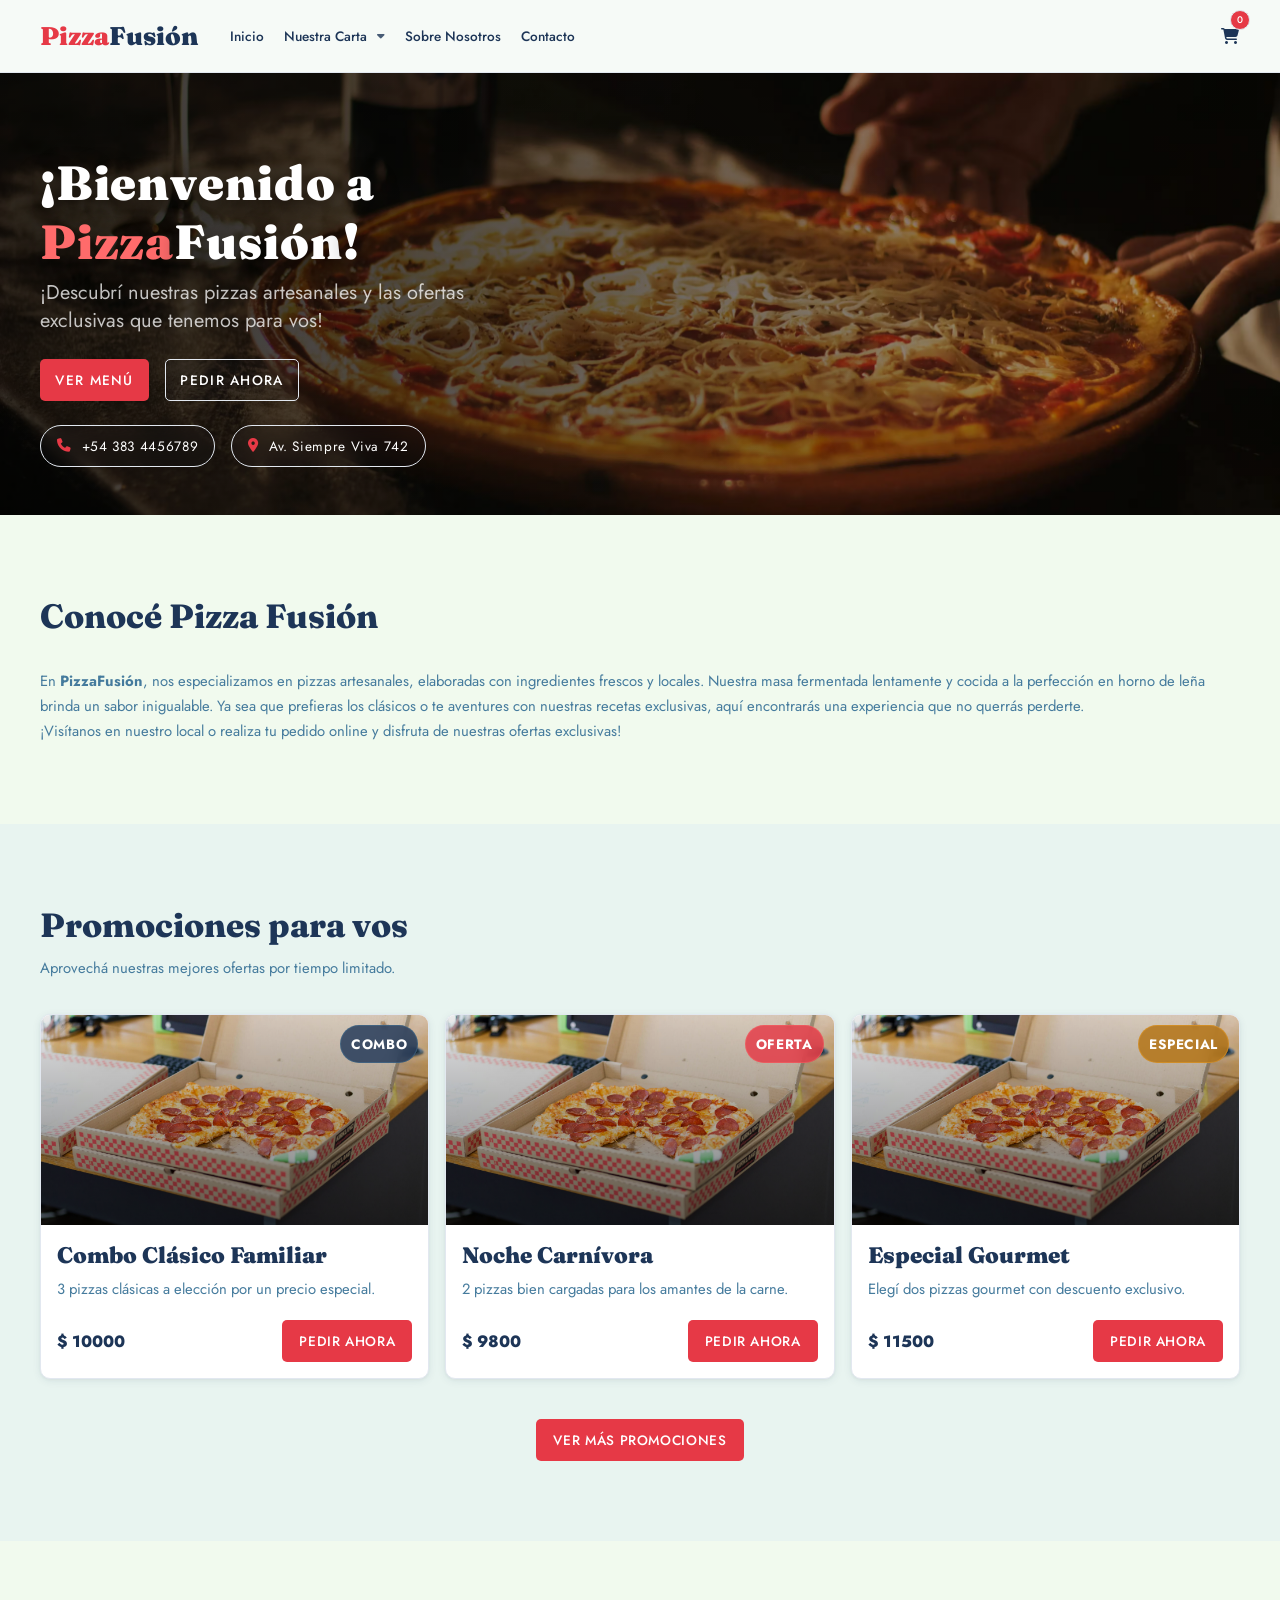
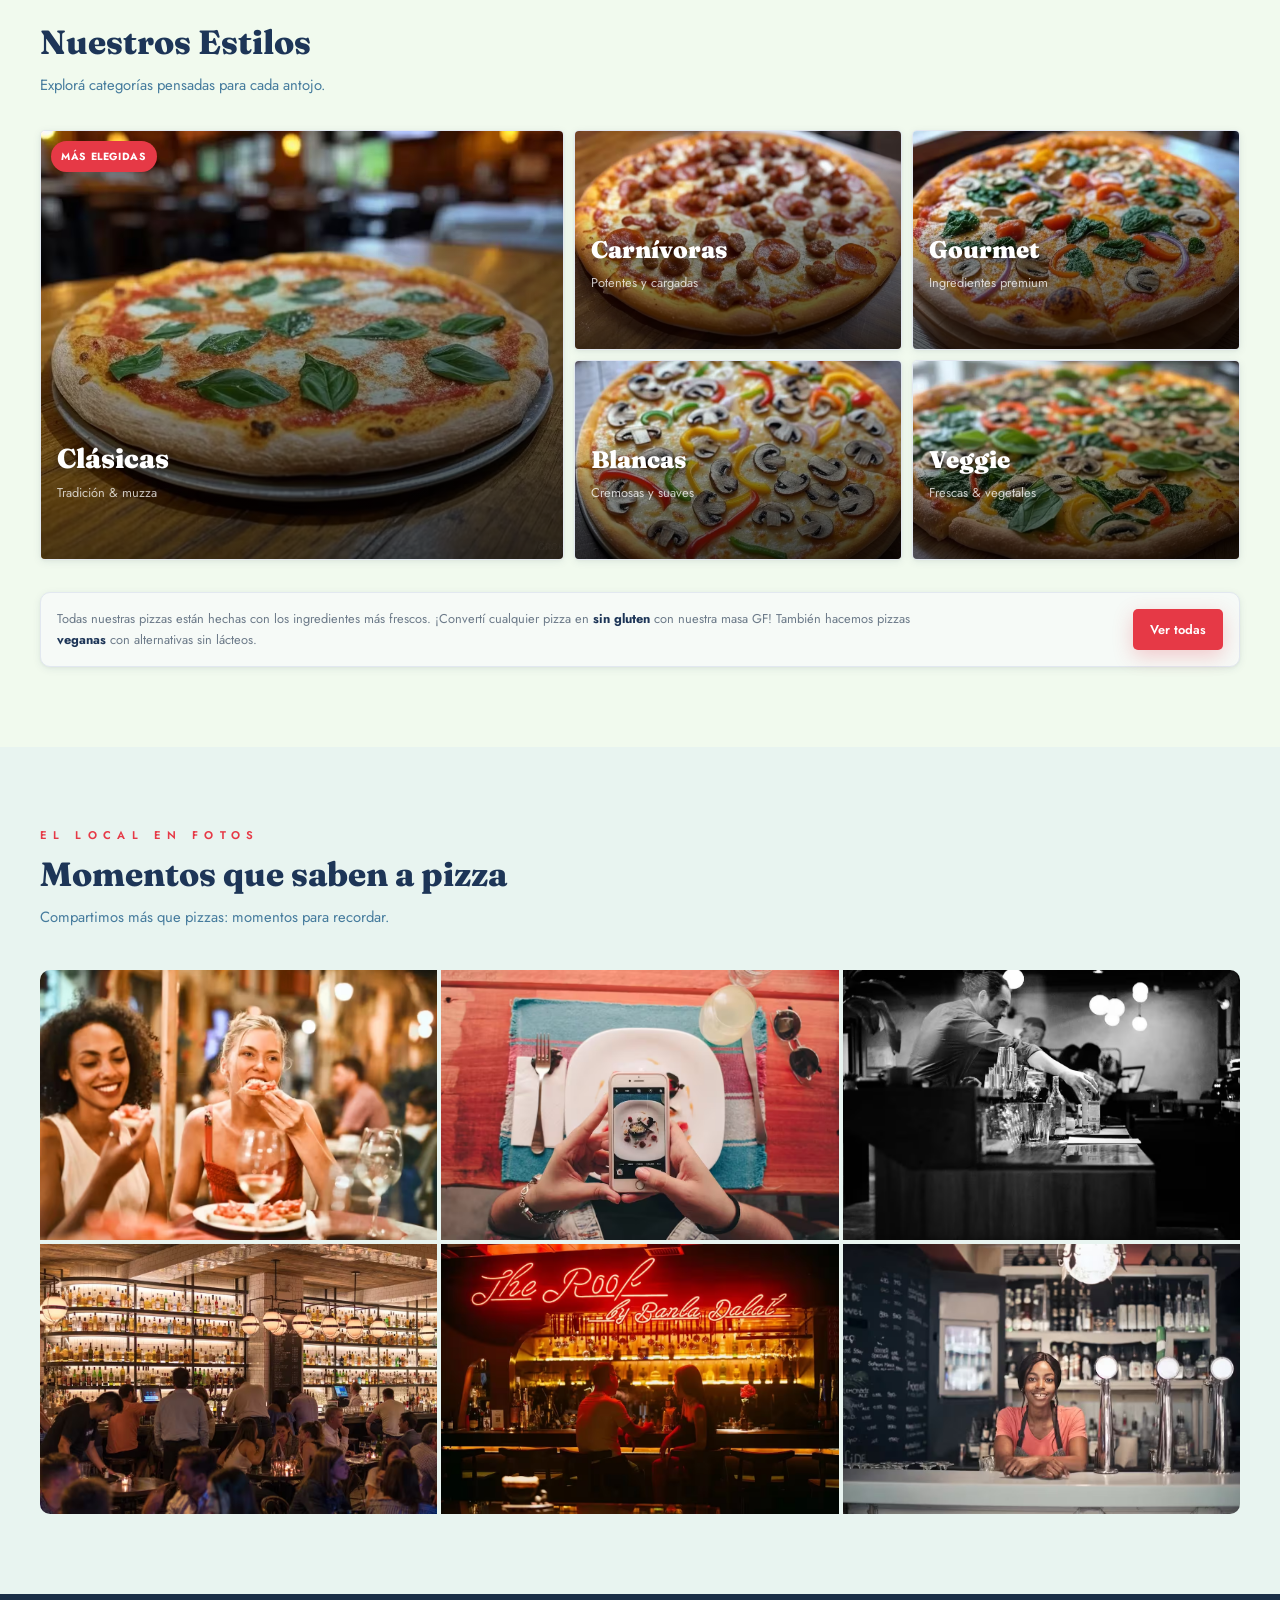
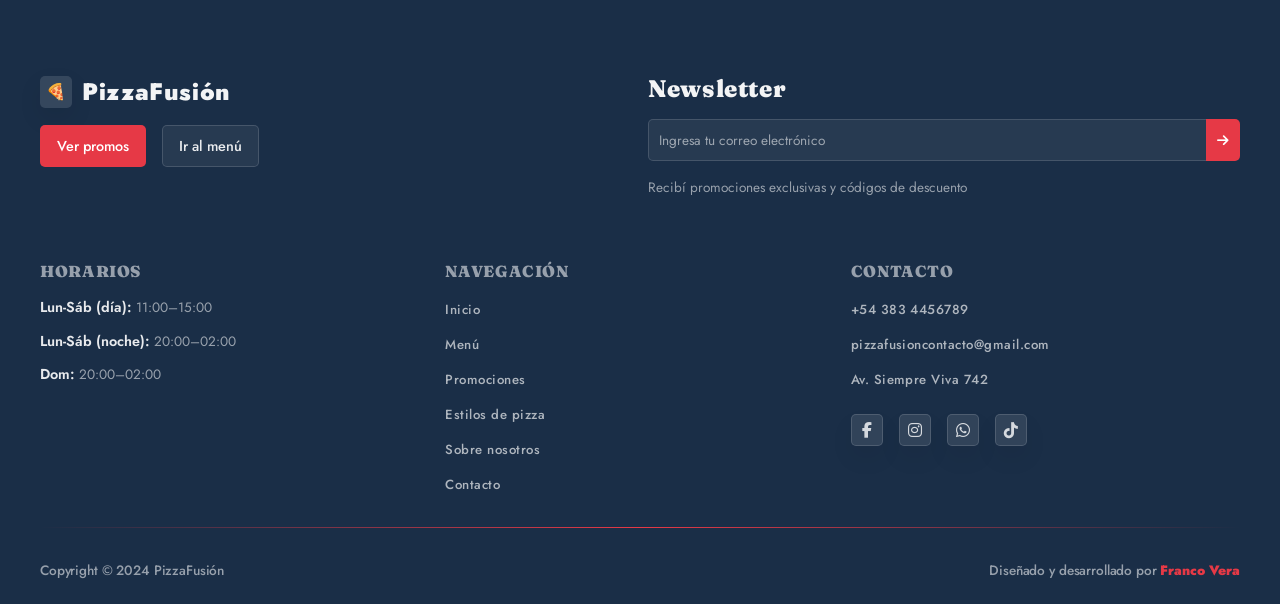
<file: index.html>
<!DOCTYPE html>
<html lang="es">

<head>
    <meta charset="UTF-8">
    <meta name="viewport" content="width=device-width, initial-scale=1.0">
    <title>¡Bienvenido a Pizza Fusión!</title>

    <!-- STYLES -->
    <link rel="stylesheet" href="css/core.css">
    <link rel="stylesheet" href="css/top-header.css">
    <link rel="stylesheet" href="css/footer.css">
    <link rel="stylesheet" href="css/home/hero.css">
    <link rel="stylesheet" href="css/home/promotions.css">
    <link rel="stylesheet" href="css/home/pizzaStyles.css">
    <link rel="stylesheet" href="css/home/contactHome.css">
    <link rel="stylesheet" href="css/home/gallery.css">

    <!-- SCRIPTS -->
    <script defer type="text/javascript" src="js/includes/includes.js"></script>
    <script defer type="text/javascript" src="js/includes/revealAnimation.js"></script>
    <script defer type="module" src="js/promotion/promotion.js"></script>
    <script defer type="module" src="js/pizzaStyles/pizzaStyles.js"></script>

    <!-- GOOGLE FONTS -->
    <link rel="preconnect" href="https://fonts.googleapis.com">
    <link rel="preconnect" href="https://fonts.gstatic.com" crossorigin>

    <!-- FONT AWESOME -->
    <link rel="stylesheet" href="https://cdnjs.cloudflare.com/ajax/libs/font-awesome/6.6.0/css/all.min.css"
        integrity="sha512-Kc323vGBEqzTmouAECnVceyQqyqdsSiqLQISBL29aUW4U/M7pSPA/gEUZQqv1cwx4OnYxTxve5UMg5GT6L4JJg=="
        crossorigin="anonymous" referrerpolicy="no-referrer" />
</head>

<body>
    <header class="top-header">
        <div class="top-header-inner container">
            <div class="top-header-inner-left">
                <button type="button" class="menu-toggle-btn" id="menu-toggle-btn" aria-controls="mobile-nav"
                    aria-label="Abrir menú de navegación" aria-expanded="false">
                    <i class="fa-solid fa-bars"></i>
                </button>

                <a href="index.html" class="logo" title="Ir al inicio" aria-label="PF - Ir al inicio">
                    <span aria-hidden="true">
                        <span>Pizza</span><span>Fusión</span>
                    </span>
                </a>

                <nav class="desktop-nav" id="desktop-nav" aria-label="Menú principal">
                    <ul class="desktop-nav-list">
                        <li><a href="index.html" class="desktop-nav-link" title="Ir al inicio">Inicio</a></li>

                        <li class="dropdown">
                            <a href="views/menu.html" class="desktop-nav-link dropdown-toggle"
                                title="Explora nuestro menú">Nuestra carta <i class="fa-solid fa-caret-down"></i></a>
                            <ul class="dropdown-list">
                                <li><a href="views/menu.html">Carta completa</a></li>
                                <li><a href="index.html#promotions">Promociones</a></li>
                                <li><a href="index.html#styles">Nuestros estilos</a></li>
                            </ul>
                        </li>

                        <li><a href="views/about.html" class="desktop-nav-link" title="Conoce nuestra historia">Sobre
                                Nosotros</a></li>

                        <li><a href="views/contact.html" class="desktop-nav-link" title="Contáctanos">Contacto</a></li>
                    </ul>
                </nav>
            </div>

            <div class="cart-wrapper">
                <a href="views/carrito.html" class="cart-link" id="btn-cart"
                    aria-label="Carrito de compras (0 productos)">
                    <i class="fa-solid fa-shopping-cart" aria-hidden="true"></i>
                </a>
                <span id="cart-count" aria-hidden="true">0</span>
            </div>
        </div>

        <nav class="mobile-nav" id="mobile-nav" aria-label="Menú móvil" aria-hidden="true">
            <ul class="mobile-nav-list">
                <li><a href="index.html" class="mobile-nav-link">Inicio</a></li>
                <li><a href="views/menu.html" class="mobile-nav-link">Menú</a></li>
                <li><a href="index.html#promotions" class="mobile-nav-link">Promociones</a></li>
                <li><a href="index.html#styles" class="mobile-nav-link">Estilos</a></li>
                <li><a href="views/about.html" class="mobile-nav-link">Sobre Nosotros</a></li>
                <li><a href="views/contact.html" class="mobile-nav-link">Contacto</a></li>
            </ul>
        </nav>
    </header>

    <main>
        <section class="hero-section">
            <div class="hero-content">
                <h2 class="hero-title">
                    ¡Bienvenido a </br>
                    <span>Pizza</span><span>Fusión</span>!
                </h2>

                <p class="hero-subtitle">
                    ¡Descubrí nuestras pizzas artesanales y las ofertas exclusivas que tenemos para vos!
                </p>

                <div class="hero-actions">
                    <a href="views/menu.html" class="cta-hero-menu" id="cta-hero-menu" title="Explora nuestro menú">
                        Ver menú
                    </a>

                    <a href="#" class="cta-hero-order" id="cta-hero-order" title="Realiza tu pedido ya mismo">
                        Pedir ahora
                    </a>
                </div>

                <ul class="hero-meta">
                    <li>
                        <i class="fa-solid fa-phone" aria-hidden="true"></i>
                        <span>+54 383 4456789</span>
                    </li>

                    <li>
                        <i class="fa-solid fa-location-dot" aria-hidden="true"></i>
                        <span>Av. Siempre Viva 742</span>
                    </li>
                </ul>
            </div>
        </section>

        <section class="container section">
            <header class="section-header">
                <h2 class="section-title">Conocé Pizza Fusión</h2>
            </header>
            <div class="section-subtitle prose">
                <p class="reveal">
                    En <strong>PizzaFusión</strong>, nos especializamos en pizzas artesanales, elaboradas con
                    ingredientes frescos y locales. Nuestra masa fermentada lentamente y cocida a la perfección en horno
                    de leña brinda un sabor inigualable. Ya sea que prefieras los clásicos o te aventures con nuestras
                    recetas exclusivas, aquí encontrarás una experiencia que no querrás perderte.
                </p>
                <p class="reveal">
                    ¡Visítanos en nuestro local o realiza tu pedido online y disfruta de nuestras ofertas
                    exclusivas!
                </p>
            </div>
        </section>

        <!-- <div class="divider-container">
            <hr class="divider">
        </div> -->

        <section class="container section section-alt" id="promotions">
            <header class="section-header">
                <h2 class="section-title">
                    Promociones para vos
                </h2>

                <p class="section-subtitle">
                    Aprovechá nuestras mejores ofertas por tiempo limitado.
                </p>
            </header>

            <div class="promotions-grid" id="promotions-grid" aria-live="polite"></div>

            <div class="promotions-more">
                <button id="load-more-promotions" class="promotion-btn">
                    Ver más promociones
                </button>
            </div>
        </section>

        <!-- <div class="divider-container">
            <hr class="divider">
        </div> -->

        <section class="container section" id="styles">
            <header class="section-header">
                <h2 class="section-title">Nuestros Estilos </h2>
                <p class="section-subtitle">
                    Explorá categorías pensadas para cada antojo.
                </p>
            </header>

            <div class="styles-container" id="styles-container"></div>

            <footer class="styles-section-footer">
                <p>
                    Todas nuestras pizzas están hechas con los ingredientes más frescos.
                    ¡Convertí cualquier pizza en <strong>sin gluten</strong> con nuestra masa GF!
                    También hacemos pizzas <strong>veganas</strong> con alternativas sin lácteos.
                </p>

                <a href="views/menu.html" class="styles-btn" id="styles-btn" title="Explora nuestro menú">
                    Ver todas
                </a>
            </footer>
        </section>

        <!-- ======================================= -->
        <!-- 6. GALERÍA                              -->
        <!--    Tu grid, con hover refinado          -->
        <!-- ======================================= -->
        <section class="about-gallery section section-alt" aria-labelledby="gallery-title">
            <div class="container">
                <header class="section-header">
                    <p class="eyebrow">El local en fotos</p>
                    <h2 class="section-title" id="gallery-title">Momentos que saben a pizza</h2>
                    <p class="section-subtitle">Compartimos más que pizzas: momentos para recordar.</p>
                </header>

                <div class="gallery-grid" role="list" aria-label="Galería de fotos">
                    <div class="gallery-item reveal" role="listitem">
                        <img src="img/gallery/galeria1.avif" alt="Ambiente del local de Pizza Fusión" loading="lazy">
                    </div>
                    <div class="gallery-item reveal" role="listitem">
                        <img src="img/gallery/galeria2.avif" alt="Pizza artesanal recién salida del horno"
                            loading="lazy">
                    </div>
                    <div class="gallery-item reveal" role="listitem">
                        <img src="img/gallery/galeria3.avif" alt="Ingredientes frescos del día" loading="lazy">
                    </div>
                    <div class="gallery-item reveal" role="listitem">
                        <img src="img/gallery/galeria4.avif" alt="Nuestro equipo trabajando" loading="lazy">
                    </div>
                    <div class="gallery-item reveal" role="listitem">
                        <img src="img/gallery/galeria5.avif" alt="Detalle del horno de leña" loading="lazy">
                    </div>
                    <div class="gallery-item reveal" role="listitem">
                        <img src="img/gallery/galeria6.avif" alt="Clientes disfrutando en el local" loading="lazy">
                    </div>
                </div>
            </div>
        </section>

        <!-- <div class="divider-container">
            <hr class="divider">
        </div>

        <section class="container section" id="contact">
            <header class="section-header">
                <h2 class="section-title">¿Dónde estamos?</h2>

                <p class="section-subtitle">
                    Visitanos en nuestro local o comunicate con nosotros para pedidos y
                    consultas.
                </p>
            </header>

            <div class="contact-container">
                <div class="contact-info">
                    <ul class="contact-list">
                        <li class="contact-list-item">
                            <i class="fa-solid fa-phone" aria-hidden="true"></i>
                            <a href="tel:+543834456789" class="contact-link">+54 383 4456789</a>
                        </li>

                        <li class="contact-list-item">
                            <i class="fa-solid fa-location-dot" aria-hidden="true"></i>
                            <a href="https://maps.google.com/?q=Av.%20Siempre%20Viva%20742" class="contact-link"
                                target="_blank" rel="noopener">
                                Av. Siempre Viva 742
                            </a>
                        </li>

                        <li class="contact-list-item">
                            <i class="fa-solid fa-envelope" aria-hidden="true"></i>
                            <a href="mailto:pizzafusioncontacto@gmail.com"
                                class="contact-link">pizzafusioncontacto@gmail.com</a>
                        </li>

                        <li class="contact-list-item contact-list-item-hours">
                            <i class="fa-solid fa-clock" aria-hidden="true"></i>
                            <div class="contact-hours">
                                <span><strong>Lun-Sáb:</strong> 11:00-15:00 / 20:00-02:00</span>
                                <span><strong>Dom:</strong> 20:00-02:00</span>
                            </div>
                        </li>
                    </ul>
                </div>

                <div class="map-container">
                    <iframe title="Mapa - Pizza Fusión"
                        src="https://www.google.com/maps/embed?pb=!1m18!1m12!1m3!1d3272.002125362171!2d-56.13940532504875!3d-34.906396173544955!2m3!1f0!2f0!3f0!3m2!1i1024!2i768!4f13.1!3m3!1m2!1s0x959f8192b93a31fb%3A0xf4d36a7bf33d3bde!2sDomino%E2%80%99s%20Pizza!5e0!3m2!1ses!2sar!4v1726384369099!5m2!1ses!2sar"
                        width="600" height="360" style="border:0;" allowfullscreen="" loading="lazy"
                        referrerpolicy="no-referrer-when-downgrade">
                    </iframe>
                </div>
            </div>
        </section> -->
    </main>

    <footer class="main-footer">
        <div class="container main-footer-content">
            <div class="main-footer-inner">
                <div class="main-footer-inner-top">
                    <div class="main-footer-branding">
                        <a href="index.html" class="footer-logo" aria-label="PizzaFusión - Inicio">
                            <span class="footer-logo-icon">🍕</span>
                            <span class="footer-logo-text">PizzaFusión</span>
                        </a>

                        <div class="footer-actions">
                            <a class="footer-action-btn action-btn-primary" href="#promotions">
                                Ver promos
                            </a>
                            <a class="footer-action-btn action-btn-ghost" href="views/menu.html">
                                Ir al menú
                            </a>
                        </div>
                    </div>

                    <div class="main-footer-newsletter">
                        <h3>Newsletter</h3>
                        <div class="newsletterr-email-container">
                            <input type="email" name="email-input" id="email-input"
                                placeholder="Ingresa tu correo electrónico" required />
                            <button type="button" id="btn-newsletter" aria-label="Suscribirse al newsletter"><i
                                    class="fa-solid fa-arrow-right"></i></button>
                        </div>
                        <p>Recibí promociones exclusivas y códigos de descuento</p>
                    </div>
                </div>

                <div class="main-footer-inner-bottom">
                    <div class="main-footer-hours">
                        <h3 class="footer-title">Horarios</h3>
                        <ul class="hours-list">
                            <li>
                                <span>Lun-Sáb (día):</span> 11:00–15:00
                            </li>
                            <li>
                                <span>Lun-Sáb (noche):</span> 20:00–02:00
                            </li>
                            <li>
                                <span>Dom:</span> 20:00–02:00
                            </li>
                        </ul>
                    </div>

                    <nav class="main-footer-nav">
                        <h3 class="footer-title">Navegación</h3>
                        <ul class="nav-footer-links">
                            <li>
                                <a href="index.html" title="Ir al inicio">Inicio</a>
                            </li>
                            <li>
                                <a href="menu.html" title="Explora nuestro menú">Menú</a>
                            </li>
                            <li>
                                <a href="#promotions" title="Conoce nuestras promociones">Promociones</a>
                            </li>
                            <li>
                                <a href="#styles" title="Conoce nuestra variedad de estilos">Estilos de pizza</a>
                            </li>
                            <li>
                                <a href="about.html">Sobre nosotros</a>
                            </li>
                            <li>
                                <a href="contact.html" title="Contáctanos">Contacto</a>
                            </li>
                        </ul>
                    </nav>

                    <div class="pf-footer__col">
                        <h3 class="footer-title">Contacto</h3>

                        <ul class="nav-footer-links">
                            <li>
                                <a href="tel:+543834456789">+54 383 4456789</a>
                            </li>
                            <li>
                                <a href="mailto:pizzafusioncontacto@gmail.com">pizzafusioncontacto@gmail.com</a>
                            </li>
                            <li>
                                <a href="https://maps.google.com/?q=Av.%20Siempre%20Viva%20742" target="_blank"
                                    rel="noopener">Av. Siempre Viva 742</a>
                            </li>
                        </ul>

                        <div class="pf-footer__social" aria-label="Redes sociales">
                            <a href="#" class="pf-iconBtn" aria-label="Facebook">
                                <i class="fa-brands fa-facebook-f" aria-hidden="true"></i>
                            </a>

                            <a href="#" class="pf-iconBtn" aria-label="Instagram">
                                <i class="fa-brands fa-instagram" aria-hidden="true"></i>
                            </a>

                            <a href="https://wa.me/543834456789" class="pf-iconBtn" aria-label="WhatsApp"
                                target="_blank" rel="noopener">
                                <i class="fa-brands fa-whatsapp" aria-hidden="true"></i>
                            </a>

                            <a href="#" class="pf-iconBtn" aria-label="TikTok">
                                <i class="fa-brands fa-tiktok" aria-hidden="true"></i>
                            </a>
                        </div>
                    </div>
                </div>
            </div>

            <hr class="footer-divider">

            <div class="final-page">
                <div class="copy">
                    <p>
                        Copyright © 2024 PizzaFusión
                    </p>
                </div>

                <div class="design">
                    <p>
                        Diseñado y desarrollado por <a href="https://mother-s-milk.github.io/Portfolio-FrancoD.Vera/"
                            target="_blank">Franco Vera</a>
                    </p>
                </div>
            </div>
        </div>
    </footer>
</body>
</html>
</file>
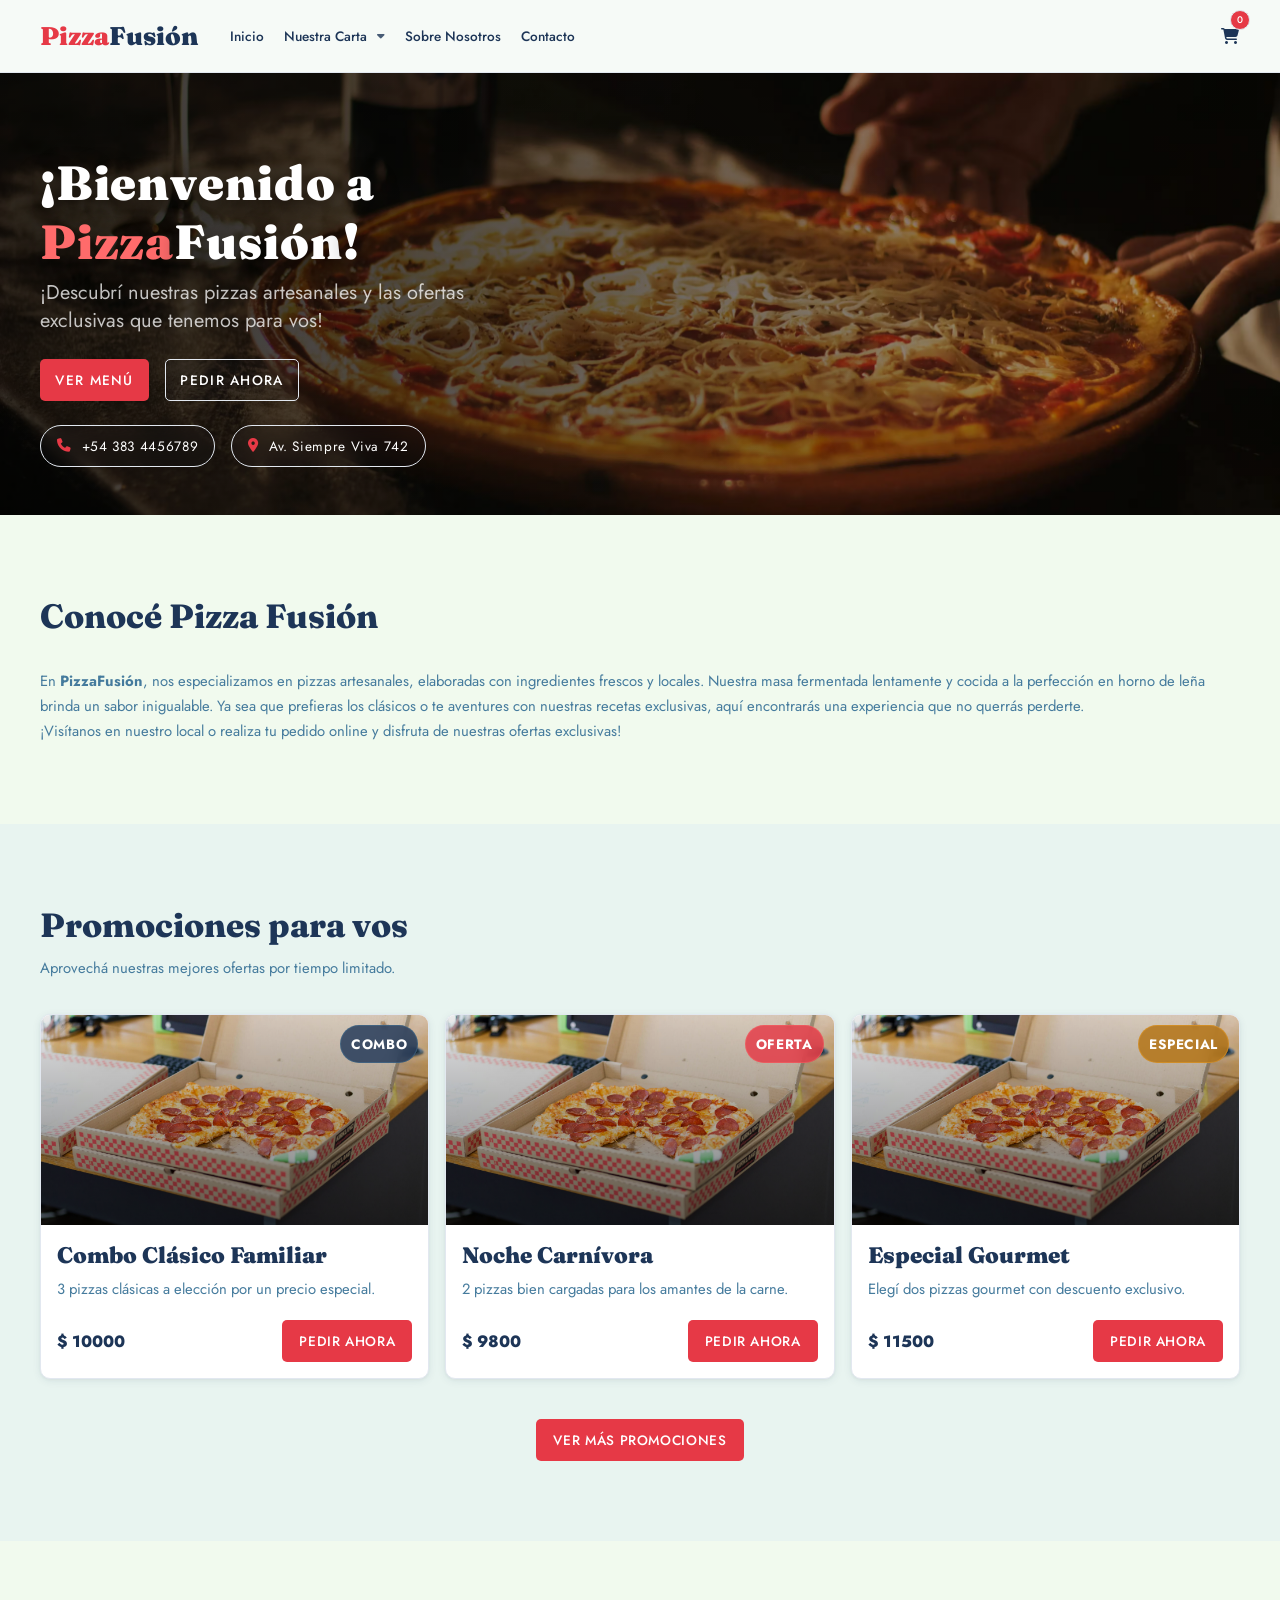
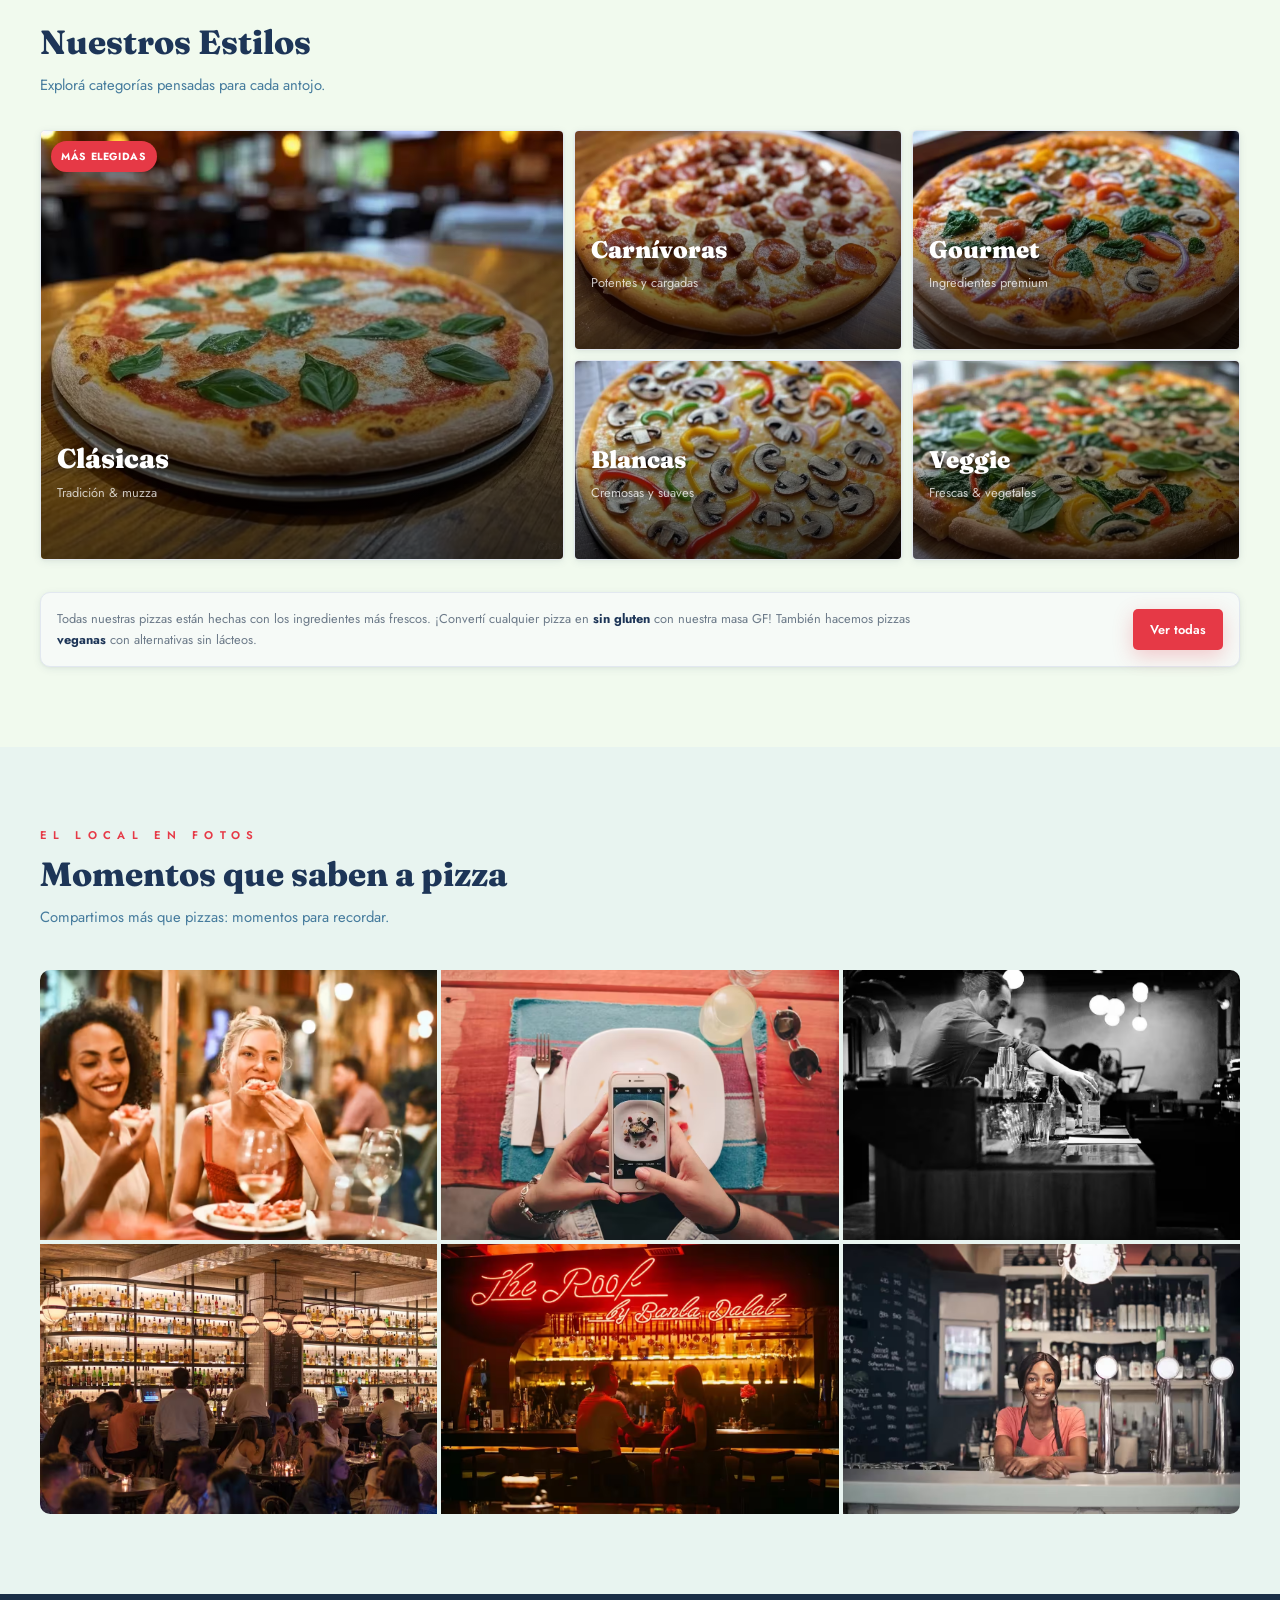
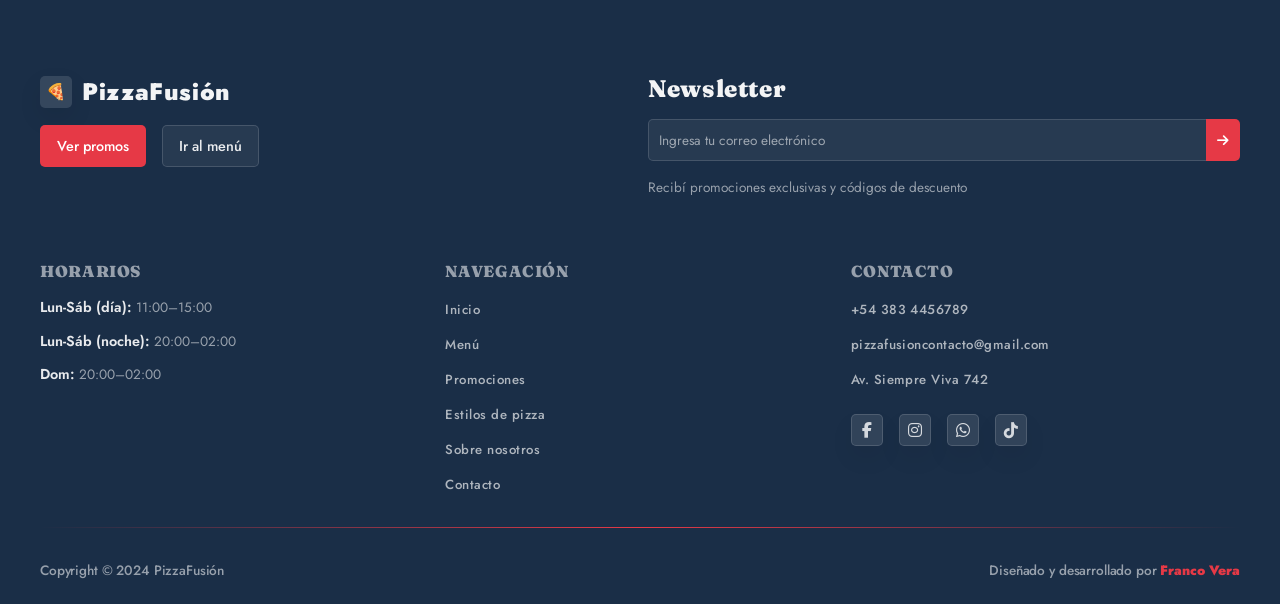
<file: home.html>
<!DOCTYPE html>
<html lang="es">

<head>
    <meta charset="UTF-8">
    <meta name="viewport" content="width=device-width, initial-scale=1.0">
    <title>¡Bienvenido a Pizza Fusión!</title>

    <!-- STYLES -->
    <link rel="stylesheet" href="css/core.css">
    <link rel="stylesheet" href="css/top-header.css">
    <link rel="stylesheet" href="css/footer.css">
    <link rel="stylesheet" href="css/home/hero.css">
    <link rel="stylesheet" href="css/home/promotions.css">
    <link rel="stylesheet" href="css/home/pizzaStyles.css">
    <link rel="stylesheet" href="css/home/contactHome.css">
    <link rel="stylesheet" href="css/home/gallery.css">

    <!-- SCRIPTS -->
    <script defer type="text/javascript" src="js/includes/includes.js"></script>
    <script defer type="text/javascript" src="js/includes/revealAnimation.js"></script>
    <script defer type="module" src="js/promotion/promotion.js"></script>
    <script defer type="module" src="js/pizzaStyles/pizzaStyles.js"></script>

    <!-- GOOGLE FONTS -->
    <link rel="preconnect" href="https://fonts.googleapis.com">
    <link rel="preconnect" href="https://fonts.gstatic.com" crossorigin>

    <!-- FONT AWESOME -->
    <link rel="stylesheet" href="https://cdnjs.cloudflare.com/ajax/libs/font-awesome/6.6.0/css/all.min.css"
        integrity="sha512-Kc323vGBEqzTmouAECnVceyQqyqdsSiqLQISBL29aUW4U/M7pSPA/gEUZQqv1cwx4OnYxTxve5UMg5GT6L4JJg=="
        crossorigin="anonymous" referrerpolicy="no-referrer" />
</head>

<body>
    <header class="top-header">
        <div class="top-header-inner container">
            <div class="top-header-inner-left">
                <button type="button" class="menu-toggle-btn" id="menu-toggle-btn" aria-controls="mobile-nav"
                    aria-label="Abrir menú de navegación" aria-expanded="false">
                    <i class="fa-solid fa-bars"></i>
                </button>

                <a href="home.html" class="logo" title="Ir al inicio" aria-label="PF - Ir al inicio">
                    <span aria-hidden="true">
                        <span>Pizza</span><span>Fusión</span>
                    </span>
                </a>

                <nav class="desktop-nav" id="desktop-nav" aria-label="Menú principal">
                    <ul class="desktop-nav-list">
                        <li><a href="home.html" class="desktop-nav-link" title="Ir al inicio">Inicio</a></li>

                        <li class="dropdown">
                            <a href="views/menu.html" class="desktop-nav-link dropdown-toggle"
                                title="Explora nuestro menú">Nuestra carta <i class="fa-solid fa-caret-down"></i></a>
                            <ul class="dropdown-list">
                                <li><a href="views/menu.html">Carta completa</a></li>
                                <li><a href="home.html#promotions">Promociones</a></li>
                                <li><a href="home.html#styles">Nuestros estilos</a></li>
                            </ul>
                        </li>

                        <li><a href="views/about.html" class="desktop-nav-link" title="Conoce nuestra historia">Sobre
                                Nosotros</a></li>

                        <li><a href="views/contact.html" class="desktop-nav-link" title="Contáctanos">Contacto</a></li>
                    </ul>
                </nav>
            </div>

            <div class="cart-wrapper">
                <a href="views/carrito.html" class="cart-link" id="btn-cart"
                    aria-label="Carrito de compras (0 productos)">
                    <i class="fa-solid fa-shopping-cart" aria-hidden="true"></i>
                </a>
                <span id="cart-count" aria-hidden="true">0</span>
            </div>
        </div>

        <nav class="mobile-nav" id="mobile-nav" aria-label="Menú móvil" aria-hidden="true">
            <ul class="mobile-nav-list">
                <li><a href="home.html" class="mobile-nav-link">Inicio</a></li>
                <li><a href="views/menu.html" class="mobile-nav-link">Menú</a></li>
                <li><a href="home.html#promotions" class="mobile-nav-link">Promociones</a></li>
                <li><a href="home.html#styles" class="mobile-nav-link">Estilos</a></li>
                <li><a href="views/about.html" class="mobile-nav-link">Sobre Nosotros</a></li>
                <li><a href="views/contact.html" class="mobile-nav-link">Contacto</a></li>
            </ul>
        </nav>
    </header>

    <main>
        <section class="hero-section">
            <div class="hero-content">
                <h2 class="hero-title">
                    ¡Bienvenido a </br>
                    <span>Pizza</span><span>Fusión</span>!
                </h2>

                <p class="hero-subtitle">
                    ¡Descubrí nuestras pizzas artesanales y las ofertas exclusivas que tenemos para vos!
                </p>

                <div class="hero-actions">
                    <a href="views/menu.html" class="cta-hero-menu" id="cta-hero-menu" title="Explora nuestro menú">
                        Ver menú
                    </a>

                    <a href="#" class="cta-hero-order" id="cta-hero-order" title="Realiza tu pedido ya mismo">
                        Pedir ahora
                    </a>
                </div>

                <ul class="hero-meta">
                    <li>
                        <i class="fa-solid fa-phone" aria-hidden="true"></i>
                        <span>+54 383 4456789</span>
                    </li>

                    <li>
                        <i class="fa-solid fa-location-dot" aria-hidden="true"></i>
                        <span>Av. Siempre Viva 742</span>
                    </li>
                </ul>
            </div>
        </section>

        <section class="container section">
            <header class="section-header">
                <h2 class="section-title">Conocé Pizza Fusión</h2>
            </header>
            <div class="section-subtitle prose">
                <p class="reveal">
                    En <strong>PizzaFusión</strong>, nos especializamos en pizzas artesanales, elaboradas con
                    ingredientes frescos y locales. Nuestra masa fermentada lentamente y cocida a la perfección en horno
                    de leña brinda un sabor inigualable. Ya sea que prefieras los clásicos o te aventures con nuestras
                    recetas exclusivas, aquí encontrarás una experiencia que no querrás perderte.
                </p>
                <p class="reveal">
                    ¡Visítanos en nuestro local o realiza tu pedido online y disfruta de nuestras ofertas
                    exclusivas!
                </p>
            </div>
        </section>

        <!-- <div class="divider-container">
            <hr class="divider">
        </div> -->

        <section class="container section section-alt" id="promotions">
            <header class="section-header">
                <h2 class="section-title">
                    Promociones para vos
                </h2>

                <p class="section-subtitle">
                    Aprovechá nuestras mejores ofertas por tiempo limitado.
                </p>
            </header>

            <div class="promotions-grid" id="promotions-grid" aria-live="polite"></div>

            <div class="promotions-more">
                <button id="load-more-promotions" class="promotion-btn">
                    Ver más promociones
                </button>
            </div>
        </section>

        <!-- <div class="divider-container">
            <hr class="divider">
        </div> -->

        <section class="container section" id="styles">
            <header class="section-header">
                <h2 class="section-title">Nuestros Estilos </h2>
                <p class="section-subtitle">
                    Explorá categorías pensadas para cada antojo.
                </p>
            </header>

            <div class="styles-container" id="styles-container"></div>

            <footer class="styles-section-footer">
                <p>
                    Todas nuestras pizzas están hechas con los ingredientes más frescos.
                    ¡Convertí cualquier pizza en <strong>sin gluten</strong> con nuestra masa GF!
                    También hacemos pizzas <strong>veganas</strong> con alternativas sin lácteos.
                </p>

                <a href="views/menu.html" class="styles-btn" id="styles-btn" title="Explora nuestro menú">
                    Ver todas
                </a>
            </footer>
        </section>

        <!-- ======================================= -->
        <!-- 6. GALERÍA                              -->
        <!--    Tu grid, con hover refinado          -->
        <!-- ======================================= -->
        <section class="about-gallery section section-alt" aria-labelledby="gallery-title">
            <div class="container">
                <header class="section-header">
                    <p class="eyebrow">El local en fotos</p>
                    <h2 class="section-title" id="gallery-title">Momentos que saben a pizza</h2>
                    <p class="section-subtitle">Compartimos más que pizzas: momentos para recordar.</p>
                </header>

                <div class="gallery-grid" role="list" aria-label="Galería de fotos">
                    <div class="gallery-item reveal" role="listitem">
                        <img src="img/gallery/galeria1.avif" alt="Ambiente del local de Pizza Fusión" loading="lazy">
                    </div>
                    <div class="gallery-item reveal" role="listitem">
                        <img src="img/gallery/galeria2.avif" alt="Pizza artesanal recién salida del horno"
                            loading="lazy">
                    </div>
                    <div class="gallery-item reveal" role="listitem">
                        <img src="img/gallery/galeria3.avif" alt="Ingredientes frescos del día" loading="lazy">
                    </div>
                    <div class="gallery-item reveal" role="listitem">
                        <img src="img/gallery/galeria4.avif" alt="Nuestro equipo trabajando" loading="lazy">
                    </div>
                    <div class="gallery-item reveal" role="listitem">
                        <img src="img/gallery/galeria5.avif" alt="Detalle del horno de leña" loading="lazy">
                    </div>
                    <div class="gallery-item reveal" role="listitem">
                        <img src="img/gallery/galeria6.avif" alt="Clientes disfrutando en el local" loading="lazy">
                    </div>
                </div>
            </div>
        </section>

        <!-- <div class="divider-container">
            <hr class="divider">
        </div>

        <section class="container section" id="contact">
            <header class="section-header">
                <h2 class="section-title">¿Dónde estamos?</h2>

                <p class="section-subtitle">
                    Visitanos en nuestro local o comunicate con nosotros para pedidos y
                    consultas.
                </p>
            </header>

            <div class="contact-container">
                <div class="contact-info">
                    <ul class="contact-list">
                        <li class="contact-list-item">
                            <i class="fa-solid fa-phone" aria-hidden="true"></i>
                            <a href="tel:+543834456789" class="contact-link">+54 383 4456789</a>
                        </li>

                        <li class="contact-list-item">
                            <i class="fa-solid fa-location-dot" aria-hidden="true"></i>
                            <a href="https://maps.google.com/?q=Av.%20Siempre%20Viva%20742" class="contact-link"
                                target="_blank" rel="noopener">
                                Av. Siempre Viva 742
                            </a>
                        </li>

                        <li class="contact-list-item">
                            <i class="fa-solid fa-envelope" aria-hidden="true"></i>
                            <a href="mailto:pizzafusioncontacto@gmail.com"
                                class="contact-link">pizzafusioncontacto@gmail.com</a>
                        </li>

                        <li class="contact-list-item contact-list-item-hours">
                            <i class="fa-solid fa-clock" aria-hidden="true"></i>
                            <div class="contact-hours">
                                <span><strong>Lun-Sáb:</strong> 11:00-15:00 / 20:00-02:00</span>
                                <span><strong>Dom:</strong> 20:00-02:00</span>
                            </div>
                        </li>
                    </ul>
                </div>

                <div class="map-container">
                    <iframe title="Mapa - Pizza Fusión"
                        src="https://www.google.com/maps/embed?pb=!1m18!1m12!1m3!1d3272.002125362171!2d-56.13940532504875!3d-34.906396173544955!2m3!1f0!2f0!3f0!3m2!1i1024!2i768!4f13.1!3m3!1m2!1s0x959f8192b93a31fb%3A0xf4d36a7bf33d3bde!2sDomino%E2%80%99s%20Pizza!5e0!3m2!1ses!2sar!4v1726384369099!5m2!1ses!2sar"
                        width="600" height="360" style="border:0;" allowfullscreen="" loading="lazy"
                        referrerpolicy="no-referrer-when-downgrade">
                    </iframe>
                </div>
            </div>
        </section> -->
    </main>

    <footer class="main-footer">
        <div class="container main-footer-content">
            <div class="main-footer-inner">
                <div class="main-footer-inner-top">
                    <div class="main-footer-branding">
                        <a href="home.html" class="footer-logo" aria-label="PizzaFusión - Inicio">
                            <span class="footer-logo-icon">🍕</span>
                            <span class="footer-logo-text">PizzaFusión</span>
                        </a>

                        <div class="footer-actions">
                            <a class="footer-action-btn action-btn-primary" href="#promotions">
                                Ver promos
                            </a>
                            <a class="footer-action-btn action-btn-ghost" href="views/menu.html">
                                Ir al menú
                            </a>
                        </div>
                    </div>

                    <div class="main-footer-newsletter">
                        <h3>Newsletter</h3>
                        <div class="newsletterr-email-container">
                            <input type="email" name="email-input" id="email-input"
                                placeholder="Ingresa tu correo electrónico" required />
                            <button type="button" id="btn-newsletter" aria-label="Suscribirse al newsletter"><i
                                    class="fa-solid fa-arrow-right"></i></button>
                        </div>
                        <p>Recibí promociones exclusivas y códigos de descuento</p>
                    </div>
                </div>

                <div class="main-footer-inner-bottom">
                    <div class="main-footer-hours">
                        <h3 class="footer-title">Horarios</h3>
                        <ul class="hours-list">
                            <li>
                                <span>Lun-Sáb (día):</span> 11:00–15:00
                            </li>
                            <li>
                                <span>Lun-Sáb (noche):</span> 20:00–02:00
                            </li>
                            <li>
                                <span>Dom:</span> 20:00–02:00
                            </li>
                        </ul>
                    </div>

                    <nav class="main-footer-nav">
                        <h3 class="footer-title">Navegación</h3>
                        <ul class="nav-footer-links">
                            <li>
                                <a href="home.html" title="Ir al inicio">Inicio</a>
                            </li>
                            <li>
                                <a href="menu.html" title="Explora nuestro menú">Menú</a>
                            </li>
                            <li>
                                <a href="#promotions" title="Conoce nuestras promociones">Promociones</a>
                            </li>
                            <li>
                                <a href="#styles" title="Conoce nuestra variedad de estilos">Estilos de pizza</a>
                            </li>
                            <li>
                                <a href="about.html">Sobre nosotros</a>
                            </li>
                            <li>
                                <a href="#contact" title="Contáctanos">Contacto</a>
                            </li>
                        </ul>
                    </nav>

                    <div class="pf-footer__col">
                        <h3 class="footer-title">Contacto</h3>

                        <ul class="nav-footer-links">
                            <li>
                                <a href="tel:+543834456789">+54 383 4456789</a>
                            </li>
                            <li>
                                <a href="mailto:pizzafusioncontacto@gmail.com">pizzafusioncontacto@gmail.com</a>
                            </li>
                            <li>
                                <a href="https://maps.google.com/?q=Av.%20Siempre%20Viva%20742" target="_blank"
                                    rel="noopener">Av. Siempre Viva 742</a>
                            </li>
                        </ul>

                        <div class="pf-footer__social" aria-label="Redes sociales">
                            <a href="#" class="pf-iconBtn" aria-label="Facebook">
                                <i class="fa-brands fa-facebook-f" aria-hidden="true"></i>
                            </a>

                            <a href="#" class="pf-iconBtn" aria-label="Instagram">
                                <i class="fa-brands fa-instagram" aria-hidden="true"></i>
                            </a>

                            <a href="https://wa.me/543834456789" class="pf-iconBtn" aria-label="WhatsApp"
                                target="_blank" rel="noopener">
                                <i class="fa-brands fa-whatsapp" aria-hidden="true"></i>
                            </a>

                            <a href="#" class="pf-iconBtn" aria-label="TikTok">
                                <i class="fa-brands fa-tiktok" aria-hidden="true"></i>
                            </a>
                        </div>
                    </div>
                </div>
            </div>

            <hr class="footer-divider">

            <div class="final-page">
                <div class="copy">
                    <p>
                        Copyright © 2024 PizzaFusión
                    </p>
                </div>

                <div class="design">
                    <p>
                        Diseñado y desarrollado por <a href="https://mother-s-milk.github.io/Portfolio-FrancoD.Vera/"
                            target="_blank">Franco Vera</a>
                    </p>
                </div>
            </div>
        </div>
    </footer>
</body>
</html>
</file>
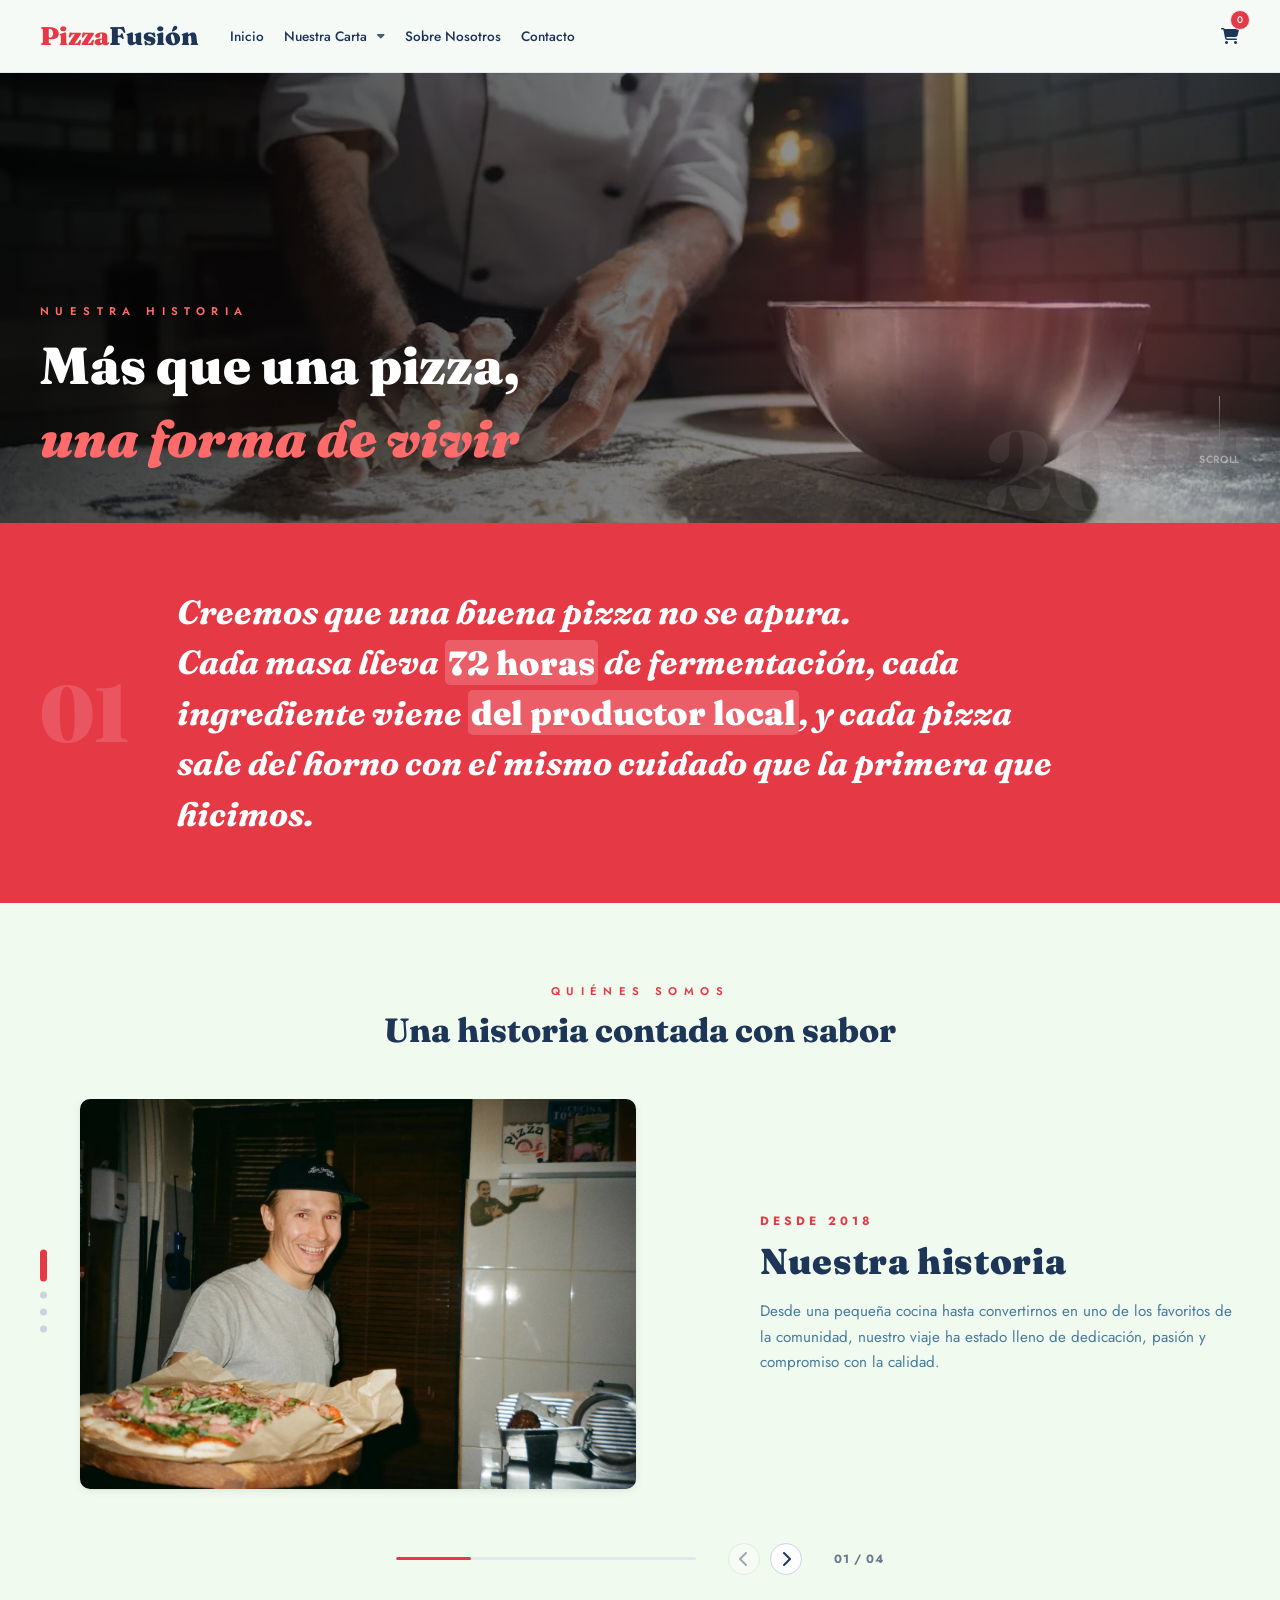
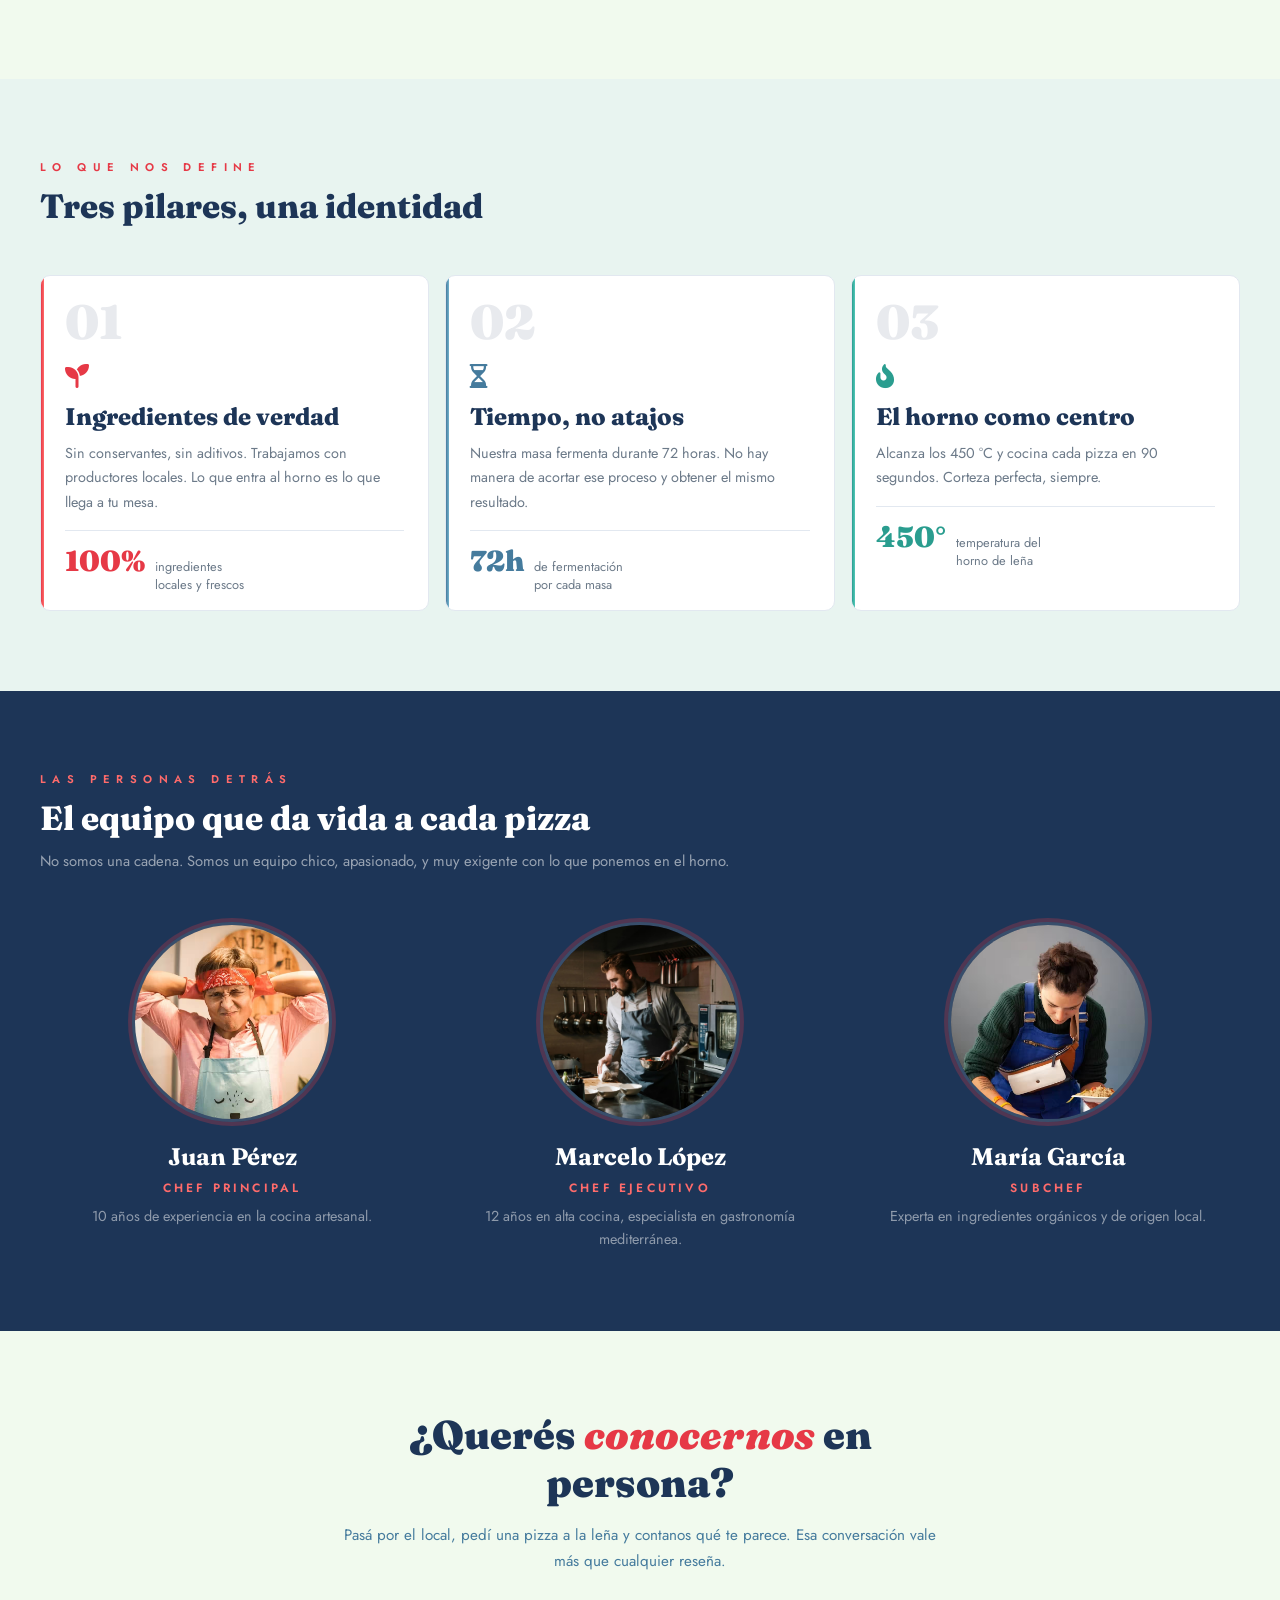
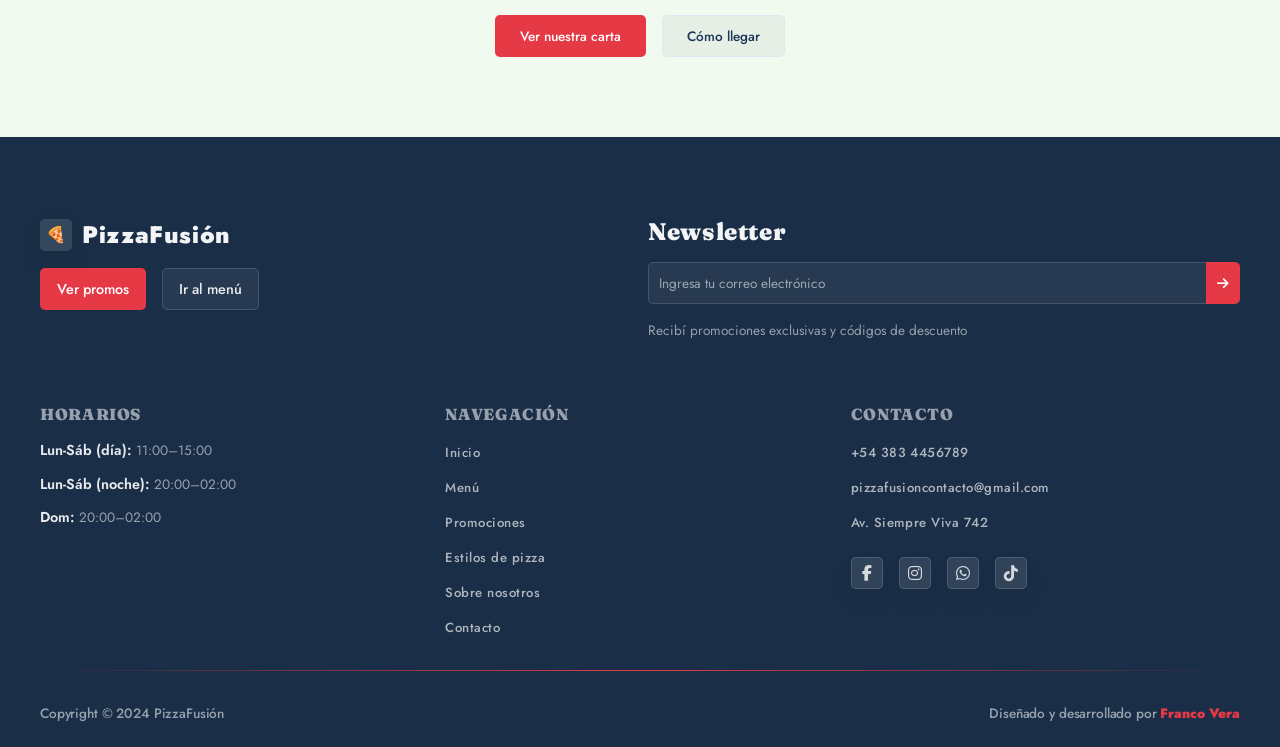
<file: views/about.html>
<!DOCTYPE html>
<html lang="es">

<head>
    <meta charset="UTF-8">
    <meta name="viewport" content="width=device-width, initial-scale=1.0">
    <title>Sobre nosotros | Pizza Fusión</title>

    <!-- STYLES -->
    <link rel="stylesheet" href="../css/core.css">
    <link rel="stylesheet" href="../css/top-header.css">
    <link rel="stylesheet" href="../css/footer.css">
    <link rel="stylesheet" href="../css/about/about.css">
    <link rel="stylesheet" href="../css/about/about-story.css">

    <!-- SCRIPTS -->
    <script defer type="text/javascript" src="../js/includes/includes.js"></script>
    <script defer type="text/javascript" src="../js/includes/revealAnimation.js"></script>
    <script defer src="../js/about/about-story.js"></script>

    <!-- GOOGLE FONTS -->
    <link rel="preconnect" href="https://fonts.googleapis.com">
    <link rel="preconnect" href="https://fonts.gstatic.com" crossorigin>

    <!-- FONT AWESOME -->
    <link rel="stylesheet" href="https://cdnjs.cloudflare.com/ajax/libs/font-awesome/6.6.0/css/all.min.css"
        integrity="sha512-Kc323vGBEqzTmouAECnVceyQqyqdsSiqLQISBL29aUW4U/M7pSPA/gEUZQqv1cwx4OnYxTxve5UMg5GT6L4JJg=="
        crossorigin="anonymous" referrerpolicy="no-referrer" />
</head>

<body>

    <header class="top-header">
        <div class="top-header-inner container">
            <div class="top-header-inner-left">
                <button type="button" class="menu-toggle-btn" id="menu-toggle-btn" aria-controls="mobile-nav"
                    aria-label="Abrir menú de navegación" aria-expanded="false">
                    <i class="fa-solid fa-bars"></i>
                </button>

                <a href="../index.html" class="logo" title="Ir al inicio" aria-label="PF - Ir al inicio">
                    <span aria-hidden="true">
                        <span>Pizza</span><span>Fusión</span>
                    </span>
                </a>

                <nav class="desktop-nav" id="desktop-nav" aria-label="Menú principal">
                    <ul class="desktop-nav-list">
                        <li><a href="../index.html" class="desktop-nav-link" title="Ir al inicio">Inicio</a></li>

                        <li class="dropdown">
                            <a href="menu.html" class="desktop-nav-link dropdown-toggle"
                                title="Explora nuestro menú">Nuestra carta <i class="fa-solid fa-caret-down"></i></a>
                            <ul class="dropdown-list">
                                <li><a href="menu.html">Carta completa</a></li>
                                <li><a href="../index.html#promotions">Promociones</a></li>
                                <li><a href="../index.html#styles">Nuestros estilos</a></li>
                            </ul>
                        </li>

                        <li><a href="about.html" class="desktop-nav-link" title="Conoce nuestra historia">Sobre
                                Nosotros</a></li>

                        <li><a href="contact.html" class="desktop-nav-link" title="Contáctanos">Contacto</a></li>
                    </ul>
                </nav>
            </div>

            <div class="cart-wrapper">
                <a href="carrito.html" class="cart-link" id="btn-cart" aria-label="Carrito de compras (0 productos)">
                    <i class="fa-solid fa-shopping-cart" aria-hidden="true"></i>
                </a>
                <span id="cart-count" aria-hidden="true">0</span>
            </div>
        </div>

        <nav class="mobile-nav" id="mobile-nav" aria-label="Menú móvil" aria-hidden="true">
            <ul class="mobile-nav-list">
                <li><a href="../index.html" class="mobile-nav-link">Inicio</a></li>
                <li><a href="menu.html" class="mobile-nav-link">Menú</a></li>
                <li><a href="../index.html#promotions" class="mobile-nav-link">Promociones</a></li>
                <li><a href="../index.html#styles" class="mobile-nav-link">Estilos</a></li>
                <li><a href="about.html" class="mobile-nav-link">Sobre Nosotros</a></li>
                <li><a href="contact.html" class="mobile-nav-link">Contacto</a></li>
            </ul>
        </nav>
    </header>

    <main>
        <!-- ======================================= -->
        <!-- 1. HERO — reemplaza heading-page        -->
        <!--    Tu imagen sigue como fondo           -->
        <!-- ======================================= -->
        <section class="about-hero" style="background-image: url('../img/headings/encabezado-nosotros.webp');"
            aria-label="Presentación">
            <div class="about-hero__content">
                <p class="eyebrow">Nuestra historia</p>
                <h1 class="about-hero__title">
                    Más que una pizza,<br>
                    <em>una forma de vivir</em>
                </h1>
            </div>

            <div class="about-hero__scroll" aria-hidden="true">
                <div class="about-hero__scroll-line"></div>
                <span>Scroll</span>
            </div>

            <span class="about-hero__year" aria-hidden="true">2026</span>
        </section>


        <!-- ======================================= -->
        <!-- 2. MANIFIESTO                           -->
        <!-- ======================================= -->
        <section class="about-manifesto" aria-label="Nuestro manifiesto">
            <span class="about-manifesto__index" aria-hidden="true">01</span>
            <blockquote class="about-manifesto__text">
                Creemos que una buena pizza no se apura.<br>
                Cada masa lleva <strong>72 horas</strong> de fermentación,
                cada ingrediente viene <strong>del productor local</strong>,
                y cada pizza sale del horno con el mismo cuidado
                que la primera que hicimos.
            </blockquote>
        </section>


        <!-- ================================================
            SECCIÓN 3 — STEPPED STORY VIEWER
            Reemplaza <section class="about-cards ...">
        ================================================ -->
        <section class="section story-section" aria-labelledby="story-heading" id="story">
            <!-- Header opcional — podés quitarlo si preferís ir directo a las cards -->
            <div class="story-section__header">
                <p class="eyebrow">Quiénes somos</p>
                <h2 class="section-title" id="story-heading">Una historia contada con sabor</h2>
            </div>

            <!-- Indicador lateral -->
            <nav class="story-nav" id="storyNav" aria-label="Navegar entre secciones"></nav>

            <!-- Track de slides -->
            <div class="story-track" id="storyTrack">
                <!-- Slide 1: Historia -->
                <article class="story-slide is-active" role="tabpanel" aria-labelledby="story-title-1">
                    <div class="story-slide__img">
                        <img src="../img/about/nosotros1.avif" alt="El local de Pizza Fusión en sus inicios" loading="lazy">
                    </div>
                    <div class="story-slide__text">
                        <span class="story-slide__eyebrow">Desde 2018</span>
                        <h3 class="story-slide__title" id="story-title-1">Nuestra historia</h3>
                        <p class="story-slide__body">
                            Desde una pequeña cocina hasta convertirnos en uno de los favoritos de
                            la comunidad, nuestro viaje ha estado lleno de dedicación, pasión y
                            compromiso con la calidad.
                        </p>
                    </div>
                </article>

                <!-- Slide 2: Valores (imagen derecha) -->
                <article class="story-slide story-slide--reverse" role="tabpanel" aria-labelledby="story-title-2">
                    <div class="story-slide__img">
                        <img src="../img/about/ingredientes.avif" alt="Ingredientes frescos y locales" loading="lazy">
                    </div>
                    <div class="story-slide__text">
                        <span class="story-slide__eyebrow">Lo que nos define</span>
                        <h3 class="story-slide__title" id="story-title-2">Nuestros valores</h3>
                        <p class="story-slide__body">
                            En PizzaFusión creemos en la autenticidad de cada plato y en el uso de
                            ingredientes frescos y de origen local. Cada pizza refleja nuestro amor
                            por la cocina.
                        </p>
                    </div>
                </article>

                <!-- Slide 3: El proceso (imagen izquierda) -->
                <article class="story-slide" role="tabpanel" aria-labelledby="story-title-3">
                    <div class="story-slide__img">
                        <img src="../img/about/horno-leña.avif" alt="Nuestro horno de leña artesanal" loading="lazy">
                    </div>
                    <div class="story-slide__text">
                        <span class="story-slide__eyebrow">El corazón del local</span>
                        <h3 class="story-slide__title" id="story-title-3">El secreto detrás de nuestras pizzas</h3>
                        <p class="story-slide__body">
                            Todo comienza con nuestra receta de masa, que fermenta por horas, y
                            termina en el calor del horno de leña, aportando ese sabor ahumado único.
                        </p>
                    </div>
                </article>

                <!-- Slide 4: Sostenibilidad (imagen derecha) -->
                <article class="story-slide story-slide--reverse" role="tabpanel" aria-labelledby="story-title-4">
                    <div class="story-slide__img">
                        <img src="../img/about/sostenibilidad.avif" alt="Compromiso ambiental de Pizza Fusión" loading="lazy">
                    </div>
                    <div class="story-slide__text">
                        <span class="story-slide__eyebrow">Nuestro compromiso</span>
                        <h3 class="story-slide__title" id="story-title-4">Cuidamos el medio ambiente</h3>
                        <p class="story-slide__body">
                            Usamos envases ecológicos y trabajamos con productores locales para
                            garantizar ingredientes frescos y sostenibles.
                        </p>
                    </div>
                </article>
            </div> <!-- /story-track -->

            <!-- Footer: progreso + flechas + contador -->
            <div class="story-footer">
                <div class="story-progress" role="progressbar" aria-valuemin="1" aria-valuemax="4" aria-valuenow="1"
                    id="storyProgress">
                    <div class="story-progress__fill" id="storyFill"></div>
                </div>

                <div class="story-arrows">
                    <button type="button" class="story-arrow" id="storyPrev" aria-label="Sección anterior" disabled>
                        <i class="fa-solid fa-chevron-left" aria-hidden="true"></i>
                    </button>
                    <button type="button" class="story-arrow" id="storyNext" aria-label="Siguiente sección">
                        <i class="fa-solid fa-chevron-right" aria-hidden="true"></i>
                    </button>
                </div>

                <span class="story-counter" id="storyCounter" aria-live="polite">01 / 04</span>
            </div>
        </section>


        <!-- ======================================= -->
        <!-- 4. PILARES (nuevo bloque)               -->
        <!-- ======================================= -->
        <section class="about-pillars section section-alt" aria-labelledby="pillars-title">
            <div class="container">
                <header class="about-pillars__header">
                    <p class="eyebrow">Lo que nos define</p>
                    <h2 class="section-title" id="pillars-title">Tres pilares, una identidad</h2>
                </header>

                <div class="about-pillars__grid">
                    <article class="pillar-card reveal">
                        <span class="pillar-card__index" aria-hidden="true">01</span>
                        <div class="pillar-card__icon" aria-hidden="true">
                            <i class="fa-solid fa-seedling"></i>
                        </div>
                        <h3 class="pillar-card__title">Ingredientes de verdad</h3>
                        <p class="pillar-card__desc">
                            Sin conservantes, sin aditivos. Trabajamos con productores locales.
                            Lo que entra al horno es lo que llega a tu mesa.
                        </p>
                        <div class="pillar-card__stat">
                            <span class="pillar-card__stat-value">100%</span>
                            <span class="pillar-card__stat-label">ingredientes<br>locales y frescos</span>
                        </div>
                    </article>

                    <article class="pillar-card pillar-card--blue reveal">
                        <span class="pillar-card__index" aria-hidden="true">02</span>
                        <div class="pillar-card__icon" aria-hidden="true">
                            <i class="fa-regular fa-hourglass-half"></i>
                        </div>
                        <h3 class="pillar-card__title">Tiempo, no atajos</h3>
                        <p class="pillar-card__desc">
                            Nuestra masa fermenta durante 72 horas. No hay manera de acortar ese
                            proceso y obtener el mismo resultado.
                        </p>
                        <div class="pillar-card__stat">
                            <span class="pillar-card__stat-value">72h</span>
                            <span class="pillar-card__stat-label">de fermentación<br>por cada masa</span>
                        </div>
                    </article>

                    <article class="pillar-card pillar-card--teal reveal">
                        <span class="pillar-card__index" aria-hidden="true">03</span>
                        <div class="pillar-card__icon" aria-hidden="true">
                            <i class="fa-solid fa-fire-flame-curved"></i>
                        </div>
                        <h3 class="pillar-card__title">El horno como centro</h3>
                        <p class="pillar-card__desc">
                            Alcanza los 450 °C y cocina cada pizza en 90 segundos.
                            Corteza perfecta, siempre.
                        </p>
                        <div class="pillar-card__stat">
                            <span class="pillar-card__stat-value">450°</span>
                            <span class="pillar-card__stat-label">temperatura del<br>horno de leña</span>
                        </div>
                    </article>
                </div>
            </div>
        </section>


        <!-- ======================================= -->
        <!-- 5. EQUIPO                               -->
        <!--    Tus fotos reales, card mejorada      -->
        <!-- ======================================= -->
        <section class="about-team section" aria-labelledby="team-title">
            <div class="container">
                <header class="section-header">
                    <p class="eyebrow eyebrow--light">Las personas detrás</p>
                    <h2 class="section-title about-team__title" id="team-title">
                        El equipo que da vida a cada pizza
                    </h2>
                    <p class="section-subtitle about-team__subtitle">
                        No somos una cadena. Somos un equipo chico, apasionado,
                        y muy exigente con lo que ponemos en el horno.
                    </p>
                </header>

                <div class="about-team__grid">
                    <article class="team-card reveal">
                        <div class="team-card__img-wrapper">
                            <img src="../img/about/chef1.avif" alt="Juan Pérez, chef principal" loading="lazy">
                        </div>
                        <div class="team-card__body">
                            <h3 class="team-card__name">Juan Pérez</h3>
                            <p class="team-card__role">Chef Principal</p>
                            <p class="team-card__desc">
                                10 años de experiencia en la cocina artesanal.
                            </p>
                        </div>
                    </article>

                    <article class="team-card reveal">
                        <div class="team-card__img-wrapper">
                            <img src="../img/about/chef2.avif" alt="Marcelo López, chef ejecutivo" loading="lazy">
                        </div>
                        <div class="team-card__body">
                            <h3 class="team-card__name">Marcelo López</h3>
                            <p class="team-card__role">Chef Ejecutivo</p>
                            <p class="team-card__desc">
                                12 años en alta cocina, especialista en gastronomía mediterránea.
                            </p>
                        </div>
                    </article>

                    <article class="team-card reveal">
                        <div class="team-card__img-wrapper">
                            <img src="../img/about/chef3.avif" alt="María García, subchef" loading="lazy">
                        </div>
                        <div class="team-card__body">
                            <h3 class="team-card__name">María García</h3>
                            <p class="team-card__role">Subchef</p>
                            <p class="team-card__desc">
                                Experta en ingredientes orgánicos y de origen local.
                            </p>
                        </div>
                    </article>
                </div>
            </div>
        </section>


        <!-- ======================================= -->
        <!-- 7. CTA FINAL                            -->
        <!-- ======================================= -->
        <section class="about-cta section" aria-labelledby="cta-title">
            <div class="about-cta__inner reveal">
                <h2 class="about-cta__title" id="cta-title">
                    ¿Querés <em>conocernos</em> en persona?
                </h2>
                <p class="about-cta__sub">
                    Pasá por el local, pedí una pizza a la leña y contanos qué te parece.
                    Esa conversación vale más que cualquier reseña.
                </p>
                <div class="about-cta__actions">
                    <a href="menu.html" class="about-cta__btn about-cta__btn--primary" title="Ver carta completa">
                        Ver nuestra carta
                    </a>
                    <a href="contact.html" class="about-cta__btn about-cta__btn--ghost" title="Ver cómo llegar">
                        Cómo llegar
                    </a>
                </div>
            </div>
        </section>

    </main>

    <footer class="main-footer">
        <div class="container main-footer-content">
            <div class="main-footer-inner">
                <div class="main-footer-inner-top">
                    <div class="main-footer-branding">
                        <a href="../index.html" class="footer-logo" aria-label="PizzaFusión - Inicio">
                            <span class="footer-logo-icon">🍕</span>
                            <span class="footer-logo-text">PizzaFusión</span>
                        </a>

                        <div class="footer-actions">
                            <a class="footer-action-btn action-btn-primary" href="#promotions">
                                Ver promos
                            </a>
                            <a class="footer-action-btn action-btn-ghost" href="views/menu.html">
                                Ir al menú
                            </a>
                        </div>
                    </div>

                    <div class="main-footer-newsletter">
                        <h3>Newsletter</h3>
                        <div class="newsletterr-email-container">
                            <input type="email" name="email-input" id="email-input"
                                placeholder="Ingresa tu correo electrónico" required />
                            <button type="button" id="btn-newsletter" aria-label="Suscribirse al newsletter"><i
                                    class="fa-solid fa-arrow-right"></i></button>
                        </div>
                        <p>Recibí promociones exclusivas y códigos de descuento</p>
                    </div>
                </div>

                <div class="main-footer-inner-bottom">
                    <div class="main-footer-hours">
                        <h3 class="footer-title">Horarios</h3>
                        <ul class="hours-list">
                            <li>
                                <span>Lun-Sáb (día):</span> 11:00–15:00
                            </li>
                            <li>
                                <span>Lun-Sáb (noche):</span> 20:00–02:00
                            </li>
                            <li>
                                <span>Dom:</span> 20:00–02:00
                            </li>
                        </ul>
                    </div>

                    <nav class="main-footer-nav">
                        <h3 class="footer-title">Navegación</h3>
                        <ul class="nav-footer-links">
                            <li>
                                <a href="../index.html.html" title="Ir al inicio">Inicio</a>
                            </li>
                            <li>
                                <a href="menu.html" title="Explora nuestro menú">Menú</a>
                            </li>
                            <li>
                                <a href="../index.html#promotions" title="Conoce nuestras promociones">Promociones</a>
                            </li>
                            <li>
                                <a href="../index.html#styles" title="Conoce nuestra variedad de estilos">Estilos de pizza</a>
                            </li>
                            <li>
                                <a href="about.html">Sobre nosotros</a>
                            </li>
                            <li>
                                <a href="contact.html" title="Contáctanos">Contacto</a>
                            </li>
                        </ul>
                    </nav>

                    <div class="pf-footer__col">
                        <h3 class="footer-title">Contacto</h3>

                        <ul class="nav-footer-links">
                            <li>
                                <a href="tel:+543834456789">+54 383 4456789</a>
                            </li>
                            <li>
                                <a href="mailto:pizzafusioncontacto@gmail.com">pizzafusioncontacto@gmail.com</a>
                            </li>
                            <li>
                                <a href="https://maps.google.com/?q=Av.%20Siempre%20Viva%20742" target="_blank"
                                    rel="noopener">Av. Siempre Viva 742</a>
                            </li>
                        </ul>

                        <div class="pf-footer__social" aria-label="Redes sociales">
                            <a href="#" class="pf-iconBtn" aria-label="Facebook">
                                <i class="fa-brands fa-facebook-f" aria-hidden="true"></i>
                            </a>

                            <a href="#" class="pf-iconBtn" aria-label="Instagram">
                                <i class="fa-brands fa-instagram" aria-hidden="true"></i>
                            </a>

                            <a href="https://wa.me/543834456789" class="pf-iconBtn" aria-label="WhatsApp"
                                target="_blank" rel="noopener">
                                <i class="fa-brands fa-whatsapp" aria-hidden="true"></i>
                            </a>

                            <a href="#" class="pf-iconBtn" aria-label="TikTok">
                                <i class="fa-brands fa-tiktok" aria-hidden="true"></i>
                            </a>
                        </div>
                    </div>
                </div>
            </div>

            <hr class="footer-divider">

            <div class="final-page">
                <div class="copy">
                    <p>
                        Copyright © 2024 PizzaFusión
                    </p>
                </div>

                <div class="design">
                    <p>
                        Diseñado y desarrollado por <a href="https://mother-s-milk.github.io/Portfolio-FrancoD.Vera/"
                            target="_blank">Franco Vera</a>
                    </p>
                </div>
            </div>
        </div>
    </footer>
</body>
</html>
</file>
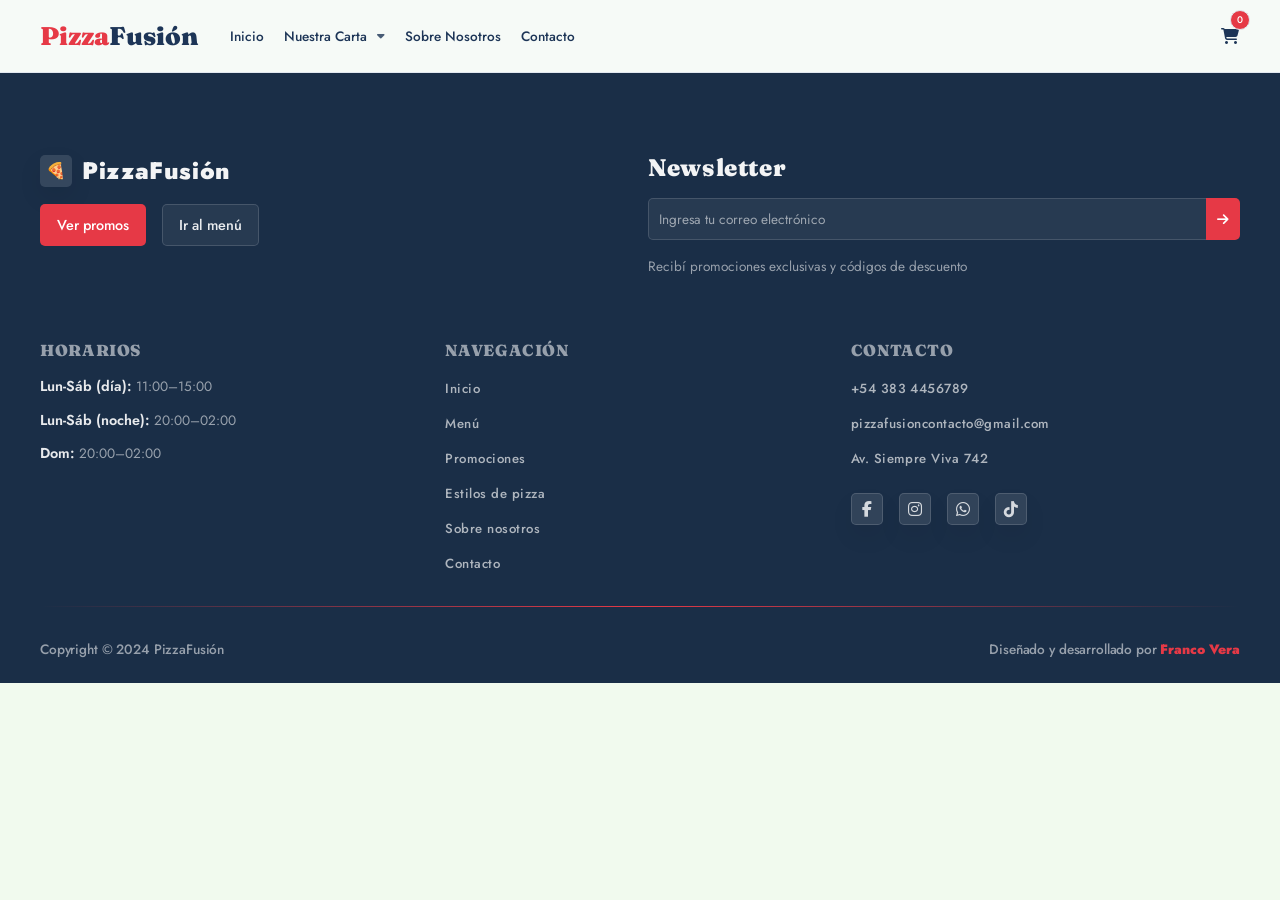
<file: views/carrito.html>
<!DOCTYPE html>
<html lang="es">

<head>
    <meta charset="UTF-8">
    <meta name="viewport" content="width=device-width, initial-scale=1.0">
    <title>Document</title>

    <!-- STYLES -->
    <link rel="stylesheet" href="../css/core.css" type="text/css">
    <link rel="stylesheet" href="../css/top-header.css" type="text/css">
    <link rel="stylesheet" href="../css/footer.css" type="text/css">

    <!-- SCRIPTS -->
    <script defer type="text/javascript" src="../js/includes/includes.js"></script>

    <!-- GOOGLE FONTS -->
    <link rel="preconnect" href="https://fonts.googleapis.com">
    <link rel="preconnect" href="https://fonts.gstatic.com" crossorigin>

    <!-- FONT AWESOME -->
    <link rel="stylesheet" href="https://cdnjs.cloudflare.com/ajax/libs/font-awesome/6.6.0/css/all.min.css"
        integrity="sha512-Kc323vGBEqzTmouAECnVceyQqyqdsSiqLQISBL29aUW4U/M7pSPA/gEUZQqv1cwx4OnYxTxve5UMg5GT6L4JJg=="
        crossorigin="anonymous" referrerpolicy="no-referrer" />
</head>

<body>
    <header class="top-header">
        <div class="top-header-inner container">
            <div class="top-header-inner-left">
                <button type="button" class="menu-toggle-btn" id="menu-toggle-btn" aria-controls="mobile-nav"
                    aria-label="Abrir menú de navegación" aria-expanded="false">
                    <i class="fa-solid fa-bars"></i>
                </button>

                <a href="../index.html" class="logo" title="Ir al inicio" aria-label="PF - Ir al inicio">
                    <span aria-hidden="true">
                        <span>Pizza</span><span>Fusión</span>
                    </span>
                </a>

                <nav class="desktop-nav" id="desktop-nav" aria-label="Menú principal">
                    <ul class="desktop-nav-list">
                        <li><a href="../index.html" class="desktop-nav-link" title="Ir al inicio">Inicio</a></li>

                        <li class="dropdown">
                            <a href="menu.html" class="desktop-nav-link dropdown-toggle"
                                title="Explora nuestro menú">Nuestra carta <i class="fa-solid fa-caret-down"></i></a>
                            <ul class="dropdown-list">
                                <li><a href="menu.html">Carta completa</a></li>
                                <li><a href="../index.html#promotions">Promociones</a></li>
                                <li><a href="../index.html#styles">Nuestros estilos</a></li>
                            </ul>
                        </li>

                        <li><a href="about.html" class="desktop-nav-link" title="Conoce nuestra historia">Sobre
                                Nosotros</a></li>

                        <li><a href="contact.html" class="desktop-nav-link" title="Contáctanos">Contacto</a></li>
                    </ul>
                </nav>
            </div>

            <div class="cart-wrapper">
                <a href="carrito.html" class="cart-link" id="btn-cart" aria-label="Carrito de compras (0 productos)">
                    <i class="fa-solid fa-shopping-cart" aria-hidden="true"></i>
                </a>
                <span id="cart-count" aria-hidden="true">0</span>
            </div>
        </div>

        <nav class="mobile-nav" id="mobile-nav" aria-label="Menú móvil" aria-hidden="true">
            <ul class="mobile-nav-list">
                <li><a href="../index.html" class="mobile-nav-link">Inicio</a></li>
                <li><a href="menu.html" class="mobile-nav-link">Menú</a></li>
                <li><a href="../index.html#promotions" class="mobile-nav-link">Promociones</a></li>
                <li><a href="../index.html#styles" class="mobile-nav-link">Estilos</a></li>
                <li><a href="about.html" class="mobile-nav-link">Sobre Nosotros</a></li>
                <li><a href="contact.html" class="mobile-nav-link">Contacto</a></li>
            </ul>
        </nav>
    </header>

    <footer class="main-footer">
        <div class="container main-footer-content">
            <div class="main-footer-inner">
                <div class="main-footer-inner-top">
                    <div class="main-footer-branding">
                        <a href="index.html" class="footer-logo" aria-label="PizzaFusión - Inicio">
                            <span class="footer-logo-icon">🍕</span>
                            <span class="footer-logo-text">PizzaFusión</span>
                        </a>

                        <div class="footer-actions">
                            <a class="footer-action-btn action-btn-primary" href="#promotions">
                                Ver promos
                            </a>
                            <a class="footer-action-btn action-btn-ghost" href="views/menu.html">
                                Ir al menú
                            </a>
                        </div>
                    </div>

                    <div class="main-footer-newsletter">
                        <h3>Newsletter</h3>
                        <div class="newsletterr-email-container">
                            <input type="email" name="email-input" id="email-input"
                                placeholder="Ingresa tu correo electrónico" required />
                            <button type="button" id="btn-newsletter" aria-label="Suscribirse al newsletter"><i
                                    class="fa-solid fa-arrow-right"></i></button>
                        </div>
                        <p>Recibí promociones exclusivas y códigos de descuento</p>
                    </div>
                </div>

                <div class="main-footer-inner-bottom">
                    <div class="main-footer-hours">
                        <h3 class="footer-title">Horarios</h3>
                        <ul class="hours-list">
                            <li>
                                <span>Lun-Sáb (día):</span> 11:00–15:00
                            </li>
                            <li>
                                <span>Lun-Sáb (noche):</span> 20:00–02:00
                            </li>
                            <li>
                                <span>Dom:</span> 20:00–02:00
                            </li>
                        </ul>
                    </div>

                    <nav class="main-footer-nav">
                        <h3 class="footer-title">Navegación</h3>
                        <ul class="nav-footer-links">
                            <li>
                                <a href="../index.html.html" title="Ir al inicio">Inicio</a>
                            </li>
                            <li>
                                <a href="menu.html" title="Explora nuestro menú">Menú</a>
                            </li>
                            <li>
                                <a href="../index.html#promotions" title="Conoce nuestras promociones">Promociones</a>
                            </li>
                            <li>
                                <a href="../index.html#styles" title="Conoce nuestra variedad de estilos">Estilos de pizza</a>
                            </li>
                            <li>
                                <a href="about.html">Sobre nosotros</a>
                            </li>
                            <li>
                                <a href="contact.html" title="Contáctanos">Contacto</a>
                            </li>
                        </ul>
                    </nav>

                    <div class="pf-footer__col">
                        <h3 class="footer-title">Contacto</h3>

                        <ul class="nav-footer-links">
                            <li>
                                <a href="tel:+543834456789">+54 383 4456789</a>
                            </li>
                            <li>
                                <a href="mailto:pizzafusioncontacto@gmail.com">pizzafusioncontacto@gmail.com</a>
                            </li>
                            <li>
                                <a href="https://maps.google.com/?q=Av.%20Siempre%20Viva%20742" target="_blank"
                                    rel="noopener">Av. Siempre Viva 742</a>
                            </li>
                        </ul>

                        <div class="pf-footer__social" aria-label="Redes sociales">
                            <a href="#" class="pf-iconBtn" aria-label="Facebook">
                                <i class="fa-brands fa-facebook-f" aria-hidden="true"></i>
                            </a>

                            <a href="#" class="pf-iconBtn" aria-label="Instagram">
                                <i class="fa-brands fa-instagram" aria-hidden="true"></i>
                            </a>

                            <a href="https://wa.me/543834456789" class="pf-iconBtn" aria-label="WhatsApp"
                                target="_blank" rel="noopener">
                                <i class="fa-brands fa-whatsapp" aria-hidden="true"></i>
                            </a>

                            <a href="#" class="pf-iconBtn" aria-label="TikTok">
                                <i class="fa-brands fa-tiktok" aria-hidden="true"></i>
                            </a>
                        </div>
                    </div>
                </div>
            </div>

            <hr class="footer-divider">

            <div class="final-page">
                <div class="copy">
                    <p>
                        Copyright © 2024 PizzaFusión
                    </p>
                </div>

                <div class="design">
                    <p>
                        Diseñado y desarrollado por <a href="https://mother-s-milk.github.io/Portfolio-FrancoD.Vera/"
                            target="_blank">Franco Vera</a>
                    </p>
                </div>
            </div>
        </div>
    </footer>
</body>
</html>
</file>
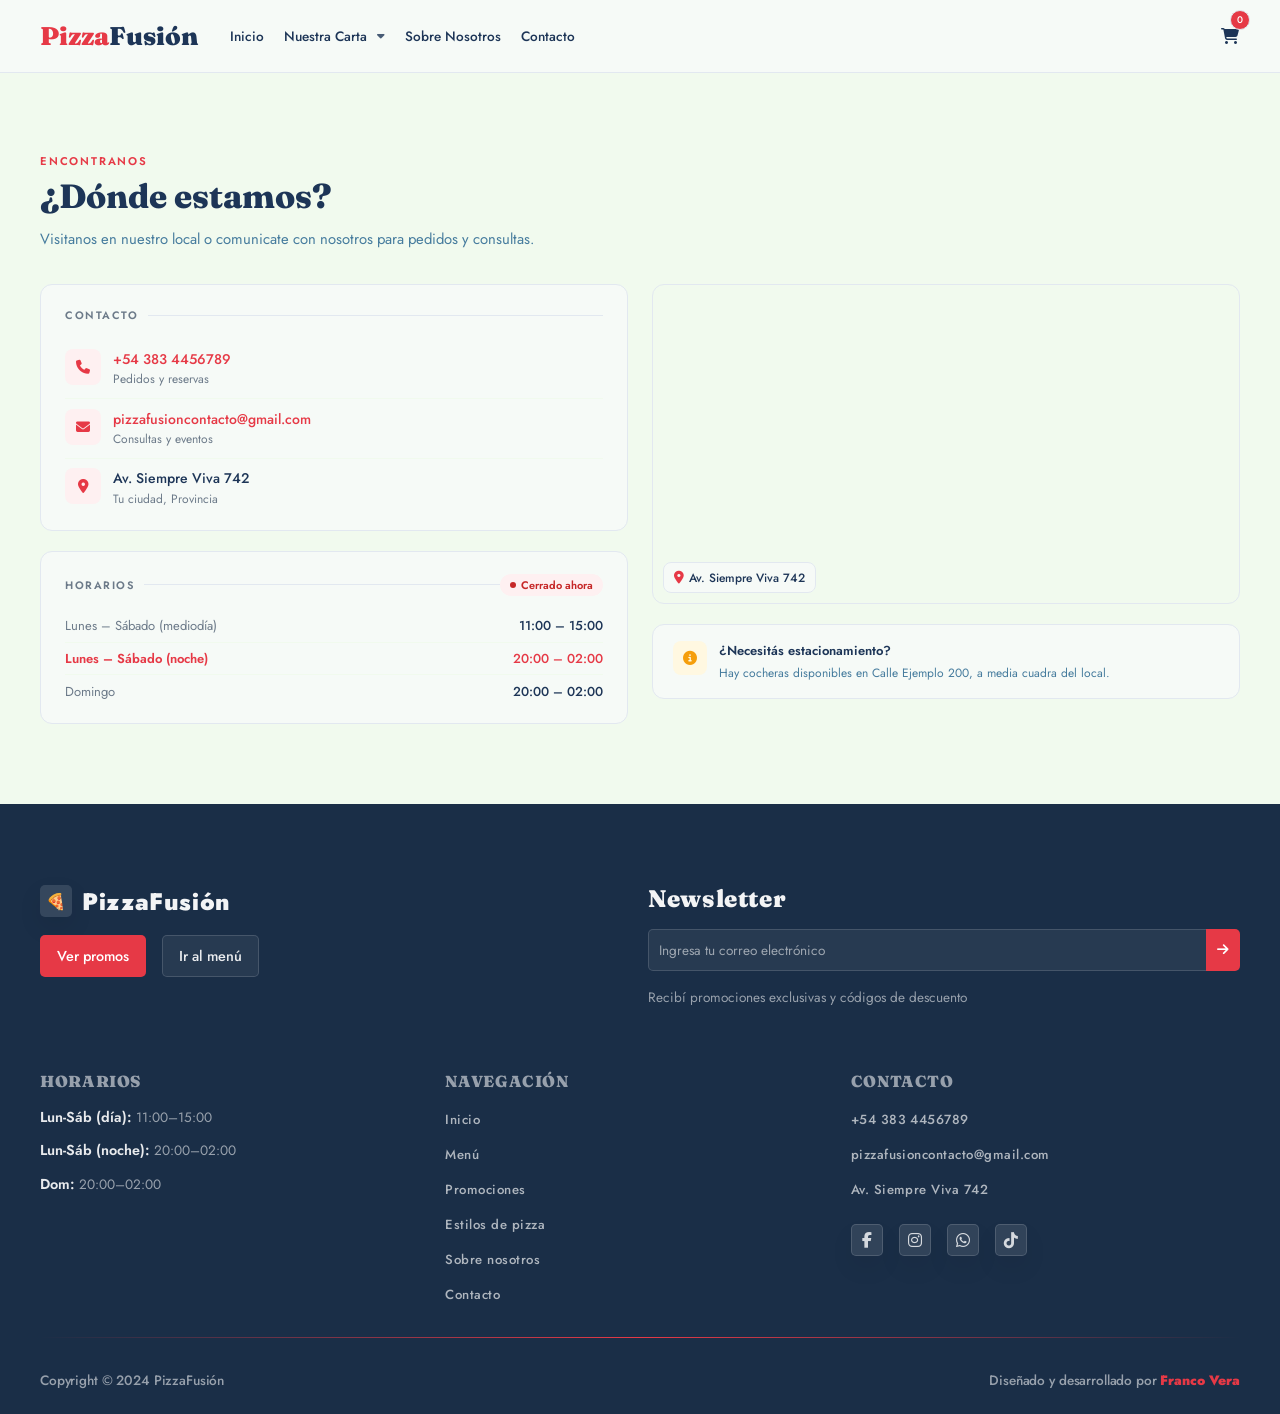
<file: views/contact.html>
<!DOCTYPE html>
<html lang="es">

<head>
    <meta charset="UTF-8">
    <meta name="viewport" content="width=device-width, initial-scale=1.0">
    <title>Pizza Fusión | Contacto</title>

    <!-- STYLES -->
    <link rel="stylesheet" href="../css/core.css">
    <link rel="stylesheet" href="../css/top-header.css">
    <link rel="stylesheet" href="../css/footer.css">
    <link rel="stylesheet" href="../css/contact/contact.css">

    <!-- SCRIPTS -->
    <script defer type="text/javascript" src="../js/includes/includes.js"></script>
    <script defer type="text/javascript" src="../js/contact/contact.js"></script>

    <!-- GOOGLE FONTS -->
    <link rel="preconnect" href="https://fonts.googleapis.com">
    <link rel="preconnect" href="https://fonts.gstatic.com" crossorigin>

    <!-- FONT AWESOME -->
    <link rel="stylesheet" href="https://cdnjs.cloudflare.com/ajax/libs/font-awesome/6.6.0/css/all.min.css"
        integrity="sha512-Kc323vGBEqzTmouAECnVceyQqyqdsSiqLQISBL29aUW4U/M7pSPA/gEUZQqv1cwx4OnYxTxve5UMg5GT6L4JJg=="
        crossorigin="anonymous" referrerpolicy="no-referrer" />
</head>

<body>
    <header class="top-header">
        <div class="top-header-inner container">
            <div class="top-header-inner-left">
                <button type="button" class="menu-toggle-btn" id="menu-toggle-btn" aria-controls="mobile-nav"
                    aria-label="Abrir menú de navegación" aria-expanded="false">
                    <i class="fa-solid fa-bars"></i>
                </button>

                <a href="../index.html" class="logo" title="Ir al inicio" aria-label="PF - Ir al inicio">
                    <span aria-hidden="true">
                        <span>Pizza</span><span>Fusión</span>
                    </span>
                </a>

                <nav class="desktop-nav" id="desktop-nav" aria-label="Menú principal">
                    <ul class="desktop-nav-list">
                        <li><a href="../index.html" class="desktop-nav-link" title="Ir al inicio">Inicio</a></li>

                        <li class="dropdown">
                            <a href="menu.html" class="desktop-nav-link dropdown-toggle"
                                title="Explora nuestro menú">Nuestra carta <i class="fa-solid fa-caret-down"></i></a>
                            <ul class="dropdown-list">
                                <li><a href="menu.html">Carta completa</a></li>
                                <li><a href="../index.html#promotions">Promociones</a></li>
                                <li><a href="../index.html#styles">Nuestros estilos</a></li>
                            </ul>
                        </li>

                        <li><a href="about.html" class="desktop-nav-link" title="Conoce nuestra historia">Sobre
                                Nosotros</a></li>

                        <li><a href="contact.html" class="desktop-nav-link" title="Contáctanos">Contacto</a></li>
                    </ul>
                </nav>
            </div>

            <div class="cart-wrapper">
                <a href="carrito.html" class="cart-link" id="btn-cart" aria-label="Carrito de compras (0 productos)">
                    <i class="fa-solid fa-shopping-cart" aria-hidden="true"></i>
                </a>
                <span id="cart-count" aria-hidden="true">0</span>
            </div>
        </div>

        <nav class="mobile-nav" id="mobile-nav" aria-label="Menú móvil" aria-hidden="true">
            <ul class="mobile-nav-list">
                <li><a href="../index.html" class="mobile-nav-link">Inicio</a></li>
                <li><a href="menu.html" class="mobile-nav-link">Menú</a></li>
                <li><a href="../index.html#promotions" class="mobile-nav-link">Promociones</a></li>
                <li><a href="../index.html#styles" class="mobile-nav-link">Estilos</a></li>
                <li><a href="about.html" class="mobile-nav-link">Sobre Nosotros</a></li>
                <li><a href="contact.html" class="mobile-nav-link">Contacto</a></li>
            </ul>
        </nav>
    </header>

    <main>
        <!-- ============================================================
     SECCIÓN CONTACTO — Pizza Fusión
     Reemplaza tu <section id="contact"> actual con esto.
     Requiere: core.css, contact.css, Font Awesome 6
     ============================================================ -->

        <section class="container section" id="contact">
            <header class="section-header">
                <p class="contact-eyebrow">Encontranos</p>
                <h2 class="section-title">¿Dónde estamos?</h2>
                <p class="section-subtitle">
                    Visitanos en nuestro local o comunicate con nosotros para pedidos y consultas.
                </p>
            </header>

            <div class="contact-grid">

                <!-- COLUMNA IZQUIERDA: info + horarios -->
                <div class="contact-left">

                    <!-- Card: Datos de contacto -->
                    <div class="contact-card">
                        <p class="contact-card-title">Contacto</p>

                        <div class="contact-item">
                            <div class="contact-item-icon" aria-hidden="true">
                                <i class="fa-solid fa-phone"></i>
                            </div>
                            <div class="contact-item-body">
                                <a href="tel:+543834456789" class="contact-link">+54 383 4456789</a>
                                <span class="contact-item-hint">Pedidos y reservas</span>
                            </div>
                        </div>

                        <div class="contact-item">
                            <div class="contact-item-icon" aria-hidden="true">
                                <i class="fa-solid fa-envelope"></i>
                            </div>
                            <div class="contact-item-body">
                                <a href="mailto:pizzafusioncontacto@gmail.com" class="contact-link">
                                    pizzafusioncontacto@gmail.com
                                </a>
                                <span class="contact-item-hint">Consultas y eventos</span>
                            </div>
                        </div>

                        <div class="contact-item">
                            <div class="contact-item-icon" aria-hidden="true">
                                <i class="fa-solid fa-location-dot"></i>
                            </div>
                            <div class="contact-item-body">
                                <strong class="contact-item-strong">Av. Siempre Viva 742</strong>
                                <span class="contact-item-hint">Tu ciudad, Provincia</span>
                            </div>
                        </div>

                    </div>
                    <!-- /Card contacto -->

                    <!-- Card: Horarios -->
                    <div class="contact-card">
                        <div class="contact-hours-header">
                            <p class="contact-card-title">Horarios</p>
                            <span class="contact-status" id="contact-status" aria-live="polite">
                                <span class="contact-status-dot"></span>
                                <span id="contact-status-txt">...</span>
                            </span>
                        </div>

                        <div class="contact-hours-row" id="contact-hr-0">
                            <span class="contact-hours-day">Lunes – Sábado (mediodía)</span>
                            <span class="contact-hours-time">11:00 – 15:00</span>
                        </div>
                        <div class="contact-hours-row" id="contact-hr-1">
                            <span class="contact-hours-day">Lunes – Sábado (noche)</span>
                            <span class="contact-hours-time">20:00 – 02:00</span>
                        </div>
                        <div class="contact-hours-row" id="contact-hr-2">
                            <span class="contact-hours-day">Domingo</span>
                            <span class="contact-hours-time">20:00 – 02:00</span>
                        </div>
                    </div>
                    <!-- /Card horarios -->

                </div>
                <!-- /Columna izquierda -->

                <!-- COLUMNA DERECHA: mapa + nota -->
                <div class="contact-right">

                    <div class="contact-map-wrap">
                        <iframe title="Mapa - Pizza Fusión"
                            src="https://www.google.com/maps/embed?pb=!1m18!1m12!1m3!1d3272.002125362171!2d-56.13940532504875!3d-34.906396173544955!2m3!1f0!2f0!3f0!3m2!1i1024!2i768!4f13.1!3m3!1m2!1s0x959f8192b93a31fb%3A0xf4d36a7bf33d3bde!2sDomino%E2%80%99s%20Pizza!5e0!3m2!1ses!2sar!4v1726384369099!5m2!1ses!2sar"
                            width="100%" height="100%" style="border:0;" allowfullscreen="" loading="lazy"
                            referrerpolicy="no-referrer-when-downgrade">
                        </iframe>
                        <div class="contact-map-badge" aria-hidden="true">
                            <i class="fa-solid fa-location-dot"></i>
                            <span>Av. Siempre Viva 742</span>
                        </div>
                    </div>

                    <!-- Nota informativa (opcional — eliminala si no aplica) -->
                    <div class="contact-note">
                        <div class="contact-note-icon" aria-hidden="true">
                            <i class="fa-solid fa-circle-info"></i>
                        </div>
                        <div>
                            <p class="contact-note-title">¿Necesitás estacionamiento?</p>
                            <p class="contact-note-text">
                                Hay cocheras disponibles en Calle Ejemplo 200, a media cuadra del local.
                            </p>
                        </div>
                    </div>

                </div>
                <!-- /Columna derecha -->

            </div>
        </section>
    </main>

    <footer class="main-footer">
        <div class="container main-footer-content">
            <div class="main-footer-inner">
                <div class="main-footer-inner-top">
                    <div class="main-footer-branding">
                        <a href="../index.html" class="footer-logo" aria-label="PizzaFusión - Inicio">
                            <span class="footer-logo-icon">🍕</span>
                            <span class="footer-logo-text">PizzaFusión</span>
                        </a>

                        <div class="footer-actions">
                            <a class="footer-action-btn action-btn-primary" href="#promotions">
                                Ver promos
                            </a>
                            <a class="footer-action-btn action-btn-ghost" href="views/menu.html">
                                Ir al menú
                            </a>
                        </div>
                    </div>

                    <div class="main-footer-newsletter">
                        <h3>Newsletter</h3>
                        <div class="newsletterr-email-container">
                            <input type="email" name="email-input" id="email-input"
                                placeholder="Ingresa tu correo electrónico" required />
                            <button type="button" id="btn-newsletter" aria-label="Suscribirse al newsletter"><i
                                    class="fa-solid fa-arrow-right"></i></button>
                        </div>
                        <p>Recibí promociones exclusivas y códigos de descuento</p>
                    </div>
                </div>

                <div class="main-footer-inner-bottom">
                    <div class="main-footer-hours">
                        <h3 class="footer-title">Horarios</h3>
                        <ul class="hours-list">
                            <li>
                                <span>Lun-Sáb (día):</span> 11:00–15:00
                            </li>
                            <li>
                                <span>Lun-Sáb (noche):</span> 20:00–02:00
                            </li>
                            <li>
                                <span>Dom:</span> 20:00–02:00
                            </li>
                        </ul>
                    </div>

                    <nav class="main-footer-nav">
                        <h3 class="footer-title">Navegación</h3>
                        <ul class="nav-footer-links">
                            <li>
                                <a href="../index.html" title="Ir al inicio">Inicio</a>
                            </li>
                            <li>
                                <a href="menu.html" title="Explora nuestro menú">Menú</a>
                            </li>
                            <li>
                                <a href="../index.html#promotions" title="Conoce nuestras promociones">Promociones</a>
                            </li>
                            <li>
                                <a href="../index.html#styles" title="Conoce nuestra variedad de estilos">Estilos de pizza</a>
                            </li>
                            <li>
                                <a href="about.html">Sobre nosotros</a>
                            </li>
                            <li>
                                <a href="contact.html" title="Contáctanos">Contacto</a>
                            </li>
                        </ul>
                    </nav>

                    <div class="pf-footer__col">
                        <h3 class="footer-title">Contacto</h3>

                        <ul class="nav-footer-links">
                            <li>
                                <a href="tel:+543834456789">+54 383 4456789</a>
                            </li>
                            <li>
                                <a href="mailto:pizzafusioncontacto@gmail.com">pizzafusioncontacto@gmail.com</a>
                            </li>
                            <li>
                                <a href="https://maps.google.com/?q=Av.%20Siempre%20Viva%20742" target="_blank"
                                    rel="noopener">Av. Siempre Viva 742</a>
                            </li>
                        </ul>

                        <div class="pf-footer__social" aria-label="Redes sociales">
                            <a href="#" class="pf-iconBtn" aria-label="Facebook">
                                <i class="fa-brands fa-facebook-f" aria-hidden="true"></i>
                            </a>

                            <a href="#" class="pf-iconBtn" aria-label="Instagram">
                                <i class="fa-brands fa-instagram" aria-hidden="true"></i>
                            </a>

                            <a href="https://wa.me/543834456789" class="pf-iconBtn" aria-label="WhatsApp"
                                target="_blank" rel="noopener">
                                <i class="fa-brands fa-whatsapp" aria-hidden="true"></i>
                            </a>

                            <a href="#" class="pf-iconBtn" aria-label="TikTok">
                                <i class="fa-brands fa-tiktok" aria-hidden="true"></i>
                            </a>
                        </div>
                    </div>
                </div>
            </div>

            <hr class="footer-divider">

            <div class="final-page">
                <div class="copy">
                    <p>
                        Copyright © 2024 PizzaFusión
                    </p>
                </div>

                <div class="design">
                    <p>
                        Diseñado y desarrollado por <a href="https://mother-s-milk.github.io/Portfolio-FrancoD.Vera/"
                            target="_blank">Franco Vera</a>
                    </p>
                </div>
            </div>
        </div>
    </footer>
</body>
</html>
</file>
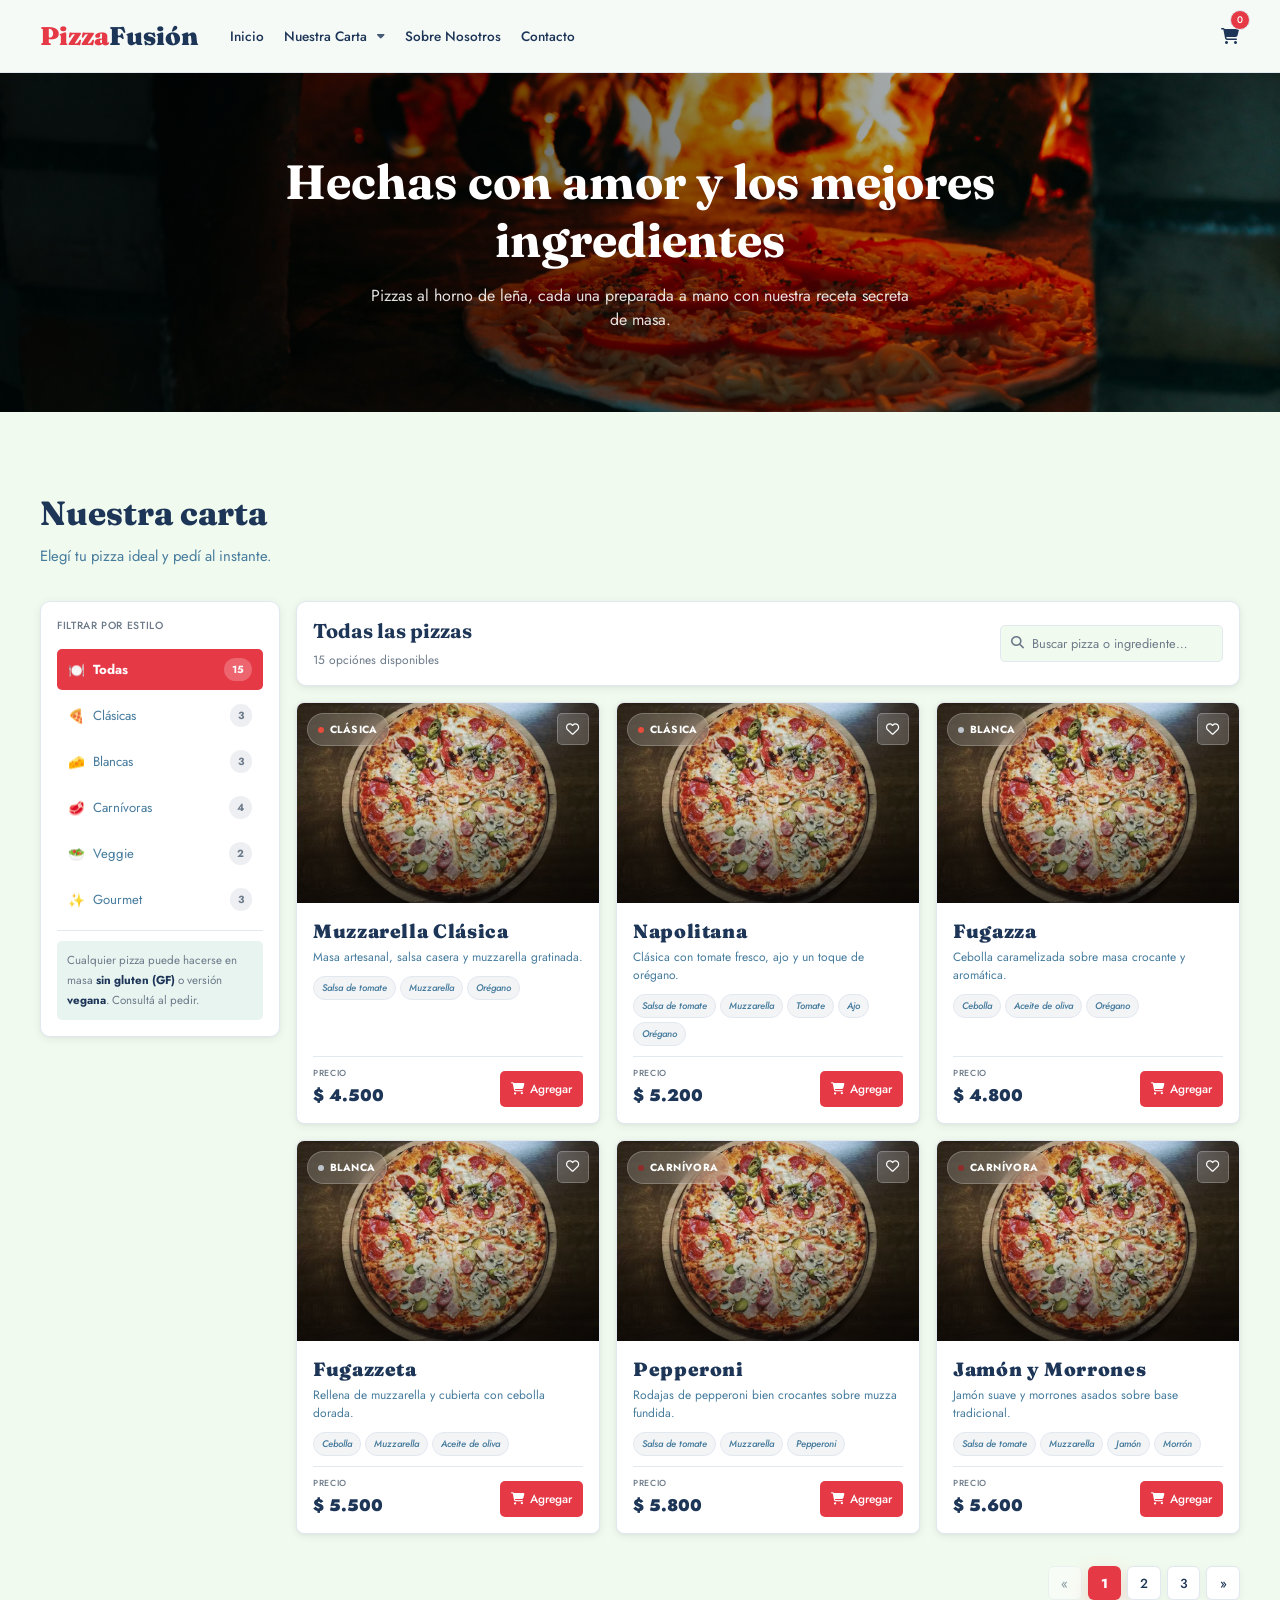
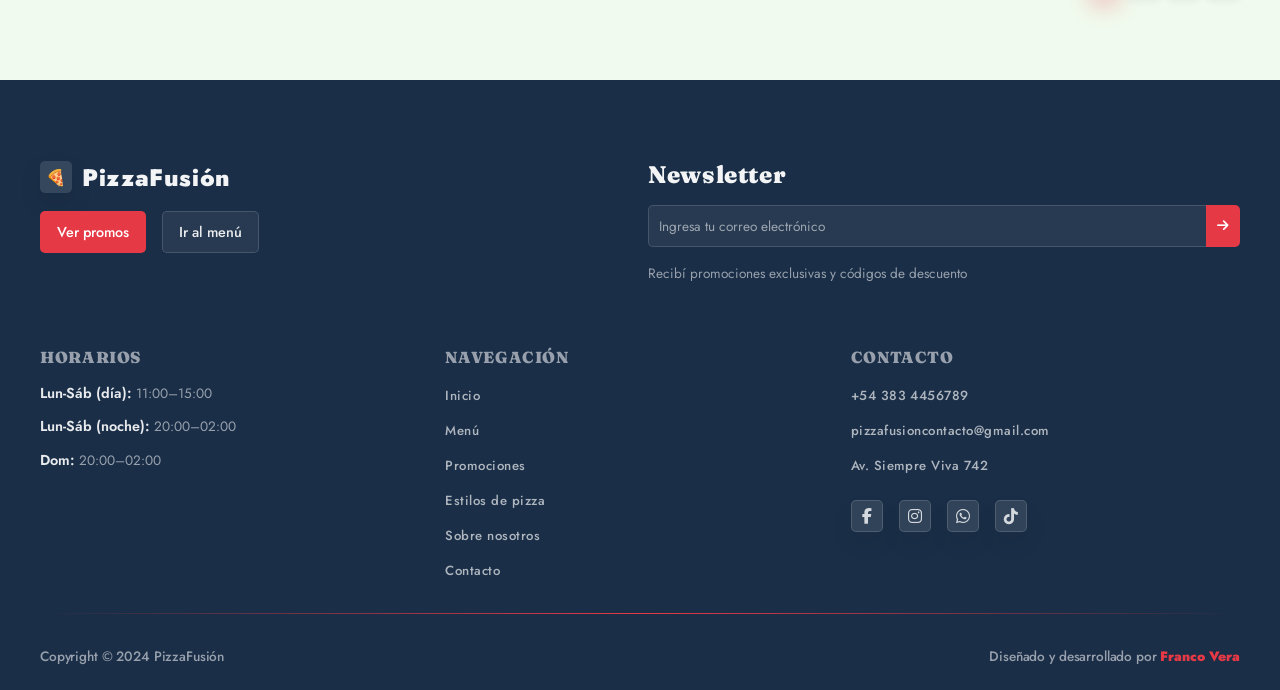
<file: views/menu.html>
<!DOCTYPE html>
<html lang="es">

<head>
    <meta charset="UTF-8">
    <meta name="viewport" content="width=device-width, initial-scale=1.0">
    <title>Nuestra carta | Pizza Fusión</title>

    <!-- STYLES -->
    <link rel="stylesheet" href="../css/core.css">
    <link rel="stylesheet" href="../css/top-header.css">
    <link rel="stylesheet" href="../css/footer.css">
    <link rel="stylesheet" href="../css/menu/core.css">
    <link rel="stylesheet" href="../css/menu/filters.css">
    <link rel="stylesheet" href="../css/menu/cards.css">
    <link rel="stylesheet" href="../css/menu/pagination.css">

    <!-- SCRIPTS -->
    <script defer src="../js/includes/includes.js" type="text/javascript"></script>
    <script defer src="../js/menu/menu.js" type="module"></script>

    <!-- GOOGLE FONTS -->
    <link rel="preconnect" href="https://fonts.googleapis.com">
    <link rel="preconnect" href="https://fonts.gstatic.com" crossorigin>

    <!-- FONT AWESOME -->
    <link rel="stylesheet" href="https://cdnjs.cloudflare.com/ajax/libs/font-awesome/6.6.0/css/all.min.css"
        integrity="sha512-Kc323vGBEqzTmouAECnVceyQqyqdsSiqLQISBL29aUW4U/M7pSPA/gEUZQqv1cwx4OnYxTxve5UMg5GT6L4JJg=="
        crossorigin="anonymous" referrerpolicy="no-referrer" />
</head>

<body>
    <header class="top-header">
        <div class="top-header-inner container">
            <div class="top-header-inner-left">
                <button type="button" class="menu-toggle-btn" id="menu-toggle-btn" aria-controls="mobile-nav"
                    aria-label="Abrir menú de navegación" aria-expanded="false">
                    <i class="fa-solid fa-bars"></i>
                </button>

                <a href="../index.html" class="logo" title="Ir al inicio" aria-label="PF - Ir al inicio">
                    <span aria-hidden="true">
                        <span>Pizza</span><span>Fusión</span>
                    </span>
                </a>

                <nav class="desktop-nav" id="desktop-nav" aria-label="Menú principal">
                    <ul class="desktop-nav-list">
                        <li><a href="../index.html" class="desktop-nav-link" title="Ir al inicio">Inicio</a></li>

                        <li class="dropdown">
                            <a href="menu.html" class="desktop-nav-link dropdown-toggle"
                                title="Explora nuestro menú">Nuestra carta <i class="fa-solid fa-caret-down"></i></a>
                            <ul class="dropdown-list">
                                <li><a href="menu.html">Carta completa</a></li>
                                <li><a href="../index.html#promotions">Promociones</a></li>
                                <li><a href="../index.html#styles">Nuestros estilos</a></li>
                            </ul>
                        </li>

                        <li><a href="about.html" class="desktop-nav-link" title="Conoce nuestra historia">Sobre
                                Nosotros</a></li>

                        <li><a href="contact.html" class="desktop-nav-link" title="Contáctanos">Contacto</a></li>
                    </ul>
                </nav>
            </div>

            <div class="cart-wrapper">
                <a href="carrito.html" class="cart-link" id="btn-cart" aria-label="Carrito de compras (0 productos)">
                    <i class="fa-solid fa-shopping-cart" aria-hidden="true"></i>
                </a>
                <span id="cart-count" aria-hidden="true">0</span>
            </div>
        </div>

        <nav class="mobile-nav" id="mobile-nav" aria-label="Menú móvil" aria-hidden="true">
            <ul class="mobile-nav-list">
                <li><a href="../index.html" class="mobile-nav-link">Inicio</a></li>
                <li><a href="menu.html" class="mobile-nav-link">Menú</a></li>
                <li><a href="../index.html#promotions" class="mobile-nav-link">Promociones</a></li>
                <li><a href="../index.html#styles" class="mobile-nav-link">Estilos</a></li>
                <li><a href="about.html" class="mobile-nav-link">Sobre Nosotros</a></li>
                <li><a href="contact.html" class="mobile-nav-link">Contacto</a></li>
            </ul>
        </nav>
    </header>

    <main class="menu-page">
        <!-- ===== HERO / ENCABEZADO ===== -->
        <section class="heading-page-container" style="background-image: url('../img/headings/encabezado-menu.webp');">
            <div class="heading-page-content">
                <h2>Hechas con amor y los mejores ingredientes</h2>
                <p>Pizzas al horno de leña, cada una preparada a mano con nuestra receta secreta de masa.</p>
            </div>
        </section>

        <!-- ===== CHIPS DE FILTRO (solo mobile, se oculta en desktop) ===== -->
        <div class="menu-mobile-filters" role="group" aria-label="Filtros de categoría (mobile)">
            <button type="button" class="menu-chip-btn active" data-filter="todas">🍽️ Todas</button>
            <button type="button" class="menu-chip-btn" data-filter="clasica">🍕 Clásicas</button>
            <button type="button" class="menu-chip-btn" data-filter="blanca">🧀 Blancas</button>
            <button type="button" class="menu-chip-btn" data-filter="carnivora">🥩 Carnívoras</button>
            <button type="button" class="menu-chip-btn" data-filter="veggie">🥗 Veggie</button>
            <button type="button" class="menu-chip-btn" data-filter="gourmet">✨ Gourmet</button>
        </div>

        <!-- ===== SECCIÓN PRINCIPAL ===== -->
        <section class="container section">
            <header class="section-header">
                <h2 class="section-title">Nuestra carta</h2>
                <p class="section-subtitle">Elegí tu pizza ideal y pedí al instante.</p>
            </header>

            <div class="menu" id="menuComponent">
                <!-- SIDEBAR DE FILTROS (desktop) -->
                <aside class="menu-filters" aria-label="Filtros por categoría">
                    <p class="menu-filters-title">Filtrar por estilo</p>

                    <ul role="group">
                        <li>
                            <button type="button" class="menu-filter-btn active" data-filter="todas">
                                <span class="filter-btn-icon" aria-hidden="true">🍽️</span>
                                <span class="filter-btn-label">Todas</span>
                                <span class="filter-btn-count">—</span>
                            </button>
                        </li>
                        <li>
                            <button type="button" class="menu-filter-btn" data-filter="clasica">
                                <span class="filter-btn-icon" aria-hidden="true">🍕</span>
                                <span class="filter-btn-label">Clásicas</span>
                                <span class="filter-btn-count">—</span>
                            </button>
                        </li>
                        <li>
                            <button type="button" class="menu-filter-btn" data-filter="blanca">
                                <span class="filter-btn-icon" aria-hidden="true">🧀</span>
                                <span class="filter-btn-label">Blancas</span>
                                <span class="filter-btn-count">—</span>
                            </button>
                        </li>
                        <li>
                            <button type="button" class="menu-filter-btn" data-filter="carnivora">
                                <span class="filter-btn-icon" aria-hidden="true">🥩</span>
                                <span class="filter-btn-label">Carnívoras</span>
                                <span class="filter-btn-count">—</span>
                            </button>
                        </li>
                        <li>
                            <button type="button" class="menu-filter-btn" data-filter="veggie">
                                <span class="filter-btn-icon" aria-hidden="true">🥗</span>
                                <span class="filter-btn-label">Veggie</span>
                                <span class="filter-btn-count">—</span>
                            </button>
                        </li>
                        <li>
                            <button type="button" class="menu-filter-btn" data-filter="gourmet">
                                <span class="filter-btn-icon" aria-hidden="true">✨</span>
                                <span class="filter-btn-label">Gourmet</span>
                                <span class="filter-btn-count">—</span>
                            </button>
                        </li>
                    </ul>

                    <div class="menu-filters-divider" aria-hidden="true"></div>

                    <p class="menu-filters-info">
                        Cualquier pizza puede hacerse en masa
                        <strong>sin gluten (GF)</strong> o versión
                        <strong>vegana</strong>. Consultá al pedir.
                    </p>
                </aside>

                <!-- GRID + TOOLBAR + PAGINACIÓN -->
                <div class="menu-grid">
                    <!-- Toolbar: título dinámico + buscador -->
                    <div class="menu-toolbar">
                        <div class="menu-toolbar-left">
                            <p class="menu-toolbar-title" id="menu-toolbar-title">Todas las pizzas</p>
                            <p class="menu-toolbar-count" id="menu-toolbar-count">Cargando…</p>
                        </div>

                        <div class="menu-search" role="search">
                            <i class="fa-solid fa-magnifying-glass menu-search-icon" aria-hidden="true"></i>
                            <input type="search" id="menu-search-input" class="menu-search-input" placeholder="Buscar pizza o ingrediente…" aria-label="Buscar pizza o ingrediente" autocomplete="off" />
                        </div>
                    </div>

                    <!-- Cards -->
                    <section class="menu-grid-cards" id="grid-menu" aria-live="polite" aria-label="Lista de pizzas">
                    </section>

                    <!-- Paginación -->
                    <nav class="pagination-container" aria-label="Paginación del menú">
                        <ul class="pagination" id="pagination"></ul>
                    </nav>
                </div>
            </div>
        </section>
    </main>

    <!-- TOAST -->
    <div id="toast-notification" class="toast-notification" role="status" aria-live="polite">
        <i class="fa-solid fa-check" aria-hidden="true"></i>
        <span></span>
    </div>

    <footer class="main-footer">
        <div class="container main-footer-content">
            <div class="main-footer-inner">
                <div class="main-footer-inner-top">
                    <div class="main-footer-branding">
                        <a href="../index.html" class="footer-logo" aria-label="PizzaFusión - Inicio">
                            <span class="footer-logo-icon">🍕</span>
                            <span class="footer-logo-text">PizzaFusión</span>
                        </a>

                        <div class="footer-actions">
                            <a class="footer-action-btn action-btn-primary" href="#promotions">
                                Ver promos
                            </a>
                            <a class="footer-action-btn action-btn-ghost" href="views/menu.html">
                                Ir al menú
                            </a>
                        </div>
                    </div>

                    <div class="main-footer-newsletter">
                        <h3>Newsletter</h3>
                        <div class="newsletterr-email-container">
                            <input type="email" name="email-input" id="email-input"
                                placeholder="Ingresa tu correo electrónico" required />
                            <button type="button" id="btn-newsletter" aria-label="Suscribirse al newsletter"><i
                                    class="fa-solid fa-arrow-right"></i></button>
                        </div>
                        <p>Recibí promociones exclusivas y códigos de descuento</p>
                    </div>
                </div>

                <div class="main-footer-inner-bottom">
                    <div class="main-footer-hours">
                        <h3 class="footer-title">Horarios</h3>
                        <ul class="hours-list">
                            <li>
                                <span>Lun-Sáb (día):</span> 11:00–15:00
                            </li>
                            <li>
                                <span>Lun-Sáb (noche):</span> 20:00–02:00
                            </li>
                            <li>
                                <span>Dom:</span> 20:00–02:00
                            </li>
                        </ul>
                    </div>

                    <nav class="main-footer-nav">
                        <h3 class="footer-title">Navegación</h3>
                        <ul class="nav-footer-links">
                            <li>
                                <a href="../index.html" title="Ir al inicio">Inicio</a>
                            </li>
                            <li>
                                <a href="menu.html" title="Explora nuestro menú">Menú</a>
                            </li>
                            <li>
                                <a href="../index.html#promotions" title="Conoce nuestras promociones">Promociones</a>
                            </li>
                            <li>
                                <a href="../index.html#styles" title="Conoce nuestra variedad de estilos">Estilos de pizza</a>
                            </li>
                            <li>
                                <a href="about.html">Sobre nosotros</a>
                            </li>
                            <li>
                                <a href="contact.html" title="Contáctanos">Contacto</a>
                            </li>
                        </ul>
                    </nav>

                    <div class="pf-footer__col">
                        <h3 class="footer-title">Contacto</h3>

                        <ul class="nav-footer-links">
                            <li>
                                <a href="tel:+543834456789">+54 383 4456789</a>
                            </li>
                            <li>
                                <a href="mailto:pizzafusioncontacto@gmail.com">pizzafusioncontacto@gmail.com</a>
                            </li>
                            <li>
                                <a href="https://maps.google.com/?q=Av.%20Siempre%20Viva%20742" target="_blank"
                                    rel="noopener">Av. Siempre Viva 742</a>
                            </li>
                        </ul>

                        <div class="pf-footer__social" aria-label="Redes sociales">
                            <a href="#" class="pf-iconBtn" aria-label="Facebook">
                                <i class="fa-brands fa-facebook-f" aria-hidden="true"></i>
                            </a>

                            <a href="#" class="pf-iconBtn" aria-label="Instagram">
                                <i class="fa-brands fa-instagram" aria-hidden="true"></i>
                            </a>

                            <a href="https://wa.me/543834456789" class="pf-iconBtn" aria-label="WhatsApp"
                                target="_blank" rel="noopener">
                                <i class="fa-brands fa-whatsapp" aria-hidden="true"></i>
                            </a>

                            <a href="#" class="pf-iconBtn" aria-label="TikTok">
                                <i class="fa-brands fa-tiktok" aria-hidden="true"></i>
                            </a>
                        </div>
                    </div>
                </div>
            </div>

            <hr class="footer-divider">

            <div class="final-page">
                <div class="copy">
                    <p>
                        Copyright © 2024 PizzaFusión
                    </p>
                </div>

                <div class="design">
                    <p>
                        Diseñado y desarrollado por <a href="https://mother-s-milk.github.io/Portfolio-FrancoD.Vera/"
                            target="_blank">Franco Vera</a>
                    </p>
                </div>
            </div>
        </div>
    </footer>
</body>
</html>
</file>
<file: css/core.css>
@import url('https://fonts.googleapis.com/css2?family=Fraunces:ital,opsz,wght@0,9..144,100..900;1,9..144,100..900&family=Jost:ital,wght@0,100..900;1,100..900&display=swap');

/* OTRA MUY BUENA */
@import url('https://fonts.googleapis.com/css2?family=Libre+Baskerville:ital,wght@0,400..700;1,400..700&family=Outfit:wght@100..900&display=swap');

:root {
    --font-heading: 'Fraunces', serif;
    --font-body: 'Jost', sans-serif;

    scroll-padding-top: 50px;

    /* ========== BACKGROUND ========== */
    --color-bg: #f1faee;

    /* ========== SURFACE ========== */
    --color-surface: #f6faf7;

    /* ========== TEXT ========== */
    --color-text-primary: #1d3557;
    --color-text-subtitle: #457b9d;
    --color-text-muted: #6c7a89;

    /* ========== ACCENT ========== */
    --color-accent: #e63946;
    --color-accent-light: #ff6b6b;

    /* ========== BUTTON: PRIMARY ========== */
    --btn-primary-bg: var(--color-accent);
    --btn-primary-bg-hover: var(--color-accent-light);
    --btn-primary-text: #ffffff;
    --btn-primary-border: transparent;

    /* ========== BUTTON: GHOST ========== */
    --btn-ghost-bg: rgba(29, 53, 87, 0.05);
    --btn-ghost-text: var(--color-text-primary);
    --btn-ghost-border: var(--color-border);
    --btn-ghost-hover-bg: rgba(29, 53, 87, 0.1);
    --btn-ghost-hover-text: var(--color-text-primary);

    /* ========== CARDS ========== */
    --color-card-bg: #ffffff;
    --color-card-bg-alt: #eaf4f0;
    /* card sobre sección intercalada */
    --color-card-shadow: 0 2px 8px rgba(29, 53, 87, 0.08), 0 1px 3px rgba(0, 0, 0, 0.04);
    --color-card-shadow-hover: 0 8px 24px rgba(29, 53, 87, 0.12), 0 2px 8px rgba(0, 0, 0, 0.06);
    --color-card-border: var(--color-border);

    /* ========== SECCIONES INTERCALADAS ========== */
    --color-section-alt: #e8f4f0;
    /* 1ra alternancia — verde azulado muy suave */
    --color-section-alt-2: #dceef7;
    /* 2da alternancia — azul muy suave */

    /* ========== BORDES ========== */
    --color-border: #e2e8f0;
    /* borde estándar */
    --color-border-strong: #c8d5e0;
    /* borde con más énfasis */
    --color-border-subtle: #f0f4f7;
    /* separadores internos, líneas muy suaves */
    --color-border-accent: var(--color-accent);
    /* borde de énfasis rojo */

    /* ========== INPUTS & FORMULARIOS ========== */

    /* Fondos */
    --input-bg: #f8fafb;
    --input-bg-focus: #ffffff;
    --input-bg-error: #fff5f5;
    --input-bg-disabled: #f1f4f6;

    /* Bordes */
    --input-border: #c8d5e0;
    --input-border-hover: #a0b4c4;
    --input-border-focus: var(--color-accent);
    --input-border-error: #c0392b;
    --input-border-disabled: #dce4ea;

    /* Focus rings (box-shadow) */
    --input-ring-focus: rgba(230, 57, 70, 0.15);
    --input-ring-error: rgba(192, 57, 43, 0.12);

    /* Texto */
    --input-text: var(--color-text-primary);
    --input-placeholder: var(--color-text-muted);
    --input-text-disabled: #9aacb8;
    --input-text-error: #c0392b;
    --input-label: var(--color-text-subtitle);
    --input-label-error: #c0392b;
    --input-helper-text: var(--color-text-muted);
}

* {
    box-sizing: border-box;
    margin: 0;
    padding: 0;
}

html {
    scroll-behavior: smooth;
}

body {
    font-family: var(--font-body);

    background-color: var(--color-bg);
    color: var(--color-text-primary);
}

/******************/
/* GENERAL STYLES */
/******************/
a {
    text-decoration: none;
}

ul {
    list-style-type: none;
}

button {
    font-family: var(--font-body);

    cursor: pointer;
}

img {
    display: block;
}

/* FORMS */
input,
select,
textarea {
    font-family: var(--font-body);

    background-color: var(--input-bg);
    color: var(--input-text);
    border: 1px solid var(--input-border);
    outline: none;

    transition: border-color .2s ease, box-shadow .2s ease, background-color .2s ease;
}

input:hover,
select:hover,
textarea:hover {
    border-color: var(--input-border-hover);
}

input::placeholder,
textarea::placeholder {
    color: var(--input-placeholder);
}

input:focus,
select:focus,
textarea:focus {
    background: var(--input-bg-focus);
    border-color: var(--input-border-focus);
    box-shadow: 0 0 0 3px var(--input-ring-focus);
    outline: none;
}

input:disabled,
select:disabled,
textarea:disabled {
    cursor: not-allowed;

    background: var(--input-bg-disabled);
    color: var(--input-text-disabled);
    border-color: var(--input-border-disabled);
    opacity: 1;
}

/* HEADINGS */
h1,
h2,
h3,
h4,
h5,
h6 {
    font-family: var(--font-heading);
}

/******************/
/* GENERAL CLASES */
/******************/
.container {
    max-width: 1440px;

    margin: 0 auto;
}

.section {
    max-width: 1440px;

    margin: 0 auto;

    padding: 5rem 2.5rem;
}

.section-alt {
    background-color: var(--color-section-alt);
}

/* ── EYEBROW ── */
.eyebrow {
    font-size: 0.7rem;
    font-weight: 600;
    letter-spacing: 0.4rem;
    text-transform: uppercase;

    color: var(--color-accent);

    margin-bottom: 0.625rem;
}

.eyebrow--light {
    color: var(--color-accent-light);
}

.section-header {
    margin-bottom: 2rem;
}

.section-title {
    font-size: 2.1rem;
    font-weight: 800;

    color: var(--color-text-primary);
}

.section-subtitle {
    font-size: 0.925rem;
    line-height: 1.7;

    color: var(--color-text-subtitle);

    margin-top: 0.625rem;
}

/*.prose {
    max-width: 900px;

    margin: 0 auto;
}*/

/*.prose p {
    margin-top: 0;
    margin-bottom: 1.25rem;
}*/

/*.prose p:last-child {
    margin-bottom: 0;
}*/

/*.prose strong {
    font-weight: 800;

    color: var(--color-text-primary);
}*/

/***********/
/* DIVIDER */
/***********/
.divider-container {
    max-width: 1024px;

    padding: 0 2.5rem;

    margin: 0 auto;
}

.divider {
    width: 100%;
    height: 1px;

    background: linear-gradient(90deg,
            transparent,
            var(--color-accent),
            transparent);
    border: none;
    border-radius: 999px;
}

/****************/
/* HEADING PAGE */
/****************/
.heading-page-container {
    position: relative;

    display: flex;
    flex-direction: column;
    justify-content: center;
    align-items: center;

    background-position: center;
    background-repeat: no-repeat;
    background-size: cover;

    overflow: hidden;

    padding: 5rem 2.5rem;
}

.heading-page-container::before {
    content: '';

    position: absolute;
    inset: 0;

    /* 2 capas: viñeta + gradiente */
    background:
        radial-gradient(1200px 600px at 20% 40%, rgba(0, 0, 0, .25), transparent 60%),
        linear-gradient(90deg, rgba(0, 0, 0, .68) 0%, rgba(0, 0, 0, .38) 55%, rgba(0, 0, 0, .15) 100%);

    pointer-events: none;
}

.heading-page-content {
    text-align: center;

    max-width: 900px;

    z-index: 1;
}

.heading-page-content h2 {
    font-size: 3rem;
    font-weight: 700;
    line-height: 1.2;

    color: #ffffff;

    margin-bottom: 1rem;
}

.heading-page-content p {
    font-size: 1rem;
    line-height: 1.5;

    max-width: 540px;

    color: rgba(255, 255, 255, .88);
    text-shadow: 0 6px 18px rgba(0, 0, 0, .65);

    margin: auto;
}

/* ================================================ */
/* REVEAL — animación de entrada (JS-driven)        */
/* ================================================ */
.reveal {
    opacity: 0;
    transform: translateY(1.5rem);
    transition: opacity 0.75s ease, transform 0.75s ease;
}

.reveal.is-visible {
    opacity: 1;
    transform: translateY(0);
}

/* Stagger para hermanos dentro del mismo padre */
.reveal:nth-child(2) {
    transition-delay: 0.10s;
}

.reveal:nth-child(3) {
    transition-delay: 0.20s;
}

.reveal:nth-child(4) {
    transition-delay: 0.30s;
}

.reveal:nth-child(5) {
    transition-delay: 0.15s;
}

.reveal:nth-child(6) {
    transition-delay: 0.25s;
}

@media (prefers-reduced-motion: reduce) {
    .reveal {
        opacity: 1;
        transform: none;
        transition: none;
    }
}

/* ====== RESPONSIVE ====== */
@media screen and (max-width: 1024px) {
    .section {
        padding: 4.75rem 2.25rem;
    }

    .section-title {
        font-size: 2rem;
    }

    .section-subtitle {
        font-size: 0.9rem;
    }
}

@media screen and (max-width: 900px) {
    .section {
        padding: 4.5rem 2rem;
    }

    .section-title {
        font-size: 1.9rem;
    }

    .section-subtitle {
        font-size: 0.875rem;
    }
}

@media screen and (max-width: 768px) {
    .section {
        padding: 4.25rem 1.75rem;
    }

    .section-title {
        font-size: 1.8rem;
    }

    .section-subtitle {
        font-size: 0.85rem;
    }
}

@media screen and (max-width: 600px) {
    .section {
        padding: 4rem 1.5rem;
    }

    .section-title {
        font-size: 1.7rem;
    }

    .section-subtitle {
        font-size: 0.825rem;
    }
}

@media screen and (max-width: 480px) {
    .section {
        padding: 3.75rem 1.25rem;
    }

    .section-title {
        font-size: 1.6rem;
    }

    .section-subtitle {
        font-size: 0.8rem;
    }
}
</file>
<file: css/top-header.css>
/* ======================== */
/* TOP HEADER               */
/* ======================== */

.top-header {
    --topbar-height: 64px;
    --topbar-bg: var(--color-surface);
    --topbar-border: var(--color-border);
    --topbar-shadow: 0 2px 8px var(--color-card-shadow);

    --topbar-logo-primary: var(--color-accent);
    --topbar-logo-secondary: var(--color-text-primary);

    --topbar-link-color: var(--color-text-primary);
    --topbar-link-hover: var(--color-accent);

    --topbar-dropdown-bg: var(--color-card-bg);
    --topbar-dropdown-border: var(--color-border);
    --topbar-dropdown-shadow: 0 8px 24px rgba(29, 53, 87, 0.12);
    --topbar-dropdown-item-hover: var(--color-bg);

    --topbar-cart-color: var(--color-text-primary);
    --topbar-cart-badge-bg: var(--color-accent);
    --topbar-cart-badge-text: #ffffff;
    --topbar-cart-hover: var(--color-accent);

    --topbar-toggle-color: var(--color-text-primary);
    --topbar-toggle-hover-bg: rgba(29, 53, 87, 0.06);

    --topbar-mobile-bg: var(--color-card-bg);
    --topbar-mobile-border: var(--color-border);
    --topbar-mobile-link-active: var(--color-accent);

    position: sticky;
    top: 0;
    left: 0;

    width: 100%;

    background: var(--topbar-bg);
    border-bottom: 1px solid var(--topbar-border);
    box-shadow: var(--topbar-shadow);

    z-index: 999;
}

.top-header-inner {
    display: flex;
    justify-content: space-between;
    align-items: center;
    gap: 2rem;

    padding: 1rem 2.5rem;
}

.top-header-inner-left {
    display: flex;
    align-items: center;
}

/***************/
/* MENU BUTTON */
/***************/
.menu-toggle-btn,
.cart-link {
    font-size: 1rem;

    width: 2rem;
    height: 2rem;

    border: 1px solid transparent;
    border-radius: 0.3125rem;

    transition: background-color 0.2s ease, transform 0.2s ease;
}

.menu-toggle-btn {
    display: none;

    color: var(--topbar-toggle-color);

    margin-right: 1rem;
}

.menu-toggle-btn:hover {
    background-color: var(--topbar-toggle-hover-bg);

    transform: translateY(-1px);
}

/********/
/* LOGO */
/********/
.logo {
    margin-right: 2rem;
}

.logo span {
    font-family: var(--font-heading);
    font-size: 1.6rem;
    font-weight: 900;
}

.logo span span:nth-child(1) {
    color: var(--topbar-logo-primary);
}

.logo span span:nth-child(2) {
    color: var(--topbar-logo-secondary);
}

/*************************/
/* TOP HEADER NAVIGATION */
/*************************/
.desktop-nav-list {
    display: flex;
    align-items: center;
    gap: 1.25rem;
}

.desktop-nav-link {
    font-size: 0.85rem;
    font-weight: 500;
    text-transform: capitalize;

    position: relative;

    display: block;

    color: var(--topbar-link-color);

    padding: 0.625rem 0px;

    transition: color 0.2s ease;
}

.desktop-nav-link:hover {
    color: var(--topbar-link-hover);
}

.desktop-nav-link::after {
    content: '';

    position: absolute;
    left: 0;
    bottom: 0;

    height: 2px;
    width: 0%;

    background: linear-gradient(135deg,
            var(--color-accent),
            var(--color-accent-light));
    border-radius: 999px;

    transition: width 0.25s ease;
}

.desktop-nav-link:hover::after,
.desktop-nav-link.active::after {
    width: 100%;
}

/* ========= DROPDOWN (DESKTOP) ========= */
.dropdown {
    position: relative;

    overflow: visible;
}

/* "puente" invisible para que no se cierre si movés el mouse apenas hacia abajo */
.dropdown::after {
    content: "";

    position: absolute;
    left: 0;
    top: 100%;

    width: 100%;
    height: 1rem;
}

.dropdown-toggle {
    display: inline-flex;
    align-items: center;
    gap: 0.625rem;
}

.dropdown-toggle i {
    font-size: 0.75rem;

    opacity: 0.8;

    transition: transform 0.2s ease, opacity 0.2s ease;
}

/* Menú desplegable */
.dropdown-list {
    position: absolute;
    top: calc(100% + 10px);
    left: 0;

    min-width: 210px;

    padding: 0.625rem;

    background: var(--topbar-dropdown-bg);
    border: 1px solid var(--topbar-dropdown-border);
    border-radius: 0.625rem;
    backdrop-filter: blur(10px);
    box-shadow: var(--topbar-dropdown-shadow);

    opacity: 0;
    transform: translateY(-10px) scale(0.98);
    visibility: hidden;
    pointer-events: none;

    transition:
        opacity 0.2s ease,
        transform 0.2s ease,
        visibility 0.2s ease;

    z-index: 1000;
}

/* Abrir con hover y también con teclado */
.dropdown:hover .dropdown-list,
.dropdown:focus-within .dropdown-list {
    opacity: 1;
    visibility: visible;
    pointer-events: auto;

    transform: translateY(0) scale(1);
}

/* Rotación caret cuando abre */
.dropdown:hover .dropdown-toggle i,
.dropdown:focus-within .dropdown-toggle i {
    opacity: 1;

    transform: rotate(180deg);
}

/* Separador sutil entre items (sin bordes duros) */
.dropdown-list li+li {
    border-top: 1px solid var(--topbar-border);

    margin-top: 0.3125rem;

    padding-top: 0.3125rem;
}

.dropdown-list a {
    font-size: 0.75rem;
    font-weight: 500;
    text-transform: uppercase;

    display: block;

    color: var(--topbar-link-color);
    border-radius: 0.3125rem;

    padding: 0.625rem 1rem;

    transition: background-color 0.2s ease, color 0.2s ease;
}

.dropdown-list a:hover,
.dropdown-list a:focus {
    background: var(--topbar-dropdown-item-hover);

    outline: none;
}

/********************/
/* TOP HEADER RIGHT */
/********************/
.cart-wrapper {
    position: relative;
}

.cart-link {
    background: transparent;
    color: var(--topbar-cart-color);
}

.cart-link:hover {
    color: var(--topbar-cart-hover);
}

#cart-count {
    font-size: 0.6rem;
    font-weight: 500;

    position: absolute;
    top: -15px;
    right: -10px;

    width: 1.25rem;
    height: 1.25rem;

    display: flex;
    flex-direction: column;
    align-items: center;
    justify-content: center;

    background: var(--topbar-cart-badge-bg);
    color: var(--topbar-cart-badge-text);
    border: 1px solid var(--topbar-border);
    border-radius: 50%;
}

/***************/
/* MOBILE MENU */
/***************/
.mobile-nav {
    position: absolute;
    top: 100%;
    left: 0;
    transform: translateY(-10px);

    width: 100%;

    background: var(--topbar-mobile-bg);
    border-top: 1px solid var(--topbar-mobile-border);
    opacity: 0;

    padding: 1rem;
    
    visibility: hidden;
    pointer-events: none;

    z-index: 998;

    transition: opacity .2s ease, transform .2s ease, visibility .2s ease;
}

.mobile-nav.open {
    opacity: 1;
    transform: translateY(0);
    visibility: visible;
    pointer-events: auto;
}

/*********/
/* LINKS */
/*********/
.mobile-nav-list {
    display: flex;
    flex-direction: column;
    align-items: flex-start;
    gap: 1rem;
}

.mobile-nav-link {
    font-size: 0.85rem;
    font-weight: 500;
    text-transform: uppercase;

    display: block;

    color: var(--topbar-link-color);
    border-radius: 0.3125rem;

    padding: 0.5rem;

    transition: color 0.2s ease;
}

.mobile-nav-link:hover {
    color: var(--topbar-link-hover);
}

.mobile-nav-link.active {
    color: var(--topbar-mobile-link-active);
}

/* ====== RESPONSIVE ====== */
@media screen and (max-width: 1024px) {
    .top-header-inner {
        padding: 1rem 2.25rem;
    }

    .logo span {
        font-size: 1.5rem;
    }

    .desktop-nav-link {
        font-size: 0.8rem;
    }
}

@media screen and (max-width: 900px) {
    .top-header-inner {
        padding: 1rem 2rem;
    }

    .logo span {
        font-size: 1.4rem;
    }

    .desktop-nav-link {
        font-size: 0.75rem;
    }
}

@media screen and (max-width: 768px) {
    .top-header-inner {
        padding: 1rem 1.75rem;
    }

    .logo span {
        font-size: 1.3rem;
    }

    .desktop-nav {
        display: none;
    }

    .menu-toggle-btn {
        display: block;
    }
}

@media screen and (max-width: 600px) {
    .top-header-inner {
        padding: 1rem 1.5rem;
    }

    .logo span {
        font-size: 1.2rem;
    }

    .mobile-nav-link {
        font-size: 0.825rem;
    }
}

@media screen and (max-width: 480px) {
    .top-header-inner {
        padding: 1rem 1.25rem;
    }

    .logo span {
        font-size: 1.1rem;
    }

    .mobile-nav-link {
        font-size: 0.8rem;
    }
}
</file>
<file: css/footer.css>
/***************/
/* MAIN FOOTER */
/***************/
.main-footer {
    --footer-bg: #1a2e47;
    /* azul sistema oscurecido y desaturado */
    --footer-bg-subtle: #1f3652;
    /* para hover states internos */
    --footer-border: rgba(255, 255, 255, 0.08);
    --footer-text: rgba(255, 255, 255, 0.90);
    --footer-text-muted: rgba(255, 255, 255, 0.55);
    --footer-link: rgba(255, 255, 255, 0.65);
    --footer-link-hover: rgba(255, 255, 255, 0.95);
    --footer-heading: rgba(255, 255, 255, 0.95);
    --footer-input-bg: rgba(255, 255, 255, 0.06);
    --footer-input-border: rgba(255, 255, 255, 0.14);
    --footer-icon-bg: rgba(255, 255, 255, 0.10);
    --footer-icon-border: rgba(255, 255, 255, 0.14);
    --footer-icon-color: rgba(255, 255, 255, 0.80);
    --footer-tag-bg: rgba(255, 255, 255, 0.07);
    --footer-tag-border: rgba(255, 255, 255, 0.12);

    background: var(--footer-bg);
}

.main-footer-content {
    padding: 5rem 2.5rem 1.5rem;
}

/* INNER */
.main-footer-inner {
    display: flex;
    flex-direction: column;
    gap: 4rem;
}

.main-footer-inner-top {
    display: grid;
    grid-template-columns: repeat(2, 1fr);
    gap: 1rem;
}

.main-footer-inner-bottom {
    display: grid;
    grid-template-columns: repeat(3, 1fr);
    gap: 1rem;
}

/* BRANDING */
.main-footer-branding {
    display: flex;
    flex-direction: column;
    gap: 1rem;
}

/* LOGO */
.footer-logo {
    display: inline-flex;
    align-items: center;
    gap: 0.625rem
}

.footer-logo-icon {
    font-size: 1rem;

    width: 2rem;
    height: 2rem;

    display: flex;
    flex-direction: column;
    justify-content: center;
    align-items: center;

    background: rgba(255, 255, 255, 0.12);
    border-radius: 0.3125rem;
    box-shadow: 0 10px 24px rgba(0, 0, 0, 0.08);
}

.footer-logo-text {
    font-size: 1.5rem;
    font-weight: 900;
    letter-spacing: 0.04rem;

    color: var(--footer-heading);
}

/* TAGLINE */
.footer-tagline {
    display: flex;
    align-items: center;
    flex-wrap: wrap;
    gap: 0.25rem;
}

.footer-tagline span {
    font-size: 0.7rem;
    font-weight: 500;
    letter-spacing: 0.03rem;

    display: inline-block;

    background: var(--footer-tag-bg);
    color: var(--footer-text-muted);
    border: 1px solid var(--footer-tag-border);
    border-radius: 999px;
    backdrop-filter: blur(10px);

    padding: 0.3125rem 0.625rem;
}

.footer-tagline .separator {
    width: 4px;
    height: 4px;
    border-radius: 50%;
    background: var(--color-accent-light);
    opacity: .5;
}

/* ACTIONS */
.footer-actions {
    display: flex;
    gap: 1rem;
    flex-wrap: wrap;
}

.footer-action-btn {
    font-size: 0.9rem;
    font-weight: 500;

    display: inline-flex;
    align-items: center;
    justify-content: center;
    gap: 0.625rem;

    border: 1px solid transparent;
    border-radius: 0.3125rem;

    padding: 0.625rem 1rem;

    transition: transform .15s ease, box-shadow .15s ease, background .15s ease;
}

.footer-action-btn:active {
    transform: translateY(1px);
}

.action-btn-primary {
    background: var(--btn-primary-bg);
    color: var(--btn-primary-text);
    border: 1px solid var(--btn-primary-border);
}

.action-btn-primary:hover {
    background-color: var(--btn-primary-bg-hover);

    transform: translateY(-1px);
}

.action-btn-ghost {
    background: var(--footer-input-bg);
    color: var(--footer-text);
    border-color: var(--footer-input-border);
}

.action-btn-ghost:hover {
    background: rgba(255, 255, 255, 0.12);

    transform: translateY(-1px);
}

/* NEWLETTER */
.main-footer-newsletter {
    display: flex;
    flex-direction: column;
    gap: 1rem;
}

.main-footer-newsletter h3 {
    font-size: 1.5rem;
    font-weight: 900;
    letter-spacing: 0.04rem;

    color: var(--footer-heading);
}

.newsletterr-email-container {
    display: flex;
    gap: 0;
}

.newsletterr-email-container>input {
    font-size: 0.85rem;
    flex: 1;

    padding: 0.625rem;

    background: var(--footer-input-bg);
    color: var(--footer-text);
    border: 1px solid var(--footer-input-border);
    border-right: none;
    border-radius: 0.3125rem 0 0 0.3125rem;
    outline: none;

    transition: border-color .2s ease;
}

.newsletterr-email-container input::placeholder {
    color: var(--footer-text-muted);
}

.newsletterr-email-container input:focus {
    border-color: var(--color-accent);
}

.newsletterr-email-container>button {
    font-size: 0.825rem;

    background: var(--btn-primary-bg);
    color: var(--btn-primary-text);
    border: 1px solid transparent;
    border-radius: 0 0.3125rem 0.3125rem 0;

    padding: 0.625rem;

    transition: background-color .15s ease;
}

.newsletterr-email-container>button:hover {
    background-color: var(--btn-primary-bg-hover);
}

.main-footer-newsletter p {
    font-size: 0.85rem;

    color: var(--footer-text-muted);
}

/* NAV */
.footer-title {
    font-size: 1rem;
    font-weight: 900;
    letter-spacing: 0.04em;
    text-transform: uppercase;

    color: var(--footer-text-muted);

    margin-bottom: 1rem;
}

.nav-footer-links,
.hours-list {
    display: grid;
    gap: 0.75rem;
}

.nav-footer-links a {
    font-size: 0.825rem;
    font-weight: 500;
    letter-spacing: 0.03rem;

    color: var(--footer-link);

    transition: color .2s ease;
}

.nav-footer-links a:hover {
    color: var(--footer-link-hover);
}

/* HOUR */
.hours-list li {
    font-size: 0.85rem;
    line-height: 1.5;

    color: var(--footer-text-muted);
}

.hours-list span {
    font-size: 0.9rem;
    font-weight: 600;

    color: var(--footer-text);
}

/* SOCIAL */
.pf-footer__social {
    display: flex;
    gap: 1rem;

    margin-top: 1.5rem;
}

.pf-iconBtn {
    font-size: 1rem;
    text-decoration: none;

    width: 2rem;
    height: 2rem;

    display: grid;
    place-items: center;

    background: var(--footer-icon-bg);
    color: var(--footer-icon-color);
    border: 1px solid var(--footer-icon-border);
    border-radius: 0.3125rem;
    box-shadow: 0 12px 24px rgba(0, 0, 0, 0.06);

    transition: background .15s ease, transform .15s ease, color .15s ease;
}

.pf-iconBtn:hover {
    transform: translateY(-1px);

    background: rgba(255, 255, 255, 0.16);
    color: #ffffff;
}

.footer-divider {
    height: 1px;
    width: 100%;
    max-width: 1440px;

    background: linear-gradient(90deg,
            transparent,
            var(--color-accent),
            transparent);

    border: none;
    margin: 2rem auto;
}

.final-page {
    display: flex;
    justify-content: space-between;
    align-items: center;
    gap: 2.5rem;
    flex-wrap: wrap;
}

.final-page p {
    font-size: 0.85rem;
    font-weight: 500;
    letter-spacing: -.01em;

    color: var(--footer-text-muted);
}

.final-page p a {
    font-weight: 900;

    color: var(--color-accent);

    transition: color .15s ease;
}

.final-page p a:hover {
    color: var(--color-accent-light);
}

/* ====== RESPONSIVE ====== */
@media screen and (max-width: 1024px) {
    .main-footer-content {
        padding: 4.75rem 2.25rem 1.5rem;
    }
}

@media screen and (max-width: 900px) {
    .main-footer-content {
        padding: 4.5rem 2rem 1.5rem;
    }
}

@media screen and (max-width: 768px) {
    .main-footer-content {
        padding: 4.25rem 1.75rem 1.5rem;
    }

    .main-footer-inner {
        gap: 3rem;
    }

    /* Inferior: 3 cols → 2 cols (horarios + nav / contacto abajo) */
    .main-footer-inner-bottom {
        grid-template-columns: repeat(2, 1fr);
        gap: 2rem;
    }

    /* Contacto ocupa el ancho completo en la segunda fila */
    .pf-footer__col {
        grid-column: 1 / -1;
    }

    .footer-actions {
        gap: 0.75rem;
    }
}

@media screen and (max-width: 600px) {
    .main-footer-content {
        padding: 4rem 1.5rem 1.5rem;
    }

    /* Superior: 2 cols → 1 col */
    .main-footer-inner-top {
        grid-template-columns: 1fr;
        gap: 2.5rem;
    }
}

@media screen and (max-width: 480px) {
    .main-footer-content {
        padding: 3.75rem 1.25rem 1.25rem;
    }

    .main-footer-inner {
        gap: 2.5rem;
    }

    /* Inferior: 1 col, todo apilado */
    .main-footer-inner-bottom {
        grid-template-columns: 1fr;
        gap: 2rem;
    }

    /* Reset del span aplicado en 768px */
    .pf-footer__col {
        grid-column: auto;
    }

    /* Newsletter: input + botón no se aplastan */
    .newsletterr-email-container {
        flex-direction: row;
        /* se mantiene en fila, ya es compacto */
    }

    .newsletterr-email-container>input {
        font-size: 0.825rem;
    }

    /* Final page: centrado */
    .final-page {
        flex-direction: column;
        align-items: center;
        text-align: center;
        gap: 0.75rem;
    }
}

@media screen and (max-width: 375px) {
    /* Botones de acción apilados */
    .footer-actions {
        flex-direction: column;
        gap: 0.625rem;
    }

    .footer-action-btn {
        width: 100%;
        justify-content: center;
    }
}
</file>
<file: css/home/hero.css>
/****************/
/* HERO SECTION */
/****************/
.hero-section {
    position: relative;

    /*min-height: 100dvh;*/
    overflow: hidden;

    display: flex;
    align-items: center;

    background-image: url('../../img/headings/fondo-hero.avif');
    background-position: center;
    background-repeat: no-repeat;
    background-size: cover;
}

.hero-section::before {
    content: "";

    position: absolute;
    inset: 0;

    background:
        radial-gradient(1200px 600px at 20% 40%, rgba(0, 0, 0, .25), transparent 60%),
        linear-gradient(90deg, rgba(0, 0, 0, .7) 0%, rgba(0, 0, 0, .4) 55%, rgba(0, 0, 0, .2) 100%);

    pointer-events: none;
}

.hero-content {
    width: 100%;
    max-width: 1440px;

    margin: auto;

    padding: 5rem 2.5rem 3rem;

    z-index: 1;
}

.hero-title {
    font-size: 3rem;
    font-weight: 900;
    letter-spacing: 0.05rem;

    color: #ffffff;
    text-shadow: 0 8px 24px rgba(0, 0, 0, .55);
}

.hero-title span:nth-child(1) {
    color: var(--color-accent);
}

.hero-title span:nth-child(2) {
    color: var(--color-accent-light);
}

.hero-subtitle {
    font-size: 1.25rem;
    line-height: 1.4;

    max-width: 480px;

    color: rgba(255, 255, 255, .75);

    margin-top: 0.5rem;
}

/* ACTIONS */
.hero-actions {
    display: flex;
    align-items: center;
    gap: 1rem;

    margin-top: 1.5rem;
}

.hero-actions a {
    font-size: 0.85rem;
    font-weight: 500;
    letter-spacing: 0.08rem;
    text-transform: uppercase;

    border-radius: 0.3125rem;

    padding: 0.625rem 0.9rem;

    transition: background-color .18s ease, transform 0.18s ease;

    will-change: transform;
}

.cta-hero-menu {
    background: var(--btn-primary-bg);
    color: var(--btn-primary-text);
    border: 1px solid var(--btn-primary-border);
}

.cta-hero-menu:hover {
    background-color: var(--btn-primary-bg-hover);

    transform: translateY(-2px);
}

/* GHOST */
.cta-hero-order {
    background: var(--btn-ghost-bg);
    color: var(--btn-primary-text);
    border: 1px solid var(--btn-ghost-border);
}

.cta-hero-order:hover {
    background: var(--btn-ghost-hover-bg);
    transform: translateY(-2px);
}

.cta-hero-menu:active,
.cta-hero-order:active {
    transform: translateY(0);
}

.cta-hero-menu:focus-visible,
.cta-hero-order:focus-visible {
    outline: 3px solid var(--color-accent);
    outline-offset: 3px;
}

.hero-meta {
    font-size: 0.85rem;
    letter-spacing: 0.04rem;

    display: flex;
    flex-wrap: wrap;
    gap: 1rem;

    margin-top: 1.5rem;
}

.hero-meta li {
    display: flex;
    align-items: center;
    gap: 0.625rem;

    background: var(--btn-ghost-bg);
    border: 1px solid var(--btn-ghost-border);
    border-radius: 999px;
    backdrop-filter: blur(10px);

    padding: 0.625rem 1rem;
}

.hero-meta li i {
    color: var(--color-accent);
}

.hero-meta li span {
    color: var(--btn-primary-text);
}

/* ====== RESPONSIVE ====== */
@media screen and (max-width: 1024px) {
    .hero-content {
        padding: 5rem 2.25rem 3rem;
    }

    .hero-subtitle {
        font-size: 1.2rem;
    }

    .hero-actions a {
        font-size: 0.875rem;
    }

    .hero-meta {
        font-size: 0.825rem;
    }
}

@media screen and (max-width: 900px) {
    .hero-content {
        padding: 5rem 2rem 3rem;
    }

    .hero-title {
        font-size: 2.75rem;
    }

    .hero-subtitle {
        font-size: 1.15rem;

        max-width: 450px;
    }

    .hero-actions a {
        font-size: 0.85rem;
    }

    .hero-meta {
        font-size: 0.8rem;
    }
}

@media (max-width: 768px) {
    .hero-content {
        text-align: center;

        display: flex;
        flex-direction: column;
        align-items: center;

        padding: 5rem 1.75rem 3rem;
    }

    .hero-actions a {
        font-size: 0.825rem;
    }

    .hero-meta {
        font-size: 0.75rem;
    }
}

@media (max-width: 600px) {
    /*.hero-content {
        padding: 1.5rem;
    }*/

    .hero-actions a {
        font-size: 0.8rem;
    }

    .hero-meta {
        font-size: 0.725rem;
    }
}

@media screen and (max-width: 480px) {
    /*.hero-content {
        padding: 1.25rem;
    }*/

    .hero-title {
        font-size: 2.5rem;
    }

    .hero-actions {
        width: 100%;

        flex-direction: column;
        /*align-items: stretch;*/
        justify-content: center;
    }

    .hero-actions a {
        font-size: 0.775rem;

        width: 100%;
        max-width: 300px;
    }

    .hero-meta {
        font-size: 0.7rem;
    }
}

@media screen and (max-width: 375px) {
    .hero-title {
        font-size: 2.25rem;
    }

    .hero-subtitle {
        font-size: 1.1rem;
    }
}
</file>
<file: css/home/promotions.css>
/**********************/
/* PROMOTIONS SECTION */
/**********************/
/* ===== Grid ===== */
.promotions-grid {
    display: grid;
    grid-template-columns: repeat(3, 1fr);
    gap: 1rem;
}

/* ===== Empty State ===== */
.promotions-empty {
    grid-column: 1 / -1;

    background: var(--color-card-bg);
    color: var(--color-text-primary);
    border: 1px solid var(--color-border);
    border-radius: 0.625rem;

    padding: 1.5rem;
}

.promotions-empty strong {
    color: var(--color-text-primary);
}

/* ===== Promo Card ===== */
.promotion-card {
    position: relative;
    overflow: hidden;

    background: var(--color-card-bg);
    border: 1px solid var(--color-border);
    border-radius: 0.625rem;
    box-shadow: var(--color-card-shadow);

    transition: transform .18s ease, box-shadow .18s ease;
}

.promotion-card:hover {
    box-shadow: var(--color-card-shadow-hover);

    transform: translateY(-3px);
}

/* media */
.promotion-media {
    position: relative;

    height: 210px;
    overflow: hidden;
}

.promotion-media img {
    width: 100%;
    height: 100%;

    object-fit: cover;

    transform: scale(1.02);
    filter: saturate(1.05) contrast(1.02);
}

/* overlay moderno para legibilidad */
.promotion-media::after {
    content: "";

    position: absolute;
    inset: 0;

    background: linear-gradient(180deg, rgba(0, 0, 0, 0.08) 0%, rgba(0, 0, 0, 0.55) 100%);
}

/* ===== Badge ===== */
.promotion-badge {
    font-size: 0.85rem;
    font-weight: 700;
    text-transform: uppercase;
    letter-spacing: 0.04rem;

    position: absolute;
    top: 10px;
    right: 10px;

    border-radius: 999px;
    border: 1px solid transparent;
    backdrop-filter: blur(8px);

    padding: 0.5rem 0.625rem;

    z-index: 2;
}

.promotion-badge--default {
    background: rgba(255, 255, 255, 0.14);
    color: rgba(255, 255, 255, 0.95);
    border-color: rgba(255, 255, 255, 0.22);
}

.promotion-badge--combo {
    background: rgba(29, 53, 87, 0.80);
    color: #ffffff;
    border-color: rgba(69, 123, 157, 0.45);
}

.promotion-badge--offer {
    background: rgba(230, 57, 70, 0.82);
    color: #ffffff;
    border-color: rgba(255, 107, 107, 0.4);
}

.promotion-badge--special {
    background: rgba(180, 117, 23, 0.85);
    color: #ffffff;
    border-color: rgba(239, 159, 39, 0.45);
}

.promotion-badge--veggie {
    background: rgba(34, 120, 70, 0.82);
    color: #ffffff;
    border-color: rgba(34, 139, 87, 0.4);
}

.promotion-badge--cheese {
    background: rgba(160, 90, 20, 0.82);
    color: #ffffff;
    border-color: rgba(210, 140, 50, 0.4);
}

/* ===== Body ===== */
.promotion-body {
    padding: 1rem;
}

.promotion-title {
    font-size: 1.4rem;
    font-weight: 900;
    line-height: 1.3;

    color: var(--color-text-primary);
}

.promotion-description {
    font-size: 0.925rem;
    line-height: 1.5;

    color: var(--color-text-subtitle);

    margin-top: 0.5rem;
}

/* actions */
.promotion-actions {
    display: flex;
    align-items: center;
    justify-content: space-between;
    gap: 0.625rem;

    margin-top: 1.25rem;
}

.promotion-price {
    font-size: 1.025rem;
    font-weight: 800;

    color: var(--color-text-primary);
}

/* CTA (coherente con tu sistema) */
.promotion-btn {
    font-size: 0.85rem;
    font-weight: 500;
    letter-spacing: 0.04rem;
    text-transform: uppercase;

    background: var(--btn-primary-bg);
    color: var(--btn-primary-text);
    border: 1px solid var(--btn-primary-border);
    border-radius: 0.3125rem;

    padding: 0.625rem 1rem;

    transition: background-color .18s ease, transform .18s ease;
}

.promotion-btn:hover {
    background-color: var(--btn-primary-bg-hover);

    transform: translateY(-1px);
}

.promotion-btn:active {
    transform: translateY(0);
}

.promotion-btn:focus-visible {
    outline: 3px solid var(--color-accent);
    outline-offset: 3px;
}

.promotions-more {
    display: flex;
    justify-content: center;
    margin-top: 2.5rem;
}

/* ====== RESPONSIVE ====== */
@media screen and (max-width: 1024px) {
    .promotion-title {
        font-size: 1.4rem;
    }

    .promotion-description {
        font-size: 0.9rem;
    }

    .promotion-price {
        font-size: 1.1rem;
    }

    .promotion-btn {
        font-size: 0.8rem;
    }
}

@media screen and (max-width: 900px) {
    .promotions-grid {
        grid-template-columns: repeat(2, 1fr);
    }

    .promotion-title {
        font-size: 1.35rem;
    }

    .promotion-description {
        font-size: 0.875rem;
    }

    .promotion-price {
        font-size: 1.075rem;
    }

    .promotion-btn {
        font-size: 0.775rem;
    }
}

@media (max-width: 768px) {
    .promotion-title {
        font-size: 1.3rem;
    }

    .promotion-description {
        font-size: 0.85rem;
    }

    .promotion-price {
        font-size: 1.05rem;
    }

    .promotion-btn {
        font-size: 0.75rem;
    }
}

@media (max-width: 600px) {
    .promotions-grid {
        grid-template-columns: repeat(1, 1fr);
    }

    .promotion-title {
        font-size: 1.25rem;
    }

    .promotion-description {
        font-size: 0.825rem;
    }

    .promotion-price {
        font-size: 1.025rem;
    }

    .promotion-btn {
        font-size: 0.725rem;
    }
}

@media (max-width: 480px) {
    .promotion-title {
        font-size: 1.2rem;
    }

    .promotion-description {
        font-size: 0.8rem;
    }

    .promotion-price {
        font-size: 1rem;
    }

    .promotion-btn {
        font-size: 0.7rem;
    }
}
</file>
<file: css/home/pizzaStyles.css>
/*****************/
/* PIZZAS STYLES */
/*****************/

/* ── GRID ADAPTATIVO POR data-count ──────────────────────────────────────
   El controller.js setea data-count en #styles-container según cuántos
   estilos activos devuelve el JSON. El CSS reacciona solo, sin JS extra.

   Lógica de layouts:
     1        → card única centrada
     2        → dos columnas iguales
     3, 5, 7  → featured (primera card, doble altura) + resto en grid
     4, 6, 8  → grilla simétrica, sin featured (todas iguales)
     9-10     → auto-fill 3 columnas
   ──────────────────────────────────────────────────────────────────────── */

.styles-container {
    display: grid;
    gap: 0.625rem;
}

/* ── 1 estilo ── */
.styles-container[data-count="1"] {
    grid-template-columns: 1fr;
    grid-template-rows: 320px;
    max-width: 460px;
    margin-inline: auto;
}

/* ── 2 estilos ── */
.styles-container[data-count="2"] {
    grid-template-columns: 1fr 1fr;
    grid-template-rows: 280px;
}

/* ── 3 estilos: featured + 2 al lado ── */
.styles-container[data-count="3"] {
    grid-template-columns: 1.5fr 1fr;
    grid-template-rows: 210px 200px;
}

.styles-container[data-count="3"] .style-card:first-child {
    grid-row: 1 / 3;
}

/* ── 4 estilos: 2×2 simétrico ── */
.styles-container[data-count="4"] {
    grid-template-columns: 1fr 1fr;
    grid-template-rows: 220px 220px;
}

/* ── 5 estilos: featured + 2×2 (layout por defecto actual) ── */
.styles-container[data-count="5"] {
    grid-template-columns: 1.6fr 1fr 1fr;
    grid-template-rows: 220px 200px;
}

.styles-container[data-count="5"] .style-card:first-child {
    grid-row: 1 / 3;
}

/* ── 6 estilos: 3×2 simétrico ── */
.styles-container[data-count="6"] {
    grid-template-columns: repeat(3, 1fr);
    grid-template-rows: 205px 205px;
}

/* ── 7 estilos: featured + 3×2 ── */
.styles-container[data-count="7"] {
    grid-template-columns: 1.4fr 1fr 1fr;
    grid-template-rows: 195px 195px 195px;
}

.styles-container[data-count="7"] .style-card:first-child {
    grid-row: 1 / 3;
}

/* ── 8 estilos: 4×2 ── */
.styles-container[data-count="8"] {
    grid-template-columns: repeat(4, 1fr);
    grid-template-rows: 195px 195px;
}

/* ── 9 estilos: 3×3 ── */
.styles-container[data-count="9"] {
    grid-template-columns: repeat(3, 1fr);
    grid-template-rows: repeat(3, 185px);
}

/* ── 10+ estilos: 3×N, crece hacia abajo ── */
.styles-container[data-count="10"] {
    grid-template-columns: repeat(3, 1fr);
    grid-template-rows: repeat(4, 185px);
}

/* Reset de featured para layouts simétricos (no deben tener card destacada) */
.styles-container[data-count="1"] .style-card:first-child,
.styles-container[data-count="2"] .style-card:first-child,
.styles-container[data-count="4"] .style-card:first-child,
.styles-container[data-count="6"] .style-card:first-child,
.styles-container[data-count="8"] .style-card:first-child,
.styles-container[data-count="9"] .style-card:first-child,
.styles-container[data-count="10"] .style-card:first-child {
    grid-row: auto;
    grid-column: auto;
}

/* Título featured solo en layouts con asimetría */
.styles-container[data-count="3"] .style-card:first-child .style-card-title,
.styles-container[data-count="5"] .style-card:first-child .style-card-title,
.styles-container[data-count="7"] .style-card:first-child .style-card-title {
    font-size: 1.7rem;
}

/********/
/* CARD */
/********/
.style-card {
    position: relative;

    display: block;

    overflow: hidden;

    background-color: var(--color-card-bg);
    border: 1px solid var(--color-card-border);
    border-radius: 0.3125rem;
    box-shadow: var(--color-card-shadow);
    /* fallback si no carga la imagen */
    background-size: cover;
    background-position: center;
    background-repeat: no-repeat;

    transition:
        transform 0.22s cubic-bezier(.22, .68, 0, 1.2),
        box-shadow 0.22s ease;
}

.style-card:hover {
    transform: scale(1.025);
    box-shadow: var(--color-card-shadow-hover);
    z-index: 2;
}

.style-card:focus-visible {
    outline: 3px solid var(--color-accent);
    outline-offset: 3px;
}

/***********/
/* OVERLAY */
/***********/
.style-card-overlay {
    position: absolute;
    inset: 0;

    background: linear-gradient(170deg,
            transparent 30%,
            rgba(0, 0, 0, 0.4) 50%,
            rgba(0, 0, 0, 0.8) 100%);

    transition: background 0.22s ease;
}

.style-card:hover .style-card-overlay {
    background: linear-gradient(170deg,
            transparent 30%,
            rgba(0, 0, 0, 0.2) 50%,
            rgba(0, 0, 0, 0.8) 100%);
}

/*********/
/* BADGE */
/*********/
.style-card-badge {
    font-size: 0.65rem;
    font-weight: 700;
    letter-spacing: 0.04rem;
    text-transform: uppercase;

    position: absolute;
    top: 0.625rem;
    left: 0.625rem;

    background: var(--color-accent);
    color: #fff;

    border-radius: 999px;

    padding: 0.5rem 0.625rem;

    z-index: 1;
}

/******************************/
/* IMAGEN (dentro de la card) */
/******************************/
.style-card img {
    position: absolute;
    inset: 0;

    width: 100%;
    height: 100%;

    display: block;

    object-fit: cover;
    object-position: center;

    transition: transform 0.35s ease;
}

.style-card:hover img {
    transform: scale(1.04);
}

/***********************/
/* ETIQUETA (inferior) */
/***********************/
.style-card-label {
    position: absolute;
    bottom: 0;
    left: 0;
    right: 0;

    display: flex;
    flex-direction: column;
    gap: 0.5rem;

    padding: 1rem;

    z-index: 1;
}

.style-card-title {
    font-family: var(--font-heading);
    font-size: 1.5rem;
    font-weight: 900;
    line-height: 1.2;

    color: #fff;
    text-shadow: 0 2px 10px rgba(0, 0, 0, 0.5);
}

.style-card-sub {
    font-size: 0.8rem;
    font-weight: 400;

    color: rgba(255, 255, 255, 0.75);
}

/****************************/
/* CHIP "Ver menú" en hover */
/****************************/
.style-card-cta {
    font-size: 0.7rem;
    font-weight: 500;

    display: inline-flex;
    align-items: center;
    gap: 0.5rem;

    margin-top: 0.3125rem;

    background: rgba(255, 255, 255, 0.18);
    color: #fff;
    border: 1px solid rgba(255, 255, 255, 0.28);
    border-radius: 999px;
    backdrop-filter: blur(10px);

    padding: 0.3125rem 0.625rem;
    width: fit-content;

    opacity: 0;
    transform: translateY(6px);
    transition: opacity 0.2s ease, transform 0.2s ease;
}

.style-card:hover .style-card-cta {
    opacity: 1;
    transform: translateY(0);
}

/**********/
/* FOOTER */
/**********/
.styles-section-footer {
    display: grid;
    grid-template-columns: 1fr auto;
    align-items: center;
    gap: 1.5rem;

    background: var(--color-surface);
    border: 1px solid var(--color-border);
    border-radius: 0.625rem;
    box-shadow: var(--color-card-shadow);

    margin-top: 2rem;

    padding: 1rem;
}

.styles-section-footer p {
    font-size: 0.8rem;
    line-height: 1.6;

    max-width: 900px;

    color: var(--color-text-muted);
}

.styles-section-footer p strong {
    font-weight: 700;

    color: var(--color-text-primary);
}

.styles-tags {
    display: flex;
    flex-wrap: wrap;
    gap: 0.5rem;

    margin-top: 0.5rem;
}

.styles-tag {
    font-size: 0.7rem;
    font-weight: 600;

    display: inline-flex;
    align-items: center;
    gap: 0.5rem;

    color: var(--color-text-subtitle);
    background: var(--color-bg);
    border: 1px solid var(--color-border);
    border-radius: 999px;

    padding: 0.5rem 0.625rem;
}

/***********/
/* BOTÓN   */
/***********/
.styles-btn {
    font-size: 0.8rem;
    font-weight: 600;
    white-space: nowrap;

    display: inline-flex;
    align-items: center;
    justify-content: center;
    gap: 0.5rem;

    background: var(--btn-primary-bg);
    color: var(--btn-primary-text);
   border: 1px solid var(--btn-primary-border);
    border-radius: 0.3125rem;
    box-shadow: 0 6px 20px rgba(230, 57, 70, 0.25);

    padding: 0.625rem 1rem;

    transition: transform 0.18s ease, filter 0.18s ease;
}

.styles-btn:hover {
    background: var(--btn-primary-bg-hover);
}

.styles-btn:active {
    transform: translateY(0);
    filter: brightness(0.98);
}

/* ====== RESPONSIVE ====== */

/* Tablet landscape */
@media screen and (max-width: 1024px) {
    .styles-container[data-count="5"] {
        grid-template-columns: 1.4fr 1fr 1fr;
        grid-template-rows: 200px 185px;
    }

    .styles-container[data-count="7"] {
        grid-template-columns: 1.3fr 1fr 1fr;
        grid-template-rows: 185px 185px 185px;
    }

    .styles-container[data-count="8"] {
        grid-template-columns: repeat(3, 1fr);
        grid-template-rows: 185px 185px 185px;
    }

    /* Con 8 cards en 3 col: la octava queda sola → la estiramos */
    .styles-container[data-count="8"] .style-card:last-child {
        grid-column: 1 / 4;
        max-height: 185px;
    }

    .styles-container[data-count="3"] .style-card:first-child .style-card-title,
    .styles-container[data-count="5"] .style-card:first-child .style-card-title,
    .styles-container[data-count="7"] .style-card:first-child .style-card-title {
        font-size: 1.6rem;
    }

    .style-card-title {
        font-size: 1.4rem;
    }

    .styles-section-footer p {
        font-size: 0.775rem;
    }

    .styles-btn {
        font-size: 0.75rem;
    }
}

/* Tablet portrait: todo pasa a 2 columnas, featured ocupa fila completa */
@media screen and (max-width: 768px) {
    .styles-container {
        grid-template-columns: 1fr 1fr !important;
        grid-template-rows: unset !important;
    }

    /* Primera card siempre ocupa el ancho completo en tablet */
    .styles-container .style-card:first-child {
        grid-column: 1 / 3 !important;
        grid-row: auto !important;
        height: 230px;
    }

    /* Resto de cards altura fija */
    .styles-container .style-card:not(:first-child) {
        height: 180px;
    }

    .style-card-title {
        font-size: 1.3rem;
    }

    .styles-container .style-card:first-child .style-card-title {
        font-size: 1.5rem;
    }

    .styles-section-footer {
        grid-template-columns: 1fr;
    }

    .styles-btn {
        width: 100%;

        justify-content: center;
    }
}

/* Mobile: columna única */
@media screen and (max-width: 480px) {
    .styles-container {
        grid-template-columns: 1fr !important;
    }

    .styles-container .style-card {
        height: 180px;
    }

    .styles-container .style-card:first-child {
        height: 200px;

        grid-column: 1 !important;
    }

    .styles-container .style-card:first-child .style-card-title {
        font-size: 1.4rem;
    }

    /* En mobile el chip siempre visible (no hay hover táctil) */
    .style-card-cta {
        opacity: 1;
        transform: translateY(0);
    }

    .styles-section-footer p {
        font-size: 0.75rem;
    }
}
</file>
<file: css/home/contactHome.css>
/*******************/
/* CONTACT SECTION */
/*******************/
.contact-container {
    display: grid;
    grid-template-columns: 1fr 3fr;
    align-items: center;
    gap: 2.5rem;
}

.contact-info {
    background: var(--color-surface);
    border: 1px solid var(--color-border);
    border-radius: 0.625rem;
    box-shadow:
        0 10px 25px rgba(0, 0, 0, 0.06),
        0 2px 6px rgba(0, 0, 0, 0.03);

    padding: 1rem;
}

.contact-list {
    display: flex;
    flex-direction: column;
    align-items: start;
    gap: 0.625rem;
}

.contact-list-item {
    font-size: 0.8rem;

    display: flex;
    align-items: center;
    gap: 0.625rem;

    color: var(--color-text-primary);
    border-radius: 0.3125rem;

    padding: 0.3125rem;

    transition: background-color .18s ease;
}

.contact-list-item:hover {
    background-color: rgba(0, 0, 0, 0.04);
}

.contact-list-item i {
    font-size: 1rem;

    min-width: 1.25rem;

    color: var(--color-accent);
}

.contact-list-item a {
    font-weight: 500;

    color: var(--color-text-subtitle);
}

.contact-list-item a:hover {
    text-decoration: underline;
    text-decoration-thickness: 2px;
    text-underline-offset: 3px;
}

.contact-list-item-hours {
    align-items: flex-start;
}

.contact-hours {
    line-height: 1.7;

    display: flex;
    flex-direction: column;
    gap: 0.3125rem;
}

.contact-link:focus-visible {
    border-radius: 0.3125rem;

    outline: 3px solid var(--color-accent);
    outline-offset: 3px;
}

/* MAP */
.map-container {
    flex: 1;

    border: 1px solid rgba(0, 0, 0, 0.06);
    border-radius: 0.625rem;
    box-shadow:
        0 10px 25px rgba(0, 0, 0, 0.08),
        0 2px 6px rgba(0, 0, 0, 0.04);

    overflow: hidden;
}

.map-container iframe {
    width: 100%;
    height: 100%;
    min-height: 330px;

    display: block;
}

/* ====== RESPONSIVE ====== */
@media screen and (max-width: 1024px) {
    .contact-container {
        gap: 2rem;
    }

    .contact-list-item {
        font-size: 0.75rem;
    }
}

@media (max-width: 768px) {
    .contact-container {
        grid-template-columns: 1fr;
        gap: 1.5rem;
    }
}
</file>
<file: css/home/gallery.css>
/* ================================================ */
/* 6. GALERÍA                                       */
/* ================================================ */
.about-gallery .section-header {
    margin-bottom: 2.5rem;
}

.gallery-grid {
    overflow: hidden;

    display: grid;
    grid-template-columns: repeat(3, 1fr);
    grid-template-rows: repeat(2, 270px);
    gap: 0.25rem;

    border-radius: 0.625rem;
}

.gallery-item {
    position: relative;
    overflow: hidden;
    
    background-color: var(--color-border);
}

/* Overlay sutil en hover */
.gallery-item::after {
    content: '';

    position: absolute;
    inset: 0;

    background: rgba(29, 53, 87, 0);

    transition: background 0.3s ease;
    pointer-events: none;
}

.gallery-item:hover::after {
    background: rgba(29, 53, 87, 0.18);
}

.gallery-item img {
    width: 100%;
    height: 100%;

    display: block;
    object-fit: cover;
    object-position: center;

    transition: transform 0.5s ease;
}

.gallery-item:hover img {
    transform: scale(1.04);
}


/* ================================================ */
/* RESPONSIVE                                       */
/* ================================================ */
/* ── 1024px ── */
@media screen and (max-width: 1024px) {
    .gallery-grid {
        grid-template-rows: repeat(2, 240px);
    }
}

/* ── 900px ── */
@media screen and (max-width: 900px) {
    .gallery-grid {
        grid-template-columns: repeat(2, 1fr);
        grid-template-rows: repeat(3, 210px);
    }
}

/* ── 768px ── */
@media screen and (max-width: 768px) {
}

/* ── 600px ── */
@media screen and (max-width: 600px) {
    .gallery-grid {
        grid-template-columns: 1fr;
        grid-template-rows: repeat(6, 200px);
        gap: 0.5rem;
    }
}

/* ── 480px ── */
@media screen and (max-width: 480px) {
}
</file>
<file: css/about/about.css>
/* ================================================ */
/* ABOUT.CSS                                        */
/* Unifica about.css + gallery.css del original.   */
/* Depende de core.css para variables y utilidades  */
/* (.section, .section-alt, .section-title,         */
/*  .section-subtitle, .container, .divider).       */
/* ================================================ */

/* ================================================ */
/* 1. HERO                                          */
/* ================================================ */
.about-hero {
    position: relative;

    min-height: 450px;
    overflow: hidden;

    display: grid;
    grid-template-columns: 1fr auto;
    align-items: flex-end;
    gap: 2rem;

    /* Imagen de fondo pasada inline desde el HTML   */
    background-position: center;
    background-repeat: no-repeat;
    background-size: cover;

    padding: 5rem 2.5rem 3rem;
}

/* Overlay doble: viñeta + gradiente lateral */
.about-hero::before {
    content: '';

    position: absolute;
    inset: 0;

    background:
        radial-gradient(1200px 600px at 20% 40%, rgba(0, 0, 0, .25), transparent 60%),
        linear-gradient(90deg,
            rgba(0, 0, 0, .72) 0%,
            rgba(0, 0, 0, .45) 55%,
            rgba(0, 0, 0, .20) 100%);
    pointer-events: none;
}

/* Glow de acento en la esquina derecha */
.about-hero::after {
    content: '';

    position: absolute;
    inset: 0;

    background: radial-gradient(ellipse 50% 65% at 80% 55%,
            rgba(230, 57, 70, 0.3),
            transparent 60%);
    pointer-events: none;
}

.about-hero__content {
    position: relative;

    z-index: 1;
}

.about-hero__content .eyebrow {
    color: var(--color-accent-light);
}

.about-hero__title {
    font-size: 3.25rem;
    font-weight: 900;
    line-height: 1.4;

    max-width: 600px;

    color: #ffffff;
    
    margin-top: 0;
}

.about-hero__title em {
    font-style: italic;

    color: var(--color-accent-light);
}

.about-hero__scroll {
    font-size: 0.65rem;
    font-weight: 600;
    letter-spacing: 0.04rem;
    text-transform: uppercase;

    position: relative;
    
    display: flex;
    flex-direction: column;
    align-items: center;
    gap: 0.5rem;
    
    color: rgba(255, 255, 255, 0.4);

    padding-bottom: 0.5rem;

    z-index: 1;
}

.about-hero__scroll-line {
    width: 1px;
    height: 3rem;

    background: linear-gradient(to bottom, rgba(255, 255, 255, 0.4), transparent);
}

.about-hero__year {
    font-family: var(--font-heading);
    font-size: 7rem;
    font-weight: 900;

    position: absolute;
    right: 1rem;
    bottom: -1rem;

    color: rgba(255, 255, 255, 0.07);
    pointer-events: none;
    user-select: none;

    z-index: 1;
}


/* ================================================ */
/* 2. MANIFIESTO                                    */
/* ================================================ */
.about-manifesto {
    display: grid;
    grid-template-columns: auto 1fr;
    align-items: center;
    gap: 3rem;

    background-color: var(--color-accent);

    padding: 4rem 2.5rem;
}

.about-manifesto__index {
    font-family: var(--font-heading);
    font-size: 5rem;
    font-weight: 900;
    line-height: 1;

    color: rgba(255, 255, 255, 0.15);
    user-select: none;
}

.about-manifesto__text {
    font-family: var(--font-heading);
    font-size: 2.1rem;
    font-weight: 700;
    font-style: italic;
    line-height: 1.5;

    max-width: 900px;

    color: #ffffff;
    border: none;
    
    margin: 0;

    padding: 0;
}

.about-manifesto__text strong {
    font-style: normal;
    font-weight: 900;

    background-color: rgba(255, 255, 255, 0.18);
    border-radius: 0.3125rem;

    padding: 0.1rem 0.2rem;
}


/* ================================================ */
/* 4. PILARES                                       */
/* ================================================ */
.about-pillars__header {
    margin-bottom: 3rem;
}

.about-pillars__grid {
    display: grid;
    grid-template-columns: repeat(3, 1fr);
    gap: 1rem;
}

.pillar-card {
    position: relative;
    overflow: hidden;

    background-color: var(--color-card-bg);
    border: 1px solid var(--color-card-border);
    border-radius: 0.625rem;
    padding: 1rem 1.5rem;

    transition: transform 0.2s ease, box-shadow 0.2s ease;
}

.pillar-card:hover {
    transform: translateY(-3px);
    box-shadow: var(--color-card-shadow-hover);
}

/* Stripe de color en el top */
.pillar-card::before {
    content: '';

    position: absolute;
    top: 0;
    left: 0;
    bottom: 0;
    width: 3px;

    background: linear-gradient(90deg, var(--color-accent), var(--color-accent-light));
}

.pillar-card--blue::before {
    background: linear-gradient(90deg, var(--color-text-subtitle), #74b3ce);
}

.pillar-card--teal::before {
    background: linear-gradient(90deg, #2a9d8f, #52c9b9);
}

.pillar-card__index {
    font-family: var(--font-heading);
    font-size: 3rem;
    font-weight: 900;

    display: block;
    
    color: rgba(29, 53, 87, 0.1);

    margin-bottom: 0.5rem;
    user-select: none;
}

.pillar-card__icon {
    font-size: 1.5rem;

    color: var(--color-accent);

    margin-bottom: 0.5rem;
}

.pillar-card--blue .pillar-card__icon {
    color: var(--color-text-subtitle);
}

.pillar-card--teal .pillar-card__icon {
    color: #2a9d8f;
}

.pillar-card__title {
    font-size: 1.5rem;
    font-weight: 800;

    color: var(--color-text-primary);

    margin-bottom: 0.625rem;
}

.pillar-card__desc {
    font-size: 0.9rem;
    line-height: 1.7;

    color: var(--color-text-muted);
}

.pillar-card__stat {
    display: flex;
    align-items: baseline;
    gap: 0.625rem;

    border-top: 1px solid var(--color-border);

    margin-top: 1rem;
    padding-top: 1rem;
}

.pillar-card__stat-value {
    font-family: var(--font-heading);
    font-size: 1.8rem;
    font-weight: 900;
    line-height: 1;

    color: var(--color-accent);
}

.pillar-card--blue .pillar-card__stat-value {
    color: var(--color-text-subtitle);
}

.pillar-card--teal .pillar-card__stat-value {
    color: #2a9d8f;
}

.pillar-card__stat-label {
    font-size: 0.8rem;
    line-height: 1.4;

    color: var(--color-text-muted);
}


/* ================================================ */
/* 5. EQUIPO                                        */
/* ================================================ */
.about-team {
    background-color: var(--color-text-primary);
}

.about-team__title {
    color: #ffffff;
}

.about-team__subtitle {
    color: rgba(255, 255, 255, 0.55);
}

.about-team__grid {
    display: grid;
    grid-template-columns: repeat(3, 1fr);
    gap: 1.5rem;

    margin-top: 3rem;
}

.team-card {
    display: flex;
    flex-direction: column;
    align-items: center;
    text-align: center;
}

/* Imagen circular — reemplaza clip-path con border-radius */
.team-card__img-wrapper {
    width: 200px;
    height: 200px;
    
    overflow: hidden;

    border: 3px solid rgba(255, 255, 255, 0.12);
    border-radius: 50%;
    box-shadow: 0 0 0 4px rgba(230, 57, 70, 0.25);

    margin-bottom: 1.25rem;

    transition: box-shadow 0.25s ease, transform 0.25s ease;
}

.team-card:hover .team-card__img-wrapper {
    transform: translateY(-3px);

    box-shadow: 0 0 0 4px var(--color-accent);
}

.team-card__img-wrapper img {
    width: 100%;
    height: 100%;
    
    display: block;
    object-fit: cover;
    object-position: top center;
}

.team-card__body {
    flex: 1;
}

.team-card__name {
    font-size: 1.5rem;
    font-weight: 700;

    color: #ffffff;

    margin-bottom: 0.5rem;
}

.team-card__role {
    font-size: 0.75rem;
    font-weight: 600;
    letter-spacing: 0.2rem;
    text-transform: uppercase;

    color: var(--color-accent-light);

    margin-bottom: 0.5rem;
}

.team-card__desc {
    font-size: 0.9rem;
    line-height: 1.6;

    color: rgba(255, 255, 255, 0.5);
}


/* ================================================ */
/* 7. CTA FINAL                                     */
/* ================================================ */
.about-cta {
    text-align: center;
}

.about-cta__inner {
    max-width: 600px;
    margin: 0 auto;
}

.about-cta__title {
    font-size: 2.5rem;
    font-weight: 900;
    line-height: 1.2;

    color: var(--color-text-primary);

    margin-bottom: 1rem;
}

.about-cta__title em {
    font-style: italic;

    color: var(--color-accent);
}

.about-cta__sub {
    font-size: 0.95rem;
    line-height: 1.7;

    color: var(--color-text-subtitle);

    margin-bottom: 2.5rem;
}

.about-cta__actions {
    display: flex;
    justify-content: center;
    flex-wrap: wrap;
    gap: 1rem;
}

.about-cta__btn {
    font-size: 0.85rem;
    font-weight: 500;

    display: inline-flex;
    align-items: center;
    justify-content: center;

    border: 1px solid transparent;
    border-radius: 0.3125rem;

    padding: 0.625rem 1.5rem;

    transition: background-color 0.2s ease, transform 0.15s ease;
}

.about-cta__btn:active {
    transform: translateY(1px);
}

.about-cta__btn--primary {
    background-color: var(--btn-primary-bg);
    color: var(--btn-primary-text);
}

.about-cta__btn--primary:hover {
    background-color: var(--btn-primary-bg-hover);
    transform: translateY(-2px);
}

.about-cta__btn--ghost {
    background-color: var(--btn-ghost-bg);
    color: var(--btn-ghost-text);
    border-color: var(--btn-ghost-border);
}

.about-cta__btn--ghost:hover {
    background-color: var(--btn-ghost-hover-bg);
    transform: translateY(-2px);
}


/* ================================================ */
/* RESPONSIVE                                       */
/* ================================================ */

/* ── 1024px ── */
@media screen and (max-width: 1024px) {
    .about-hero {
        min-height: 420px;

        padding: 4.75rem 2.25rem 2.75rem;
    }

    .about-hero__title {
        font-size: 3rem;
    }

    .about-hero__scroll {
        font-size: 0.625rem;
    }

    .about-hero__year {
        font-size: 6.5rem;
    }

    .about-manifesto {
        padding: 3.75rem 2.25rem;
    }

    .about-manifesto__index {
        font-size: 4.75rem;
    }

    .about-manifesto__text {
        font-size: 2rem;
    }

    .pillar-card__index {
        font-size: 2.75rem;
    }

    .pillar-card__icon {
        font-size: 1.25rem;
    }

    .pillar-card__title {
        font-size: 1.25rem;
    }

    .pillar-card__desc {
        font-size: 0.875rem;
    }

    .pillar-card__stat-value {
        font-size: 1.7rem;
    }

    .pillar-card__stat-label {
        font-size: 0.775rem;
    }

    .team-card__name {
        font-size: 1.4rem;
    }

    .team-card__role {
        font-size: 0.725rem;
    }

    .team-card__desc {
        font-size: 0.875rem;
    }
}

/* ── 900px ── */
@media screen and (max-width: 900px) {
    .about-hero {
        padding: 4.5rem 2rem 2.5rem;
    }

    .about-hero__title {
        font-size: 2.75rem;
    }

    .about-hero__scroll {
        font-size: 0.6rem;
    }

    .about-hero__year {
        font-size: 6.25rem;
    }

    .about-manifesto {
        padding: 3.5rem 2rem;
    }

    .about-manifesto__index {
        font-size: 4.5rem;
    }

    .about-manifesto__text {
        font-size: 1.9rem;
    }

    .about-pillars__grid {
        grid-template-columns: 1fr 1fr;
        
        margin: 0 auto;
    }

    .about-team__grid {
        grid-template-columns: repeat(2, 1fr);

        margin-top: 2.5rem;
    }

    .team-card__img-wrapper {
        width: 190px;
        height: 190px;
    }
}

/* ── 768px ── */
@media screen and (max-width: 768px) {
    .about-hero {
        min-height: 390px;

        grid-template-columns: 1fr;

        padding: 4.25rem 1.75rem 2.25rem;
    }

    .about-hero__title {
        font-size: 2.5rem;
    }

    .about-hero__scroll {
        font-size: 0.575rem;
    }

    .about-hero__year {
        display: none;
    }

    .about-hero__scroll {
        display: none;
    }

    .about-manifesto {
        grid-template-columns: 1fr;
        gap: 2rem;

        padding: 3.25rem 1.75rem;
    }

    .about-manifesto__index {
        font-size: 4.25rem;
    }

    .about-manifesto__text {
        font-size: 1.8rem;
    }

    .pillar-card__index {
        font-size: 2.5rem;
    }

    .pillar-card__desc {
        font-size: 0.85rem;
    }

    .pillar-card__stat-value {
        font-size: 1.6rem;
    }

    .pillar-card__stat-label {
        font-size: 0.75rem;
    }

    /* Reset de orden en mobile: imagen siempre arriba */
    /*.about-team__grid {
        grid-template-columns: 1fr 1fr;
    }*/
}

/* ── 600px ── */
@media screen and (max-width: 600px) {
    .about-hero {
        padding: 4rem 1.5rem 2rem;
    }

    .about-hero__title {
        font-size: 2.25rem;
    }

    .about-hero__scroll {
        font-size: 0.55rem;
    }

    .about-hero__year {
        font-size: 5.75rem;
    }

    .about-manifesto {
        padding: 3rem 1.5rem;
    }

    .about-manifesto__index {
        font-size: 4rem;
    }

    .about-manifesto__text {
        font-size: 1.7rem;
    }

    .about-pillars__grid {
        grid-template-columns: 1fr;
    }
}

/* ── 480px ── */
@media screen and (max-width: 480px) {
    .about-hero {
        min-height: 360px;

        padding: 3.75rem 1.25rem 1.75rem;
    }

    .about-hero__title {
        font-size: 2rem;
    }

    .about-hero__scroll {
        font-size: 0.525rem;
    }

    .about-hero__year {
        font-size: 5.5rem;
    }

    .about-manifesto {
        padding: 2.75rem 1.25rem;
    }

    .about-manifesto__index {
        font-size: 3.75rem;
    }

    .about-manifesto__text {
        font-size: 1.6rem;
    }

    .about-team__grid {
        grid-template-columns: 1fr;
        gap: 2rem;

        margin-top: 2rem;
    }

    .team-card__img-wrapper {
        width: 180px;
        height: 180px;
    }

    .about-cta__actions {
        flex-direction: column;
        align-items: stretch;
    }
}

@media screen and (max-width: 375px) {
    .about-hero {
        min-height: 330px;

        align-items: center;
    }

    .about-hero__content {
        text-align: center;
    }

    .about-manifesto {
        padding: 2.5rem 1rem;
    }

    .about-manifesto__index {
        font-size: 3.5rem;
    }

    .about-manifesto__text {
        font-size: 1.5rem;
    }
}
</file>
<file: css/about/about-story.css>
/* ================================================ */
/* ABOUT-STORY.CSS                                  */
/* Stepped Story Viewer — reemplaza .about-cards    */
/* Depende de core.css (variables y utilidades)     */
/* ================================================ */

/* ── Sección contenedora ── */
.story-section {
    position: relative;
}

/* ── Header de sección ── */
.story-section__header {
    text-align: center;
    margin-bottom: 3rem;
}

/* ── Indicador lateral (dots / pill) ── */
.story-nav {
    position: absolute;
    left: 2.5rem;
    top: 50%;
    transform: translateY(-50%);

    display: flex;
    flex-direction: column;
    align-items: center;
    gap: 0.625rem;

    z-index: 10;
}

.story-nav__dot {
    cursor: pointer;

    width: 7px;
    height: 7px;
    
    background-color: var(--color-border-strong);
    border: none;
    border-radius: 999px;
    
    padding: 0;

    transition: width 0.3s ease, height 0.3s ease, background-color 0.3s ease;
}

.story-nav__dot.is-active {
    height: 2rem;
    background-color: var(--color-accent);
}

.story-nav__dot:focus-visible {
    outline: 2px solid var(--color-accent);
    outline-offset: 3px;
    border-radius: 999px;
}

/* ── Track (overflow oculto) ── */
.story-track {
    position: relative;
    overflow: hidden;
    min-height: 420px;
}

/* ── Slide ── */
.story-slide {
    /* Estado inicial: oculto y desplazado */
    position: absolute;
    inset: 0;
    opacity: 0;
    transform: translateY(1.25rem);
    pointer-events: none;

    display: grid;
    grid-template-columns: 1fr 1fr;
    align-items: center;
    gap: 3rem;

    padding: 0 0 0 2.5rem;

    transition: opacity 0.5s ease, transform 0.5s ease;
}

.story-slide.is-active {
    position: relative;
    opacity: 1;
    transform: translateY(0);
    pointer-events: auto;
}

/* Reverse: imagen a la derecha */
.story-slide--reverse .story-slide__img {
    order: 2;
}

.story-slide--reverse .story-slide__text {
    order: 1;
}

/* ── Imagen ── */
.story-slide__img {
    height: 390px;
    overflow: hidden;

    border-radius: 0.625rem;
    box-shadow: var(--color-card-shadow);
}

.story-slide__img img {
    width: 100%;
    height: 100%;
    object-fit: cover;

    display: block;

    transition: transform 0.5s ease;
}

.story-slide.is-active .story-slide__img img {
    transform: scale(1);
}

.story-slide:not(.is-active) .story-slide__img img {
    transform: scale(1.04);
}

/* ── Texto con stagger ── */
.story-slide__text {
    max-width: 480px;
}

.story-slide:not(.story-slide--reverse) .story-slide__text {
    margin-left: auto;
}

.story-slide--reverse .story-slide__text {
    margin-right: auto;
}

/* Stagger: cada elemento sale retrasado */
.story-slide__eyebrow,
.story-slide__title,
.story-slide__body {
    opacity: 0;
    transform: translateY(10px);
    transition-property: opacity, transform;
    transition-timing-function: ease;
}

.story-slide__eyebrow {
    font-size: 0.75rem;
    font-weight: 700;
    letter-spacing: 0.25rem;
    text-transform: uppercase;

    display: block;

    color: var(--color-accent);
    
    margin-bottom: 0.625rem;
    transition-duration: 0.4s;
    transition-delay: 0.1s;
}

.story-slide__title {
    font-size: 2.25rem;
    font-weight: 900;
    letter-spacing: 0.04rem;
    line-height: 1.2;

    color: var(--color-text-primary);

    margin-bottom: 1rem;

    transition-duration: 0.4s;
    transition-delay: 0.2s;
}

.story-slide__body {
    font-size: 0.95rem;
    line-height: 1.7;

    color: var(--color-text-subtitle);

    transition-duration: 0.4s;
    transition-delay: 0.3s;
}

/* Activar stagger cuando el slide está activo */
.story-slide.is-active .story-slide__eyebrow,
.story-slide.is-active .story-slide__title,
.story-slide.is-active .story-slide__body {
    opacity: 1;
    transform: translateY(0);
}

/* ── Footer: progreso + flechas + contador ── */
.story-footer {
    position: relative;

    display: flex;
    align-items: center;
    justify-content: center;
    gap: 2rem;

    padding: 1.5rem 0;
}

.story-progress {
    max-width: 300px;
    height: 3px;
    overflow: hidden;

    flex: 1;
    
    background-color: var(--color-border);
    border: none;
    border-radius: 999px;
}

.story-progress__fill {
    height: 100%;
    background-color: var(--color-accent);
    border-radius: 999px;
    transition: width 0.4s ease;
}

/* ARROWS */
.story-arrows {
    display: flex;
    gap: 0.625rem;
}

.story-arrow {
    font-size: 1rem;

    width: 2rem;
    height: 2rem;

    display: flex;
    align-items: center;
    justify-content: center;

    background-color: var(--color-card-bg);
    color: var(--color-text-primary);
    border: 1.5px solid var(--color-border-strong);
    border-radius: 50%;
    
    transition: border-color 0.2s ease, color 0.2s ease, background-color 0.2s ease;
}

.story-arrow:hover:not(:disabled) {
    border-color: var(--color-accent);
    color: var(--color-accent);
    background-color: #fff5f6;
}

.story-arrow:disabled {
    opacity: 0.4;
    cursor: default;
}

.story-arrow:focus-visible {
    outline: 2px solid var(--color-accent);
    outline-offset: 3px;
}

.story-counter {
    font-size: 0.75rem;
    font-weight: 700;
    letter-spacing: 0.04rem;
    text-align: right;
    
    min-width: 3rem;
    
    color: var(--color-text-muted);
}

/* ================================================ */
/* RESPONSIVE                                       */
/* ================================================ */
@media screen and (max-width: 1024px) {
    .story-slide {
        gap: 2.5rem;

        padding: 0 0 0 2.25rem;
    }

    .story-track {
        min-height: 390px;
    }

    .story-slide__img {
        height: 360px;
    }

    .story-slide__eyebrow {
        font-size: 0.725rem;
    }

    .story-slide__title {
        font-size: 2rem;
    }

    .story-slide__body {
        font-size: 0.925rem;
    }
}

@media screen and (max-width: 900px) {
    .story-section__header {
        margin-bottom: 2.75rem;
    }

    .story-slide {
        padding: 0 0 0 2rem;
    }

    .story-track {
        min-height: 360px;
    }

    .story-slide__img {
        height: 330px;
    }

    .story-slide__eyebrow {
        font-size: 0.7rem;
    }

    .story-slide__title {
        font-size: 1.75rem;
    }

    .story-slide__body {
        font-size: 0.9rem;
    }
}

@media screen and (max-width: 768px) {
    .story-nav {
        display: none;
    }

    .story-slide {
        grid-template-columns: 1fr;
        gap: 2rem;
        min-height: unset;

        padding: 0;
    }

    .story-slide--reverse .story-slide__img,
    .story-slide--reverse .story-slide__text {
        order: unset;
    }

    .story-slide__text {
        max-width: 100%;
        margin: 0 !important;
    }

    .story-progress {
        max-width: 200px;
    }
}

@media screen and (max-width: 600px) {
    .story-track {
        min-height: 330px;
    }

    .story-slide__img {
        height: 300px;
    }

    .story-slide__eyebrow {
        font-size: 0.675rem;
    }

    .story-slide__title {
        font-size: 1.5rem;
    }

    .story-slide__body {
        font-size: 0.875rem;
    }
}

@media screen and (max-width: 480px) {
    .story-track {
        min-height: 300px;
    }

    .story-slide__img {
        height: 270px;
    }

    .story-slide__eyebrow {
        font-size: 0.65rem;
    }

    .story-slide__body {
        font-size: 0.85rem;
    }
}

@media screen and (max-width: 375px) {
    .story-counter {
        display: none;
    }
}
</file>
<file: css/contact/contact.css>
/* ============================================================
   CONTACT SECTION — Pizza Fusión
   Depende de: core.css (variables, .container, .section, etc.)
   ============================================================ */

/* Eyebrow label encima del título */
.contact-eyebrow {
    font-size: 0.7rem;
    font-weight: 600;
    letter-spacing: 0.16em;
    text-transform: uppercase;
    color: var(--color-accent);
    margin-bottom: 0.375rem;
}

/* Grid principal: dos columnas */
.contact-grid {
    display: grid;
    grid-template-columns: 1fr 1fr;
    gap: 1.5rem;
    align-items: start;
}

/* --------- Columna izquierda --------- */
.contact-left {
    display: flex;
    flex-direction: column;
    gap: 1.25rem;
}

/* --------- Cards --------- */
.contact-card {
    background: var(--color-surface);
    border: 1px solid var(--color-border);
    border-radius: 12px;
    padding: 1.375rem 1.5rem;
}

.contact-card-title {
    font-size: 0.675rem;
    font-weight: 600;
    letter-spacing: 0.14em;
    text-transform: uppercase;
    color: var(--color-text-muted);
    margin-bottom: 1rem;

    display: flex;
    align-items: center;
    gap: 0.625rem;
}

.contact-card-title::after {
    content: '';
    flex: 1;
    height: 1px;
    background: var(--color-border);
}

/* --------- Ítems de contacto --------- */
.contact-item {
    display: flex;
    align-items: flex-start;
    gap: 0.75rem;
    padding: 0.6rem 0;
    border-bottom: 1px solid var(--color-bg);
}

.contact-item:last-child {
    border-bottom: none;
    padding-bottom: 0;
}

.contact-item-icon {
    width: 36px;
    height: 36px;
    border-radius: 8px;
    background: #fef0f1;
    color: var(--color-accent);
    display: flex;
    align-items: center;
    justify-content: center;
    flex-shrink: 0;
    font-size: 0.875rem;
}

.contact-item-body {
    display: flex;
    flex-direction: column;
    gap: 0.1rem;
}

.contact-link {
    font-size: 0.875rem;
    font-weight: 500;
    color: var(--color-accent);
    text-decoration: none;
    transition: color 0.15s;
}

.contact-link:hover {
    color: var(--color-accent-light);
}

.contact-item-strong {
    font-size: 0.875rem;
    font-weight: 500;
    color: var(--color-text-primary);
}

.contact-item-hint {
    font-size: 0.75rem;
    color: var(--color-text-muted);
}

/* --------- Horarios --------- */
.contact-hours-header {
    display: flex;
    align-items: center;
    justify-content: space-between;
    margin-bottom: 0.875rem;
}

.contact-hours-header .contact-card-title {
    margin-bottom: 0;
    flex: 1;
}

.contact-hours-row {
    display: flex;
    justify-content: space-between;
    align-items: center;
    padding: 0.4rem 0;
    border-bottom: 1px solid var(--color-bg);
    font-size: 0.8125rem;
}

.contact-hours-row:last-child {
    border-bottom: none;
    padding-bottom: 0;
}

.contact-hours-day {
    color: var(--color-text-muted);
}

.contact-hours-time {
    font-weight: 500;
    color: var(--color-text-primary);
}

/* Fila del día actual */
.contact-hours-row--today .contact-hours-day {
    color: var(--color-accent);
    font-weight: 600;
}

.contact-hours-row--today .contact-hours-time {
    color: var(--color-accent);
}

/* Badge estado abierto/cerrado */
.contact-status {
    display: inline-flex;
    align-items: center;
    gap: 5px;
    font-size: 0.6875rem;
    font-weight: 600;
    padding: 3px 10px;
    border-radius: 20px;
    /* color y fondo se aplican con las clases de modificador */
}

.contact-status--open {
    background: #e8f5e9;
    color: #2e7d32;
}

.contact-status--closed {
    background: #fef0f1;
    color: #c62828;
}

.contact-status-dot {
    width: 6px;
    height: 6px;
    border-radius: 50%;
    background: currentColor;
}

/* --------- Columna derecha --------- */
.contact-right {
    display: flex;
    flex-direction: column;
    gap: 1.25rem;
}

/* Mapa */
.contact-map-wrap {
    position: relative;
    border-radius: 12px;
    overflow: hidden;
    border: 1px solid var(--color-border);
    height: 320px;
}

.contact-map-wrap iframe {
    width: 100%;
    height: 100%;
    display: block;
}

.contact-map-badge {
    position: absolute;
    bottom: 10px;
    left: 10px;
    background: var(--color-surface);
    border: 1px solid var(--color-border);
    border-radius: 8px;
    padding: 0.35rem 0.625rem;
    font-size: 0.75rem;
    font-weight: 500;
    color: var(--color-text-primary);
    display: flex;
    align-items: center;
    gap: 5px;
    pointer-events: none;
}

.contact-map-badge i {
    color: var(--color-accent);
    font-size: 0.8125rem;
}

/* Nota informativa */
.contact-note {
    background: var(--color-surface);
    border: 1px solid var(--color-border);
    border-radius: 12px;
    padding: 1rem 1.25rem;
    display: flex;
    align-items: flex-start;
    gap: 0.75rem;
}

.contact-note-icon {
    width: 34px;
    height: 34px;
    border-radius: 8px;
    background: #fff8e1;
    color: #f59e0b;
    display: flex;
    align-items: center;
    justify-content: center;
    flex-shrink: 0;
    font-size: 0.875rem;
}

.contact-note-title {
    font-size: 0.8125rem;
    font-weight: 600;
    color: var(--color-text-primary);
    margin-bottom: 0.25rem;
}

.contact-note-text {
    font-size: 0.75rem;
    color: var(--color-text-subtitle);
    line-height: 1.5;
}

/* ============================================================
   RESPONSIVE
   ============================================================ */

@media screen and (max-width: 900px) {
    .contact-grid {
        grid-template-columns: 1fr;
    }

    .contact-map-wrap {
        height: 280px;
    }
}

@media screen and (max-width: 600px) {
    .contact-card {
        padding: 1.125rem 1.25rem;
    }

    .contact-map-wrap {
        height: 240px;
    }

    .contact-hours-row {
        font-size: 0.75rem;
    }
}
</file>
<file: css/menu/core.css>
/* ======================== */
/* MENU PAGE                */
/* ======================== */

/* ===================== */
/* VARIABLES LOCALES      */
/* ===================== */
.menu-page {
    --menu-sidebar-w: 240px;
    --menu-sidebar-top: 80px;
    /* altura del topbar */

    --menu-filter-active-bg: var(--btn-primary-bg);
    --menu-filter-active-text: var(--btn-primary-text);

    --menu-card-radius: 0.5rem;
    --menu-card-img-h: 200px;

    --menu-badge-glass-bg: rgba(255, 255, 255, 0.18);
    --menu-badge-glass-border: rgba(255, 255, 255, 0.22);

    --menu-pagination-active-bg: var(--color-accent);
    --menu-pagination-active-text: #ffffff;
    --menu-pagination-active-shadow: 0 8px 20px rgba(230, 57, 70, 0.22);

    --menu-toast-bg: var(--color-accent);
    --menu-toast-text: #ffffff;
    --menu-toast-shadow: 0 8px 24px rgba(230, 57, 70, 0.35);
}

/* ===================== */
/* LAYOUT PRINCIPAL       */
/* ===================== */
.menu {
    display: grid;
    grid-template-columns: var(--menu-sidebar-w) 1fr;
    align-items: start;
    gap: 1rem;
}

/* ===================== */
/* CHIPS MOBILE (scroll) */
/* ===================== */
.menu-mobile-filters {
    display: none;

    overflow-x: auto;
    gap: 0.5rem;

    background: var(--color-surface);
    border-bottom: 1px solid var(--color-border);

    padding: 0.875rem 1.25rem;

    scrollbar-width: none;
}

.menu-mobile-filters::-webkit-scrollbar {
    display: none;
}

.menu-chip-btn {
    font-family: var(--font-body);
    font-size: 0.75rem;
    font-weight: 600;
    white-space: nowrap;

    background: var(--color-card-bg);
    color: var(--color-text-subtitle);
    border: 1px solid var(--color-border);
    border-radius: 999px;

    padding: 0.4rem 0.9rem;

    flex-shrink: 0;

    transition: background 0.15s, color 0.15s, border-color 0.15s;
}

.menu-chip-btn.active {
    background: var(--color-accent);
    color: #ffffff;
    border-color: var(--color-accent);
}

/* ===================== */
/* TOAST NOTIFICACIÓN    */
/* ===================== */
.toast-notification {
    position: fixed;
    top: 1rem;
    left: 50%;
    transform: translate(-50%, -1rem);

    display: flex;
    align-items: center;
    gap: 0.625rem;

    font-family: var(--font-body);
    font-size: 0.85rem;
    font-weight: 600;

    background: var(--color-card-bg);
    color: var(--color-text-primary);
    border: 1px solid var(--color-card-border);
    border-radius: 0.625rem;
    box-shadow: var(--color-card-shadow);

    padding: 1rem;

    z-index: 1100;

    opacity: 0;
    
    pointer-events: none;

    transition: opacity 0.25s ease, transform 0.25s ease;
}

.toast-notification.show {
    opacity: 1;
    transform: translate(-50%, 0);
    pointer-events: auto;
}

/* ===================== */
/* RESPONSIVE            */
/* ===================== */
@media screen and (max-width: 1024px) {
    .menu-page {
        --menu-sidebar-w: 200px;
    }
}

@media screen and (max-width: 900px) {
    .menu {
        grid-template-columns: 1fr;
    }

    .menu-mobile-filters {
        display: flex;
    }
}
</file>
<file: css/menu/filters.css>
/* ===================== */
/* SIDEBAR DE FILTROS     */
/* ===================== */
.menu-filters {
    position: sticky;
    top: var(--menu-sidebar-top);

    overflow: hidden;

    background: var(--color-card-bg);
    border: 1px solid var(--color-card-border);
    border-radius: 0.625rem;
    box-shadow: var(--color-card-shadow);

    padding: 1rem;
}

.menu-filters-title {
    font-size: 0.65rem;
    font-weight: 500;
    letter-spacing: 0.04rem;
    text-transform: uppercase;

    color: var(--color-text-muted);

    margin-bottom: 1rem;
}

.menu-filters>ul {
    display: flex;
    flex-direction: column;
    gap: 0.3125rem;
}

.menu-filter-btn {
    font-size: 0.825rem;
    text-align: left;

    width: 100%;

    display: flex;
    align-items: center;
    gap: 0.5rem;

    background: transparent;
    color: var(--color-text-subtitle);
    border: 1px solid transparent;
    border-radius: 0.3125rem;

    padding: 0.5rem 0.625rem;

    transition:
        background-color 0.15s ease,
        color 0.15s ease,
        border-color 0.15s ease;
}

.menu-filter-btn:hover {
    background: var(--btn-ghost-hover-bg);
    color: var(--color-text-primary);
    border-color: var(--color-border);
}

.menu-filter-btn.active {
    font-weight: 700;

    background: var(--menu-filter-active-bg);
    color: var(--menu-filter-active-text);
    border-color: transparent;
}

.menu-filter-btn:focus-visible {
    outline: 2px solid var(--color-accent-light);
    outline-offset: 2px;
}

.filter-btn-icon {
    font-size: 0.85rem;
    flex-shrink: 0;
}

.filter-btn-label {
    flex: 1;
}

.filter-btn-count {
    font-size: 0.65rem;
    font-weight: 700;

    background: rgba(29, 53, 87, 0.08);
    color: var(--color-text-muted);
    border-radius: 999px;

    padding: 0.25rem 0.5rem;

    transition: background 0.15s, color 0.15s;
}

.menu-filter-btn.active .filter-btn-count {
    background: rgba(255, 255, 255, 0.22);
    color: #ffffff;
}

/* DIVIDER */
.menu-filters-divider {
    height: 1px;

    background: var(--color-border);

    margin: 0.625rem 0;
}

.menu-filters-info {
    font-size: 0.725rem;
    line-height: 1.7;

    background: var(--color-section-alt);
    color: var(--color-text-muted);
    border-radius: 0.3125rem;

    padding: 0.625rem;
}

.menu-filters-info strong {
    color: var(--color-text-primary);
}

/* MOBILE */
@media screen and (max-width: 900px) {
    .menu-filters {
        display: none;
    }
}
</file>
<file: css/menu/cards.css>
/* ===================== */
/* ÁREA PRINCIPAL (GRID) */
/* ===================== */
.menu-grid {
    display: flex;
    flex-direction: column;
    gap: 1rem;
}

/* TOOLBAR: título + buscador */
.menu-toolbar {
    display: flex;
    align-items: center;
    justify-content: space-between;
    gap: 1rem;

    background: var(--color-card-bg);
    border: 1px solid var(--color-card-border);
    border-radius: 0.625rem;
    box-shadow: var(--color-card-shadow);

    padding: 1rem;
}

.menu-toolbar-left {}

.menu-toolbar-title {
    font-family: var(--font-heading);
    font-size: 1.25rem;
    font-weight: 700;

    color: var(--color-text-primary);
}

.menu-toolbar-count {
    font-size: 0.75rem;

    color: var(--color-text-muted);

    margin-top: 0.5rem;
}

/* SEARCH */
.menu-search {
    display: flex;
    align-items: center;
    gap: 0.5rem;

    background: var(--color-bg);
    border: 1px solid var(--color-border);
    border-radius: 0.3125rem;

    padding: 0.5rem 0.625rem;

    transition: border-color 0.2s ease, box-shadow 0.2s ease;
}

.menu-search:focus-within {
    border-color: var(--color-accent);
    box-shadow: 0 0 0 3px var(--input-ring-focus);
}

.menu-search-icon {
    font-size: 0.8rem;

    color: var(--color-text-muted);
}

.menu-search-input {
    font-family: var(--font-body);
    font-size: 0.8rem;

    width: 180px;

    background: transparent;
    color: var(--color-text-primary);
    border: none;

    outline: none;
    box-shadow: none !important;
}

.menu-search-input::placeholder {
    color: var(--color-text-muted);
}

/* ===================== */
/* CARDS CONTAINER       */
/* ===================== */
.menu-grid-cards {
    display: grid;
    grid-template-columns: repeat(3, 1fr);
    gap: 1rem;
}

/* ===================== */
/* PIZZA CARD            */
/* ===================== */
.menu-card {
    overflow: hidden;

    display: flex;
    flex-direction: column;

    background: var(--color-card-bg);
    border: 1px solid var(--color-card-border);
    border-radius: var(--menu-card-radius);
    box-shadow: var(--color-card-shadow);

    transition: transform 0.18s ease, box-shadow 0.18s ease;
}

.menu-card:hover {
    box-shadow: var(--color-card-shadow-hover);
    transform: translateY(-3px);
}

/* --- IMAGEN --- */
.card-media {
    position: relative;

    height: var(--menu-card-img-h);
    flex-shrink: 0;

    overflow: hidden;
}

.card-img {
    width: 100%;
    height: 100%;
    object-fit: cover;

    transform: scale(1.02);
    filter: saturate(1.05) contrast(1.02);

    transition: transform 0.35s ease;
}

.menu-card:hover .card-img {
    transform: scale(1.06);
}

/* gradiente inferior sobre la imagen */
.card-media::after {
    content: "";

    position: absolute;
    inset: 0;

    background: linear-gradient(180deg, transparent 52%, rgba(0, 0, 0, 0.52) 100%);

    pointer-events: none;
}

/* --- BADGE --- */
.badge {
    font-size: 0.65rem;
    font-weight: 700;
    letter-spacing: 0.04em;
    text-transform: uppercase;

    position: absolute;
    top: 0.625rem;
    left: 0.625rem;

    display: inline-flex;
    align-items: center;
    gap: 0.375rem;

    background: var(--menu-badge-glass-bg);
    color: #ffffff;
    border: 1px solid var(--menu-badge-glass-border);
    border-radius: 999px;
    backdrop-filter: blur(10px);
    -webkit-backdrop-filter: blur(10px);

    padding: 0.5rem 0.625rem;

    z-index: 2;
}

.badge::before {
    content: "";

    width: 6px;
    height: 6px;

    display: inline-block;

    border-radius: 50%;
    flex-shrink: 0;
}

.badge-clasica::before {
    background: #e74c3c;
}

.badge-carnivora::before {
    background: #8e2c2c;
}

.badge-gourmet::before {
    background: #8e44ad;
}

.badge-blanca::before {
    background: #bfc5cc;
}

.badge-veggie::before {
    background: #27ae60;
}

/* --- FAVORITO --- */
.fav {
    position: absolute;
    top: 0.625rem;
    right: 0.625rem;

    width: 2rem;
    height: 2rem;

    display: flex;
    align-items: center;
    justify-content: center;

    font-size: 0.85rem;

    background: var(--menu-badge-glass-bg);
    color: #ffffff;
    border: 1px solid var(--menu-badge-glass-border);
    border-radius: 0.3125rem;
    backdrop-filter: blur(10px);
    -webkit-backdrop-filter: blur(10px);

    z-index: 2;

    transition: background 0.2s ease, transform 0.2s ease, color 0.2s ease;
}

.fav:hover {
    background: rgba(230, 57, 70, 0.75);
    transform: translateY(-1px);
}

.fav.active {
    background: var(--color-accent);
    color: #ffffff;
    border-color: transparent;
}

/* --- BODY --- */
.card-body {
    display: flex;
    flex-direction: column;
    flex: 1;

    padding: 1rem;
    gap: 0.625rem;
}

.card-info {}

.card-title {
    font-family: var(--font-heading);
    font-size: 1.2rem;
    font-weight: 900;
    line-height: 1.3;
    letter-spacing: 0.04rem;

    color: var(--color-text-primary);

    margin-bottom: 0.25rem;
}

.card-desc {
    font-size: 0.75rem;
    line-height: 1.5;

    color: var(--color-text-subtitle);
}

/* --- CHIPS DE INGREDIENTES --- */
.chips {
    display: flex;
    flex-wrap: wrap;
    gap: 0.25rem;
}

.chip {
    font-size: 0.6rem;
    font-weight: 500;
    font-style: italic;

    background: var(--btn-ghost-bg);
    color: var(--color-text-subtitle);
    border: 1px solid var(--color-border);
    border-radius: 999px;

    padding: 0.25rem 0.5rem;
}

/* --- FOOTER DE CARD --- */
.card-footer {
    display: flex;
    justify-content: space-between;
    align-items: flex-end;
    gap: 1rem;

    border-top: 1px solid var(--color-border);

    margin-top: auto;
    padding-top: 0.625rem;
}

.price {}

.price-label {
    font-size: 0.55rem;
    font-weight: 500;
    letter-spacing: 0.04rem;
    text-transform: uppercase;

    display: block;

    color: var(--color-text-muted);

    margin-bottom: 0.25rem;
}

.price-value {
    font-size: 1.05rem;
    font-weight: 900;

    color: var(--color-text-primary);
}

.menu-card-btn {
    font-family: var(--font-body);
    font-size: 0.75rem;
    font-weight: 500;
    white-space: nowrap;

    display: inline-flex;
    align-items: center;
    gap: 0.3125rem;

    background: var(--btn-primary-bg);
    color: var(--btn-primary-text);
    border: 1px solid var(--btn-primary-border);
    border-radius: 0.3125rem;

    padding: 0.5rem 0.625rem;

    transition: background 0.15s ease, transform 0.15s ease;
}

.menu-card-btn:hover {
    background: var(--btn-primary-bg-hover);
    transform: translateY(-1px);
}

.menu-card-btn:active {
    transform: translateY(0);
}

.menu-card-btn-icon {
    font-size: 0.75rem;
}

/* ===================== */
/* ESTADO VACÍO           */
/* ===================== */
.menu-empty {
    grid-column: 1 / -1;

    display: flex;
    flex-direction: column;
    align-items: center;
    justify-content: center;
    gap: 0.75rem;

    padding: 4rem 2rem;

    text-align: center;

    color: var(--color-text-muted);
}

.menu-empty-icon {
    font-size: 2.5rem;
    opacity: 0.5;
}

.menu-empty-text {
    font-size: 0.875rem;
}

/* ===================== */
/* RESPONSIVE            */
/* ===================== */
@media screen and (max-width: 1200px) {
    .menu-grid-cards {
        grid-template-columns: repeat(2, 1fr);
    }
}

@media screen and (max-width: 600px) {
    .menu-grid-cards {
        grid-template-columns: 1fr;
    }

    .menu-toolbar {
        flex-direction: column;
        align-items: flex-start;
        gap: 0.75rem;
    }

    .menu-search {
        width: 100%;
    }

    .menu-search-input {
        width: 100%;
    }
}
</file>
<file: css/menu/pagination.css>
/* ===================== */
/* PAGINACIÓN            */
/* ===================== */
.pagination-container {
    display: flex;
    justify-content: flex-end;

    margin-top: 1rem;
}

.pagination {
    display: flex;
    align-items: center;
    gap: 0.375rem;
    flex-wrap: wrap;
}

.pagination .page-btn {
    font-family: var(--font-body);
    font-size: 0.82rem;
    font-weight: 500;

    width: 2.1rem;
    height: 2.1rem;

    display: inline-flex;
    align-items: center;
    justify-content: center;

    background: var(--color-card-bg);
    color: var(--color-text-primary);
    border: 1px solid var(--color-border);
    border-radius: 0.375rem;
    box-shadow: 0 2px 6px rgba(29, 53, 87, 0.06);

    transition: background 0.15s ease, color 0.15s ease, border-color 0.15s ease;
}

.pagination .page-btn:hover:not(:disabled) {
    background: var(--btn-ghost-hover-bg);
    border-color: var(--color-border-strong);
}

.pagination .page-btn:disabled {
    opacity: 0.45;
    cursor: not-allowed;
    box-shadow: none;
}

.pagination .page-btn.current {
    font-weight: 800;

    background: var(--menu-pagination-active-bg);
    color: var(--menu-pagination-active-text);
    border-color: transparent;
    box-shadow: var(--menu-pagination-active-shadow);
}

.pagination .page-btn:focus-visible {
    outline: 2px solid var(--color-accent-light);
    outline-offset: 2px;
}

/* RESPONSIVE */
@media screen and (max-width: 600px) {
    .pagination-container {
        justify-content: center;
    }
}
</file>
